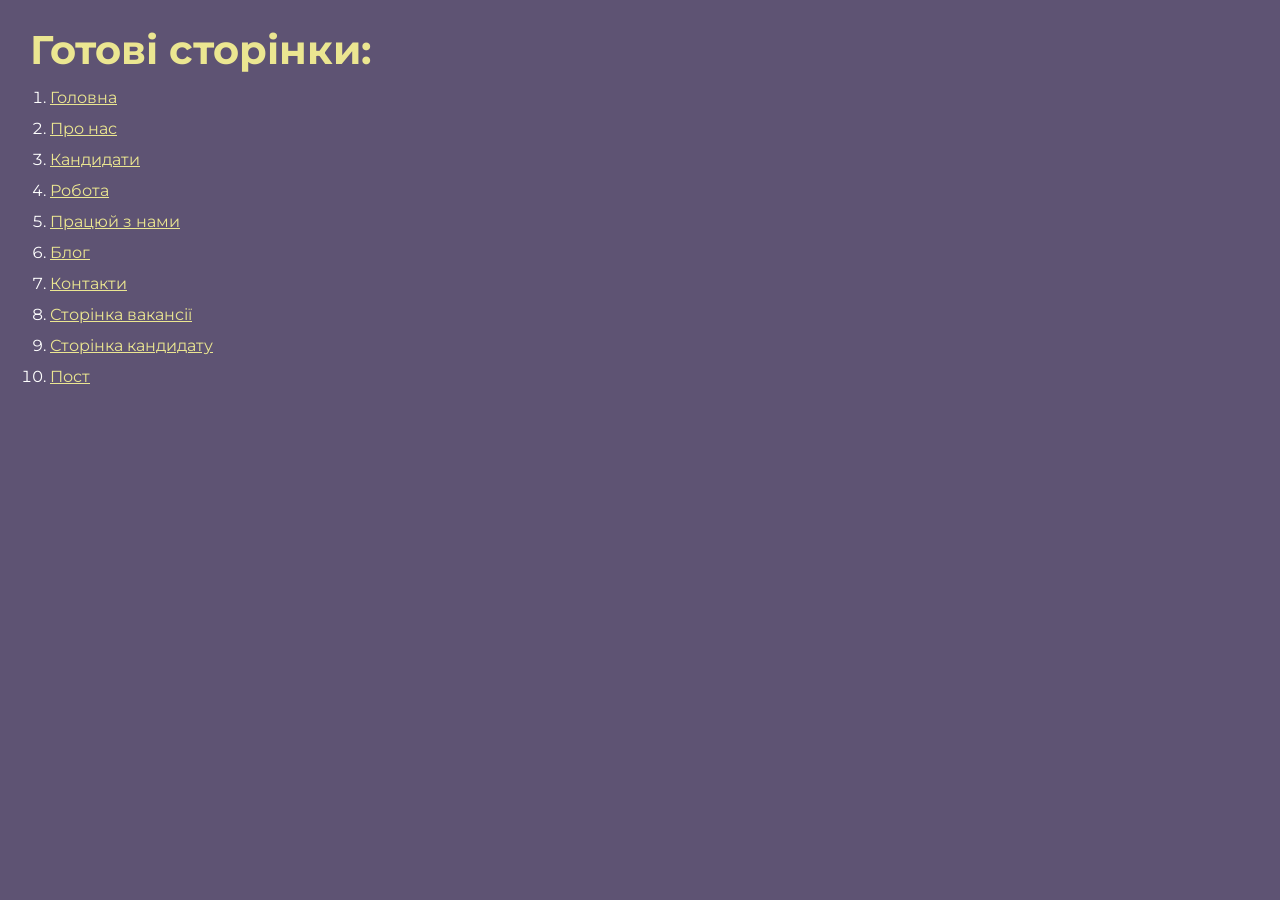
<file: index.html>
<!doctype html>
<html>

<head>
	<meta charset="UTF-8" />
	<meta name="viewport" content="width=device-width, initial-scale=1.0" />
	<title>Верстка «Cooley Recruit»</title>
</head>

<body>
	<div class="rootpage">
		<h1>Готові сторінки:</h1>
		<ol class="rootpage__list">
			<li><a target="_blank" href="home.html">Головна</a></li>
			<li><a target="_blank" href="about.html">Про нас</a></li>
			<li><a target="_blank" href="candidates.html">Кандидати</a></li>
			<li><a target="_blank" href="job.html">Робота</a></li>
			<li><a target="_blank" href="work.html">Працюй з нами</a></li>
			<li><a target="_blank" href="blog.html">Блог</a></li>
			<li><a target="_blank" href="contacts.html">Контакти</a></li>
			<li><a target="_blank" href="job-description.html">Сторінка вакансії</a></li>
			<li><a target="_blank" href="candidates-description.html">Сторінка кандидату</a></li>
			<li><a target="_blank" href="single.html">Пост</a></li>
		</ol>
	</div>
</body>
<style>
	@charset "UTF-8";
	@import url('https://fonts.googleapis.com/css?family=Montserrat:regular,700&display=swap');

	*,
	*::before,
	*::after {
		padding: 0px;
		margin: 0px;
		border: 0px;
		box-sizing: border-box;
	}

	html,
	body {
		height: 100%;
		margin: 0;
		padding: 0;
		min-width: 320px;
		width: 100%;
		color: #fff;
		background-color: #5e5373;
	}

	body {
		font-family: Montserrat;
		font-size: 100%;
		line-height: 1;
		font-size: 1rem;
	}

	a {
		text-decoration: underline;
		color: #ebe691;
	}

	a:visited {
		text-decoration: underline;
		color: #aaa768;
	}

	a:hover {
		text-decoration: none;
	}

	ul li {
		list-style: none;
	}

	img {
		vertical-align: top;
	}

	.wrapper {
		width: 100%;
		min-height: 100%;
		overflow: hidden;
	}

	.rootpage {
		padding: 30px;
		display: flex;
		flex-direction: column;
		align-items: flex-start;
	}

	@media (max-width: 767px) {
		.rootpage {
			padding: 30px 15px;
		}
	}

	h1 {
		color: #ebe691;
		font-size: 2.5rem;
		margin: 0px 0px 1.25rem 0px;
	}

	@media (max-width: 767px) {
		h1 {
			font-size: 1.85rem;
			margin: 0px 0px 1.25rem 0px;
		}
	}

	h2 {
		color: #ebe691;
		font-size: 1.25rem;
		margin: 0px 0px 1rem 0px;
	}

	@media (max-width: 767px) {
		h2 {
			font-size: 1.125rem;
			margin: 0px 0px 1rem 0px;
		}
	}

	.rootpage__info {
		line-height: 140%;
		margin: 0px 0px 1.5rem 0px;
	}

	.rootpage__list {
		margin: 0px 0px 2.25rem 1.25rem;
	}

	.rootpage__list li:not(:last-child) {
		margin: 0px 0px 15px 0px;
	}

	.rootpage__contacts,
	.rootpage__tnx {
		border-radius: 200px;
		padding: 20px 65px;
		line-height: 140%;
	}

	@media (max-width: 767px) {

		.rootpage__contacts,
		.rootpage__tnx {
			border-radius: 40px;
			padding: 20px;
		}
	}

	.rootpage__contacts {
		background: #32b5a4;
	}

	.rootpage__contacts a {
		color: #ebe691;
	}

	.rootpage__tnx {
		background: #c22d63;
		margin: 0px 0px 1rem 0px;
	}
</style>

</html>
</file>
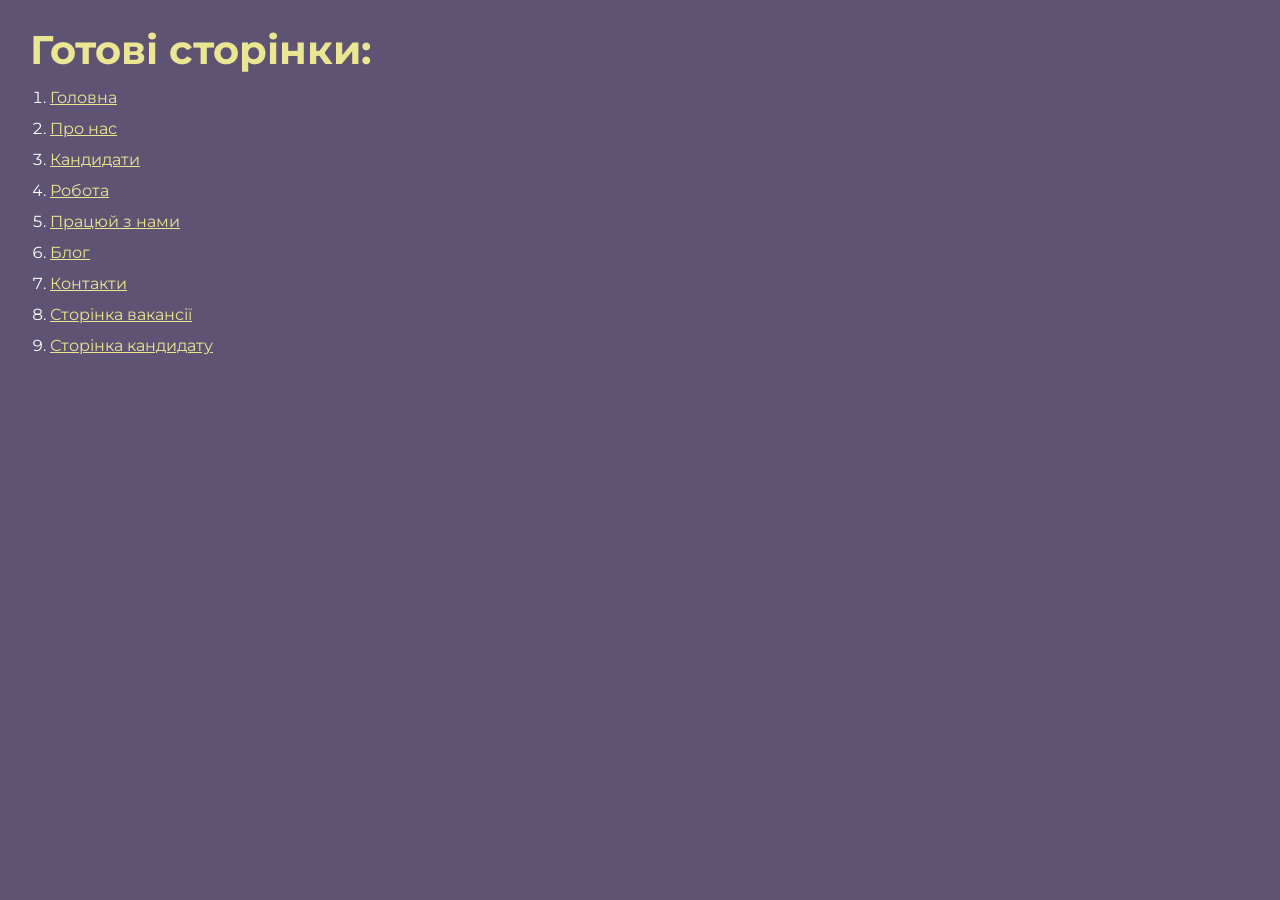
<file: img/index.html>
<!doctype html>
<html>

<head>
	<meta charset="UTF-8" />
	<meta name="viewport" content="width=device-width, initial-scale=1.0" />
	<title>Верстка «Cooley Recruit»</title>
</head>

<body>
	<div class="rootpage">
		<h1>Готові сторінки:</h1>
		<ol class="rootpage__list">
			<li><a target="_blank" href="home.html">Головна</a></li>
			<li><a target="_blank" href="about.html">Про нас</a></li>
			<li><a target="_blank" href="candidates.html">Кандидати</a></li>
			<li><a target="_blank" href="job.html">Робота</a></li>
			<li><a target="_blank" href="work.html">Працюй з нами</a></li>
			<li><a target="_blank" href="blog.html">Блог</a></li>
			<li><a target="_blank" href="contacts.html">Контакти</a></li>
			<li><a target="_blank" href="job-description.html">Сторінка вакансії</a></li>
			<li><a target="_blank" href="candidates-description.html">Сторінка кандидату</a></li>
		</ol>
	</div>
</body>
<style>
	@charset "UTF-8";
	@import url('https://fonts.googleapis.com/css?family=Montserrat:regular,700&display=swap');

	*,
	*::before,
	*::after {
		padding: 0px;
		margin: 0px;
		border: 0px;
		box-sizing: border-box;
	}

	html,
	body {
		height: 100%;
		margin: 0;
		padding: 0;
		min-width: 320px;
		width: 100%;
		color: #fff;
		background-color: #5e5373;
	}

	body {
		font-family: Montserrat;
		font-size: 100%;
		line-height: 1;
		font-size: 1rem;
	}

	a {
		text-decoration: underline;
		color: #ebe691;
	}

	a:visited {
		text-decoration: underline;
		color: #aaa768;
	}

	a:hover {
		text-decoration: none;
	}

	ul li {
		list-style: none;
	}

	img {
		vertical-align: top;
	}

	.wrapper {
		width: 100%;
		min-height: 100%;
		overflow: hidden;
	}

	.rootpage {
		padding: 30px;
		display: flex;
		flex-direction: column;
		align-items: flex-start;
	}

	@media (max-width: 767px) {
		.rootpage {
			padding: 30px 15px;
		}
	}

	h1 {
		color: #ebe691;
		font-size: 2.5rem;
		margin: 0px 0px 1.25rem 0px;
	}

	@media (max-width: 767px) {
		h1 {
			font-size: 1.85rem;
			margin: 0px 0px 1.25rem 0px;
		}
	}

	h2 {
		color: #ebe691;
		font-size: 1.25rem;
		margin: 0px 0px 1rem 0px;
	}

	@media (max-width: 767px) {
		h2 {
			font-size: 1.125rem;
			margin: 0px 0px 1rem 0px;
		}
	}

	.rootpage__info {
		line-height: 140%;
		margin: 0px 0px 1.5rem 0px;
	}

	.rootpage__list {
		margin: 0px 0px 2.25rem 1.25rem;
	}

	.rootpage__list li:not(:last-child) {
		margin: 0px 0px 15px 0px;
	}

	.rootpage__contacts,
	.rootpage__tnx {
		border-radius: 200px;
		padding: 20px 65px;
		line-height: 140%;
	}

	@media (max-width: 767px) {

		.rootpage__contacts,
		.rootpage__tnx {
			border-radius: 40px;
			padding: 20px;
		}
	}

	.rootpage__contacts {
		background: #32b5a4;
	}

	.rootpage__contacts a {
		color: #ebe691;
	}

	.rootpage__tnx {
		background: #c22d63;
		margin: 0px 0px 1rem 0px;
	}
</style>

</html>
</file>
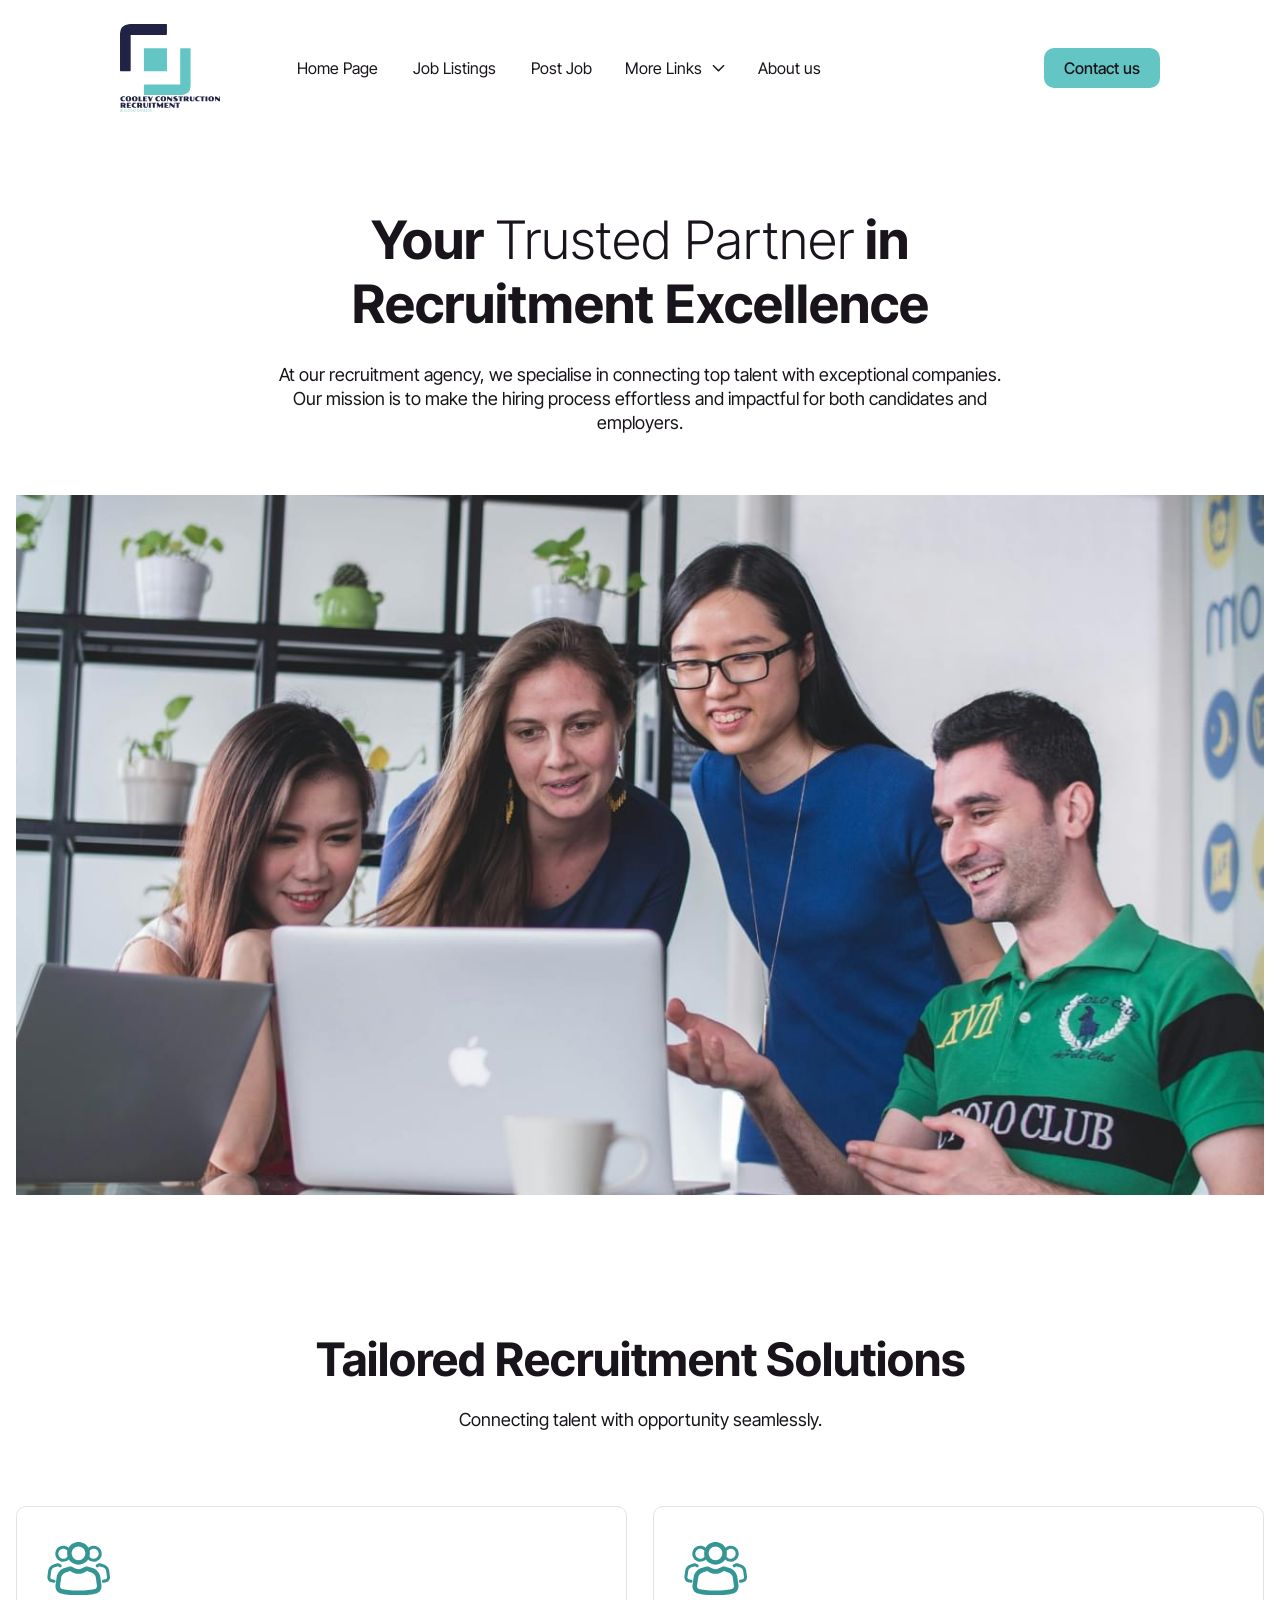
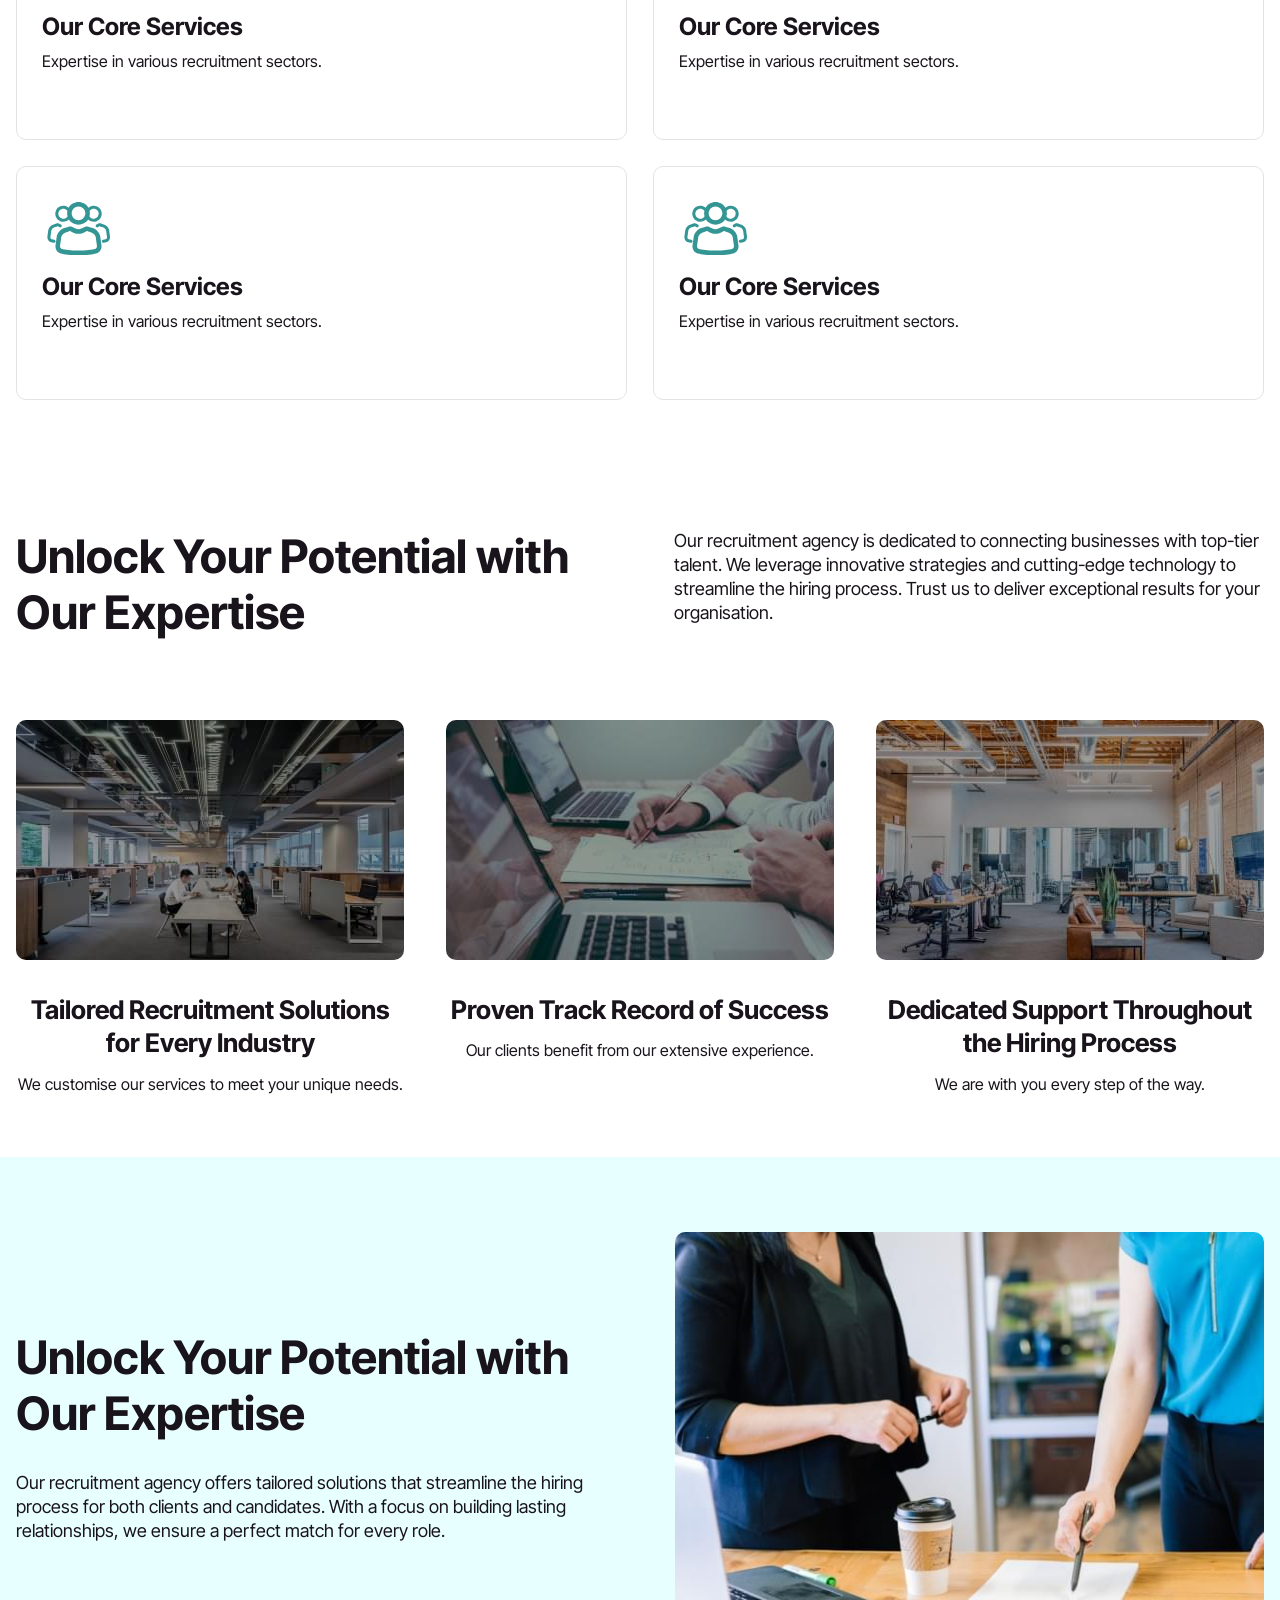
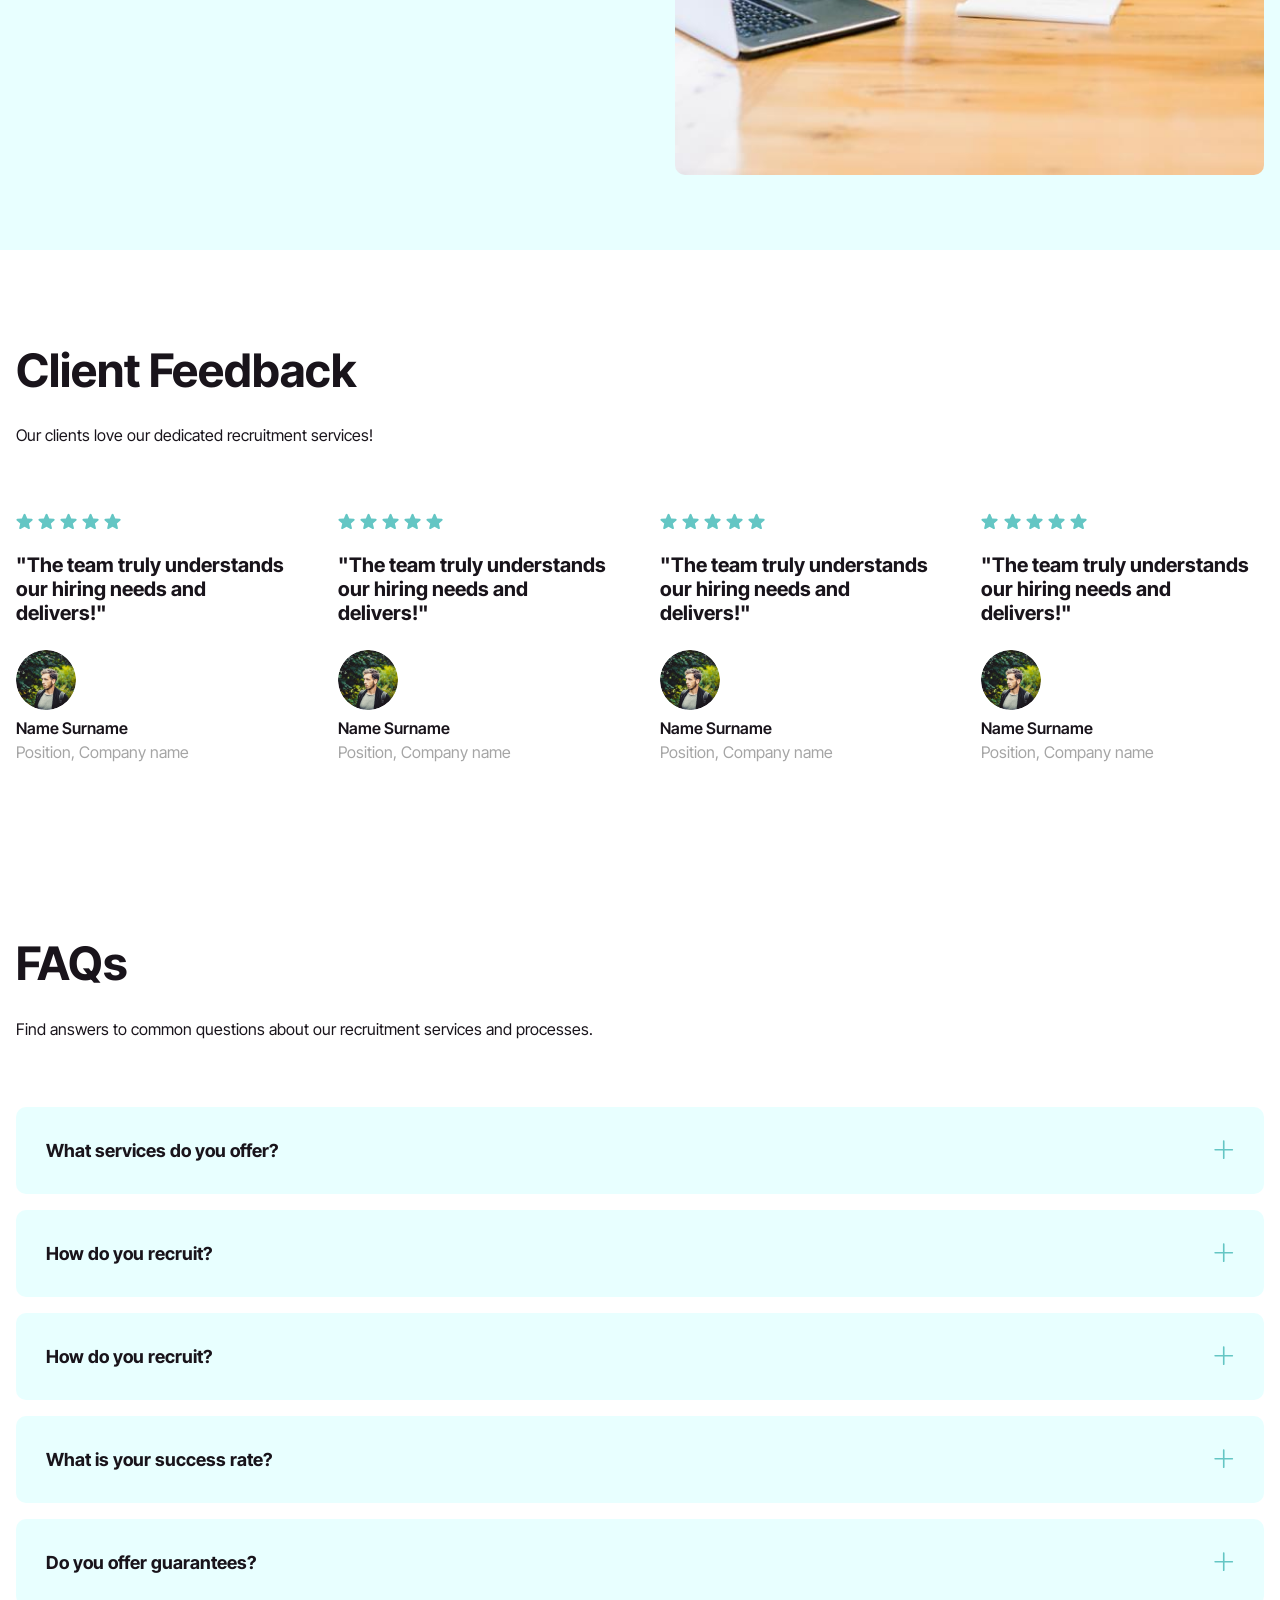
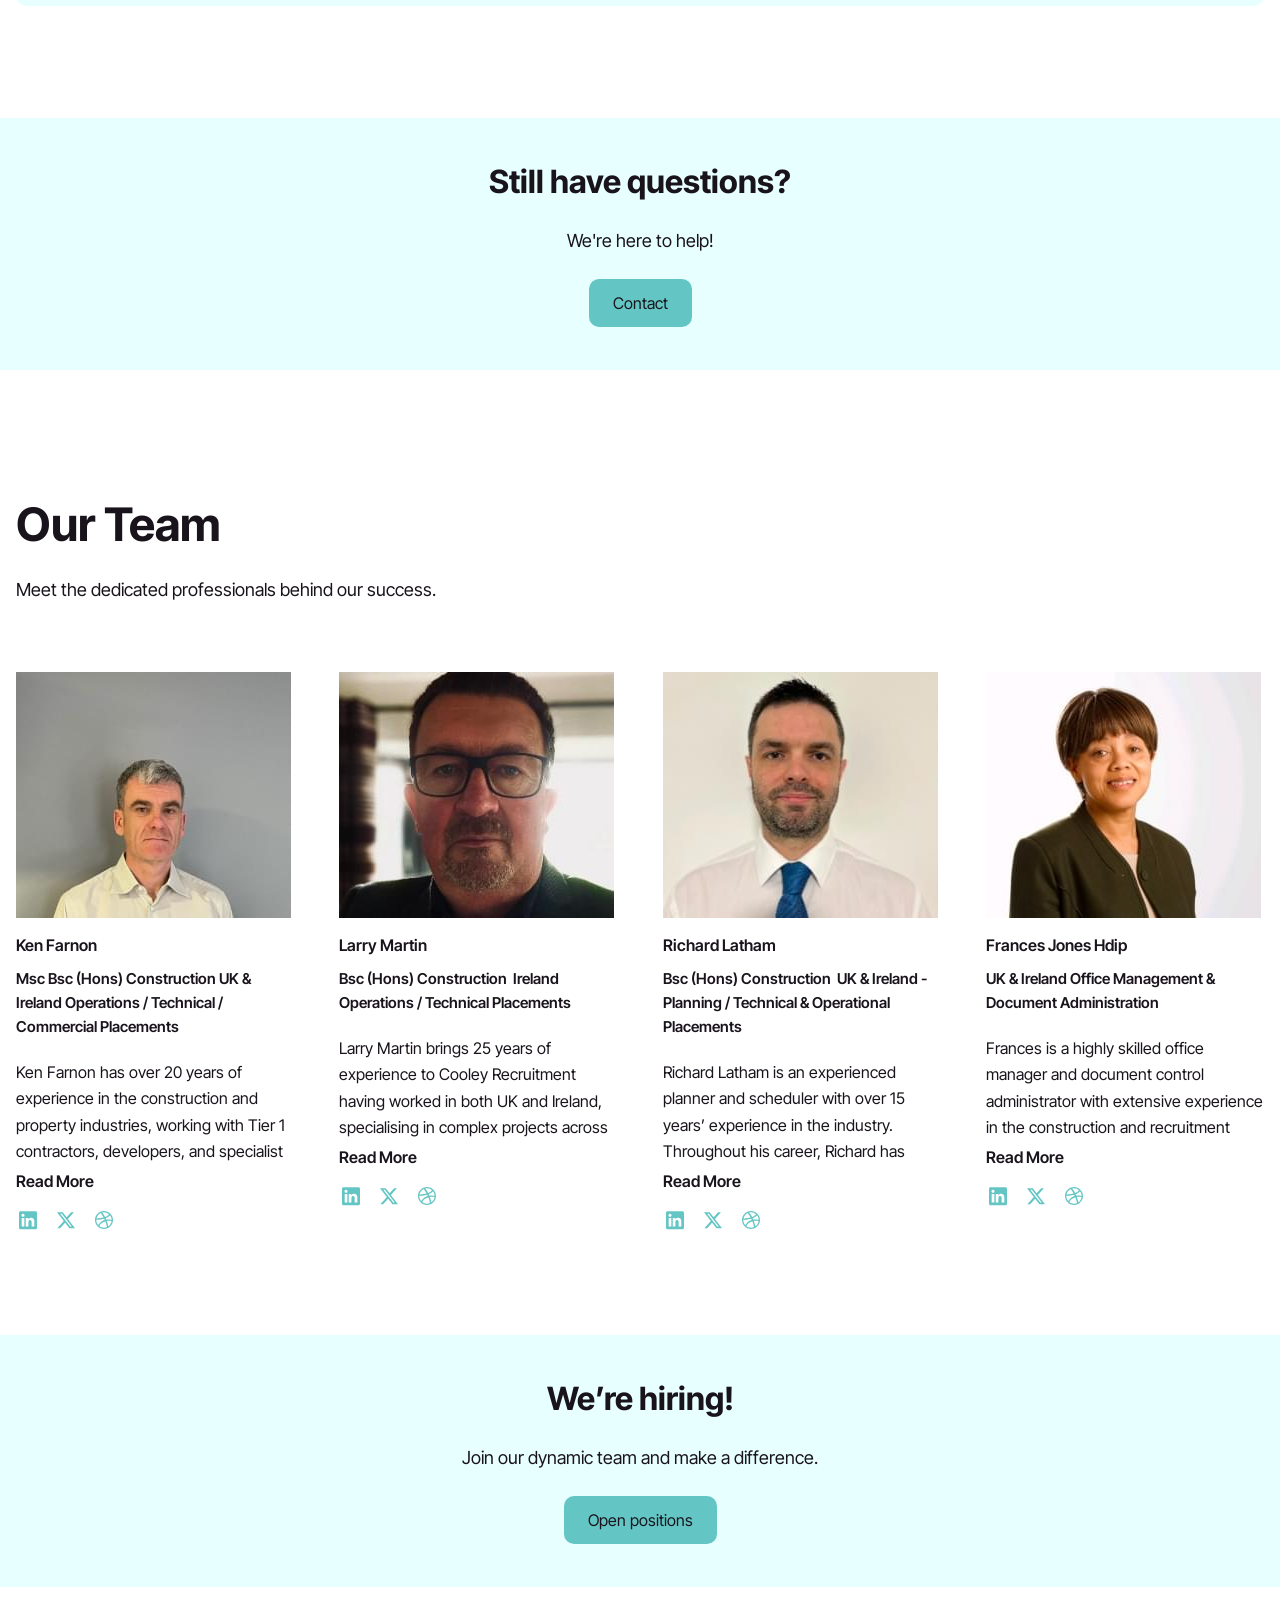
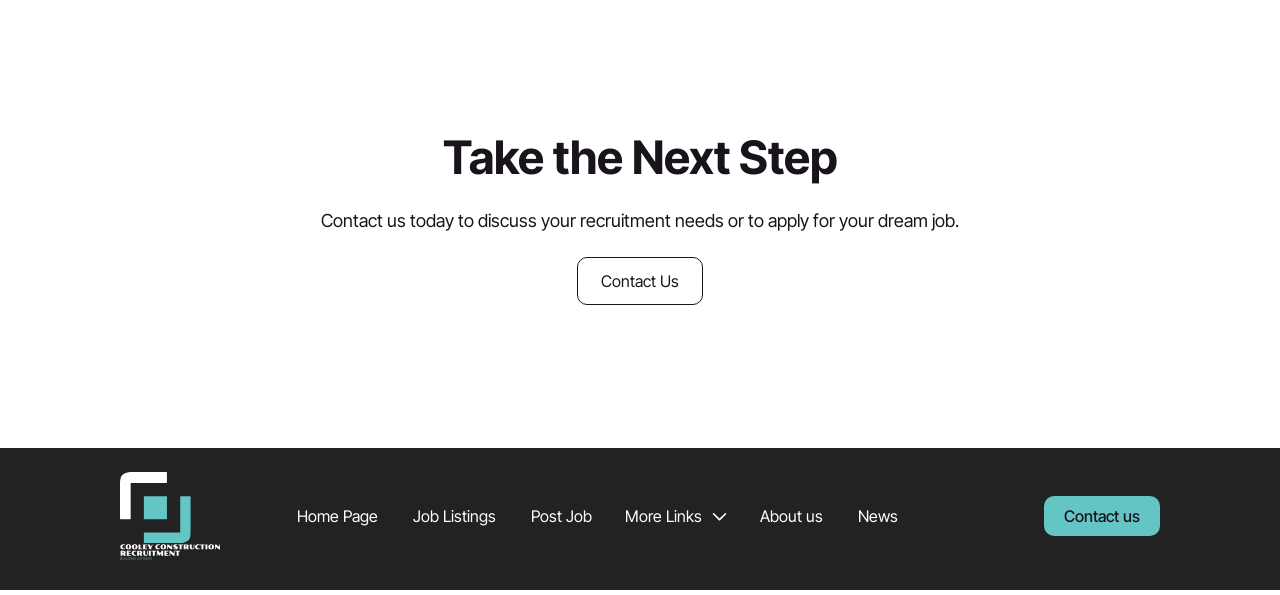
<file: about.html>
<!doctype html>
<html lang="en">

<head>
	<title>HomePage</title>
	<meta charset="UTF-8">
	<meta name="format-detection" content="telephone=no">
	<!-- <style>body{opacity: 0;}</style> -->
	<link rel="stylesheet" href="css/style.min.css?_v=20250203094543">
	<link rel="shortcut icon" href="favicon.ico">
	<!-- <meta name="robots" content="noindex, nofollow"> -->
	<meta name="viewport" content="width=device-width, initial-scale=1.0">
</head>

<body>
	<div class="wrapper">
		<header class="header">
			<div class="header__container-small">
				<a href="" class="header__logo"><img src="img/logo.svg" alt="Logo" /></a>
				<div class="header__menu menu">
					<nav class="menu__body">
						<ul class="menu__list">
							<li class="menu__item"><a href="" class="menu__link">Home Page</a></li>
							<li class="menu__item"><a href="" class="menu__link">Job Listings</a></li>
							<li class="menu__item"><a href="" class="menu__link">Post Job</a></li>
							<li class="menu__item">
								<div data-spollers data-spollers-speed="0" class="menu__spollers spollers">
									<div class="spollers__item spollers__details">
										<div data-spoller-close class="spollers__title spollers__summary">
											<span class="spollers__decor">More Links</span>
											<svg class="spollers__arrow">
												<use xlink:href="img/icons/icons.svg#spoller-arrow"></use>
											</svg>
										</div>
										<div class="spollers__body">
											<ul class="spollers__list">
												<li class="spollers__li">
													<img src="img/icons/candidates.svg" alt="Image" />
													<a href="#" class="spollers__link">
														Candidates
													</a>
												</li>
												<li class="spollers__li">
													<img src="img/icons/work.svg" alt="Image" />
													<a href="" class="spollers__link"> Work with Us </a>
												</li>
												<li class="spollers__li">
													<img src="img/icons/blog.svg" alt="Image" />
													<a href="" class="spollers__link"> Blog (NEWS) </a>
												</li>
											</ul>
										</div>
										</details>
									</div>
							</li>
							<li class="menu__item"><a href="" class="menu__link">About us</a></li>
						</ul>
						<a data-da=".menu__body, 479" href="" class="menu__button">Contact us</a>
					</nav>
				</div>
				<button type="button" class="menu__icon icon-menu"><span></span></button>
			</div>
		</header>

		<main class="page">
			<section class="page__partner partner-page">
				<div class="partner-page__container">
					<h1 class="partner-page__title title--decorated">
						Your <span>Trusted Partner</span> in Recruitment Excellence
					</h1>
					<p class="partner-page__text">
						At our recruitment agency, we specialise in connecting top talent with exceptional companies. Our mission
						is to make the hiring process effortless and impactful for both candidates and employers.
					</p>
					<img class="partner-page__image ibg" src="img/about/partner/image.jpg" alt="Image" />
				</div>
			</section>
			<section class="page__solutions solutions-page">
				<div class="solutions-page__container">
					<h2 class="solutions-page__title title title--center">Tailored Recruitment Solutions</h2>
					<p class="solutions-page__text">Connecting talent with opportunity seamlessly.</p>
					<div class="solutions-page__columns">
						<div class="solutions-page__column column-solutions">
							<img src="img/about/solutions/humans.svg" alt="Humans" class="column-solutions__icon" />
							<h3 class="column-solutions__title">Our Core Services</h3>
							<p class="column-solutions__text">Expertise in various recruitment sectors.</p>
							<!-- <a href="" class="column-solutions__link">Learn more</a> -->
						</div>
						<div class="solutions-page__column column-solutions">
							<img src="img/about/solutions/humans.svg" alt="Humans" class="column-solutions__icon" />
							<h3 class="column-solutions__title">Our Core Services</h3>
							<p class="column-solutions__text">Expertise in various recruitment sectors.</p>
							<!-- <a href="" class="column-solutions__link">Learn more</a> -->
						</div>
						<div class="solutions-page__column column-solutions">
							<img src="img/about/solutions/humans.svg" alt="Humans" class="column-solutions__icon" />
							<h3 class="column-solutions__title">Our Core Services</h3>
							<p class="column-solutions__text">Expertise in various recruitment sectors.</p>
							<!-- <a href="" class="column-solutions__link">Learn more</a> -->
						</div>
						<div class="solutions-page__column column-solutions">
							<img src="img/about/solutions/humans.svg" alt="Humans" class="column-solutions__icon" />
							<h3 class="column-solutions__title">Our Core Services</h3>
							<p class="column-solutions__text">Expertise in various recruitment sectors.</p>
							<!-- <a href="" class="column-solutions__link">Learn more</a> -->
						</div>
					</div>
				</div>
			</section>
			<section class="page__expertise expertise-page">
				<div class="expertise-page__container">
					<div class="expertise-page__header">
						<h2 class="expertise-page__title title">Unlock Your Potential with Our Expertise</h2>
						<p class="expertise-page__text">
							Our recruitment agency is dedicated to connecting businesses with top-tier talent. We leverage
							innovative strategies and cutting-edge technology to streamline the hiring process. Trust us to deliver
							exceptional results for your organisation.
						</p>
					</div>
					<div class="expertise-page__columns columns-expertise">
						<div class="columns-expertise__column">
							<img src="img/about/expertise/01.jpg" alt="Image" class="columns-expertise__image ibg" />
							<h3 class="columns-expertise__title">Tailored Recruitment Solutions for Every Industry</h3>
							<p class="columns-expertise__text">We customise our services to meet your unique needs.</p>
						</div>
						<div class="columns-expertise__column">
							<img src="img/about/expertise/02.jpg" alt="Image" class="columns-expertise__image ibg" />
							<h3 class="columns-expertise__title">Proven Track Record of Success</h3>
							<p class="columns-expertise__text">Our clients benefit from our extensive experience.</p>
						</div>
						<div class="columns-expertise__column">
							<img src="img/about/expertise/03.jpg" alt="Image" class="columns-expertise__image ibg" />
							<h3 class="columns-expertise__title">Dedicated Support Throughout the Hiring Process</h3>
							<p class="columns-expertise__text">We are with you every step of the way.</p>
						</div>
					</div>
				</div>
			</section>
			<section class="page__unlock unlock-page">
				<div class="unlock-page__container">
					<div class="unlock-page__content">
						<h2 class="unlock-page__title title">Unlock Your Potential with Our Expertise</h2>
						<p class="unlock-page__text">
							Our recruitment agency offers tailored solutions that streamline the hiring process for both clients and
							candidates. With a focus on building lasting relationships, we ensure a perfect match for every role.
						</p>
					</div>
					<div data-da=".unlock-page__content, 767.98, 1" class="unlock-page__decor">
						<img src="img/about/unlock/image.jpg" alt="Image" class="unlock-page__image" />
					</div>
				</div>
			</section>
			<section class="page__feedback feedback-page">
				<div class="feedback-page__container">
					<h2 class="feedback-page__title title">Client Feedback</h2>
					<p class="feedback-page__text">Our clients love our dedicated recruitment services!</p>
					<div class="feedback-page__columns columns-feedback">
						<div class="columns-feedback__column">
							<div class="columns-feedback__rating">
								<svg class="columns-feedback__star">
									<use xlink:href="img/icons/icons.svg#star-rating"></use>
								</svg>
								<svg class="columns-feedback__star">
									<use xlink:href="img/icons/icons.svg#star-rating"></use>
								</svg>
								<svg class="columns-feedback__star">
									<use xlink:href="img/icons/icons.svg#star-rating"></use>
								</svg>
								<svg class="columns-feedback__star">
									<use xlink:href="img/icons/icons.svg#star-rating"></use>
								</svg>
								<svg class="columns-feedback__star">
									<use xlink:href="img/icons/icons.svg#star-rating"></use>
								</svg>
							</div>
							<p class="columns-feedback__text">"The team truly understands our hiring needs and delivers!"</p>
							<img class="columns-feedback__image" src="img/about/feedback/reviewer.png" alt="Image" />
							<div class="columns-feedback__name"><span>Name Surname</span></div>
							<div class="columns-feedback__position"><span>Position, Company name</span></div>
						</div>
						<div class="columns-feedback__column">
							<div class="columns-feedback__rating">
								<svg class="columns-feedback__star">
									<use xlink:href="img/icons/icons.svg#star-rating"></use>
								</svg>
								<svg class="columns-feedback__star">
									<use xlink:href="img/icons/icons.svg#star-rating"></use>
								</svg>
								<svg class="columns-feedback__star">
									<use xlink:href="img/icons/icons.svg#star-rating"></use>
								</svg>
								<svg class="columns-feedback__star">
									<use xlink:href="img/icons/icons.svg#star-rating"></use>
								</svg>
								<svg class="columns-feedback__star">
									<use xlink:href="img/icons/icons.svg#star-rating"></use>
								</svg>
							</div>
							<p class="columns-feedback__text">"The team truly understands our hiring needs and delivers!"</p>
							<img class="columns-feedback__image" src="img/about/feedback/reviewer.png" alt="Image" />
							<div class="columns-feedback__name"><span>Name Surname</span></div>
							<div class="columns-feedback__position"><span>Position, Company name</span></div>
						</div>
						<div class="columns-feedback__column">
							<div class="columns-feedback__rating">
								<svg class="columns-feedback__star">
									<use xlink:href="img/icons/icons.svg#star-rating"></use>
								</svg>
								<svg class="columns-feedback__star">
									<use xlink:href="img/icons/icons.svg#star-rating"></use>
								</svg>
								<svg class="columns-feedback__star">
									<use xlink:href="img/icons/icons.svg#star-rating"></use>
								</svg>
								<svg class="columns-feedback__star">
									<use xlink:href="img/icons/icons.svg#star-rating"></use>
								</svg>
								<svg class="columns-feedback__star">
									<use xlink:href="img/icons/icons.svg#star-rating"></use>
								</svg>
							</div>
							<p class="columns-feedback__text">"The team truly understands our hiring needs and delivers!"</p>
							<img class="columns-feedback__image" src="img/about/feedback/reviewer.png" alt="Image" />
							<div class="columns-feedback__name"><span>Name Surname</span></div>
							<div class="columns-feedback__position"><span>Position, Company name</span></div>
						</div>
						<div class="columns-feedback__column">
							<div class="columns-feedback__rating">
								<svg class="columns-feedback__star">
									<use xlink:href="img/icons/icons.svg#star-rating"></use>
								</svg>
								<svg class="columns-feedback__star">
									<use xlink:href="img/icons/icons.svg#star-rating"></use>
								</svg>
								<svg class="columns-feedback__star">
									<use xlink:href="img/icons/icons.svg#star-rating"></use>
								</svg>
								<svg class="columns-feedback__star">
									<use xlink:href="img/icons/icons.svg#star-rating"></use>
								</svg>
								<svg class="columns-feedback__star">
									<use xlink:href="img/icons/icons.svg#star-rating"></use>
								</svg>
							</div>
							<p class="columns-feedback__text">"The team truly understands our hiring needs and delivers!"</p>
							<img class="columns-feedback__image" src="img/about/feedback/reviewer.png" alt="Image" />
							<div class="columns-feedback__name"><span>Name Surname</span></div>
							<div class="columns-feedback__position"><span>Position, Company name</span></div>
						</div>
					</div>
				</div>
			</section>
			<section class="page__faq faq-page">
				<div class="faq-page__container">
					<h2 class="faq-page__title title">FAQs</h2>
					<p class="faq-page__text">Find answers to common questions about our recruitment services and processes.</p>
					<div data-spollers data-spollers-speed="0" class="faq-page__spollers spollers-faq">
						<div class="spollers-faq__item spollers__details">
							<div class="spollers-faq__title spollers__summary">
								What services do you offer?
								<svg>
									<use xlink:href="img/icons/icons.svg#spoller-open"></use>
								</svg>
							</div>
							<div class="spollers-faq__body">
								We offer a comprehensive range of recruitment services including talent acquisition, candidate
								screening, and workforce planning. Our tailored solutions cater to various industries, ensuring we
								meet the specific needs of our clients. Let us help you find the right talent for your organisation.
							</div>
						</div>
						<div class="spollers-faq__item spollers__details">
							<div class="spollers-faq__title spollers__summary">
								How do you recruit?
								<svg>
									<use xlink:href="img/icons/icons.svg#spoller-open"></use>
								</svg>
							</div>
							<div class="spollers-faq__body">
								We offer a comprehensive range of recruitment services including talent acquisition, candidate
								screening, and workforce planning. Our tailored solutions cater to various industries, ensuring we
								meet the specific needs of our clients. Let us help you find the right talent for your organisation.
							</div>
						</div>
						<div class="spollers-faq__item spollers__details">
							<div class="spollers-faq__title spollers__summary">
								How do you recruit?
								<svg>
									<use xlink:href="img/icons/icons.svg#spoller-open"></use>
								</svg>
							</div>
							<div class="spollers-faq__body">
								We offer a comprehensive range of recruitment services including talent acquisition, candidate
								screening, and workforce planning. Our tailored solutions cater to various industries, ensuring we
								meet the specific needs of our clients. Let us help you find the right talent for your organisation.
							</div>
						</div>
						<div class="spollers-faq__item spollers__details">
							<div class="spollers-faq__title spollers__summary">
								What is your success rate?
								<svg>
									<use xlink:href="img/icons/icons.svg#spoller-open"></use>
								</svg>
							</div>
							<div class="spollers-faq__body">
								We offer a comprehensive range of recruitment services including talent acquisition, candidate
								screening, and workforce planning. Our tailored solutions cater to various industries, ensuring we
								meet the specific needs of our clients. Let us help you find the right talent for your organisation.
							</div>
						</div>
						<div class="spollers-faq__item spollers__details">
							<div class="spollers-faq__title spollers__summary">
								Do you offer guarantees?
								<svg>
									<use xlink:href="img/icons/icons.svg#spoller-open"></use>
								</svg>
							</div>
							<div class="spollers-faq__body">
								We offer a comprehensive range of recruitment services including talent acquisition, candidate
								screening, and workforce planning. Our tailored solutions cater to various industries, ensuring we
								meet the specific needs of our clients. Let us help you find the right talent for your organisation.
							</div>
						</div>
					</div>
				</div>
			</section>
			<section class="page__help help-page">
				<div class="help-page__container">
					<h2 class="help-page__title">Still have questions?</h2>
					<p class="help-page__text">We're here to help!</p>
					<a href="" class="help-page__button buttons-group__fill">Contact</a>
				</div>
			</section>

			<section class="page__team team-page">
				<div class="team-page__container">
					<h2 class="team-page__title title">Our Team</h2>
					<p class="team-page__text">Meet the dedicated professionals behind our success.</p>
					<div class="team-page__columns columns-team">
						<div class="columns-team__column">
							<img src="img/about/team/01.jpg" alt="" class="columns-team__image" />
							<div class="columns-team__name"><span>Ken Farnon</span></div>
							<div class="columns-team__position">
								<span>Msc Bsc (Hons) Construction UK & Ireland Operations / Technical / Commercial Placements </span>
							</div>
							<div data-showmore class="columns-team__descr">
								<div data-showmore-content="110" class="columns-team__content">
									<p class="columns-team__about">
										Ken Farnon has over 20 years of experience in the construction and property industries, working
										with Tier 1 contractors, developers, and specialist sub-contractors. His extensive background of
										experience has equipped him with a deep and thorough understanding of all construction
										disciplines, making him highly knowledgeable and efficient in managing projects, with a strong
										reputation for his expertise, Ken has developed a solid track record in delivering successful
										outcomes across a variet of construction sectors.
									</p>
								</div>
								<button hidden data-showmore-button type="button" class="columns-team__more">
									<span>Read More</span><span>Hide</span>
								</button>
							</div>

							<div class="columns-team__socials">
								<a href="" class="columns-team__link">
									<img src="img/about/team/icons/linked-in.svg" alt="Social" class="columns-team__social" />
								</a>
								<a href="" class="columns-team__link">
									<img src="img/about/team/icons/x.svg" alt="Social" class="columns-team__social" />
								</a>
								<a href="" class="columns-team__link">
									<img src="img/about/team/icons/dribble.svg" alt="Social" class="columns-team__social" />
								</a>
							</div>
						</div>
						<div class="columns-team__column">
							<img src="img/about/team/02.jpg" alt="" class="columns-team__image" />
							<div class="columns-team__name"><span>Larry Martin</span></div>
							<div class="columns-team__position">
								<span>Bsc (Hons) Construction  Ireland Operations / Technical Placements </span>
							</div>
							<div data-showmore class="columns-team__descr">
								<div data-showmore-content="110" class="columns-team__content">
									<p class="columns-team__about">
										Larry Martin brings 25 years of experience to Cooley Recruitment having worked in both UK and
										Ireland, specialising in complex projects across various sectors. Throughout his career, he has
										held numerous senior positions with tier contractors and developers, showcasing his leadership
										and expertise. Larry is technically acute, with a strong blend of technical and commercial
										knowledge that enables him to drive project success and deliver results. His extensive background
										in managing large-scale projects and his ability to navigate both the technical and financial
										aspects of the development make him highly respected.
									</p>
								</div>
								<button hidden data-showmore-button type="button" class="columns-team__more">
									<span>Read More</span><span>Hide</span>
								</button>
							</div>

							<div class="columns-team__socials">
								<a href="" class="columns-team__link">
									<img src="img/about/team/icons/linked-in.svg" alt="Social" class="columns-team__social" />
								</a>
								<a href="" class="columns-team__link">
									<img src="img/about/team/icons/x.svg" alt="Social" class="columns-team__social" />
								</a>
								<a href="" class="columns-team__link">
									<img src="img/about/team/icons/dribble.svg" alt="Social" class="columns-team__social" />
								</a>
							</div>
						</div>
						<div class="columns-team__column">
							<img src="img/about/team/03.jpg" alt="" class="columns-team__image" />
							<div class="columns-team__name"><span>Richard Latham</span></div>
							<div class="columns-team__position">
								<span>Bsc (Hons) Construction  UK & Ireland -Planning / Technical & Operational Placements  </span>
							</div>
							<div data-showmore class="columns-team__descr">
								<div data-showmore-content="110" class="columns-team__content">
									<p class="columns-team__about">
										Richard Latham is an experienced planner and scheduler with over 15 years’ experience in the
										industry. Throughout his career, Richard has worked in a variety of operational and construction
										planning roles, homing his skills through a combination of diligence, strategic insight, and
										independent knowledge, his comprehensive experience allows him to efficiently manage complex
										projects and ensure optimal scheduling and planning outcomes. Richard’s approach is grounded in
										his deep understanding of both operational processes and the nuances of effective project
										management making him a valuable asset in any construction planning capacity.
									</p>
								</div>
								<button hidden data-showmore-button type="button" class="columns-team__more">
									<span>Read More</span><span>Hide</span>
								</button>
							</div>

							<div class="columns-team__socials">
								<a href="" class="columns-team__link">
									<img src="img/about/team/icons/linked-in.svg" alt="Social" class="columns-team__social" />
								</a>
								<a href="" class="columns-team__link">
									<img src="img/about/team/icons/x.svg" alt="Social" class="columns-team__social" />
								</a>
								<a href="" class="columns-team__link">
									<img src="img/about/team/icons/dribble.svg" alt="Social" class="columns-team__social" />
								</a>
							</div>
						</div>
						<div class="columns-team__column">
							<img src="img/about/team/04.jpg" alt="" class="columns-team__image" />
							<div class="columns-team__name"><span>Frances Jones Hdip</span></div>
							<div class="columns-team__position">
								<span>UK & Ireland Office Management & Document Administration </span>
							</div>
							<div data-showmore class="columns-team__descr">
								<div data-showmore-content="110" class="columns-team__content">
									<p class="columns-team__about">
										Frances is a highly skilled office manager and document control administrator with extensive
										experience in the construction and recruitment industries, over the years, she has become an
										indispensable asset to every team she’s been part, combining her proficiency and attention to
										detail with a strong work ethic and problem solving skills, known for he organisational abilities
										and astute management of documentation, Frances has consistently helped streamline office
										operations and ensure seamless project execution.
									</p>
								</div>
								<button hidden data-showmore-button type="button" class="columns-team__more">
									<span>Read More</span><span>Hide</span>
								</button>
							</div>

							<div class="columns-team__socials">
								<a href="" class="columns-team__link">
									<img src="img/about/team/icons/linked-in.svg" alt="Social" class="columns-team__social" />
								</a>
								<a href="" class="columns-team__link">
									<img src="img/about/team/icons/x.svg" alt="Social" class="columns-team__social" />
								</a>
								<a href="" class="columns-team__link">
									<img src="img/about/team/icons/dribble.svg" alt="Social" class="columns-team__social" />
								</a>
							</div>
						</div>
					</div>
				</div>
			</section>

			<section class="page__hiring hiring-page">
				<div class="hiring-page__container">
					<h2 class="hiring-page__title">We’re hiring!</h2>
					<p class="hiring-page__text">Join our dynamic team and make a difference.</p>
					<a href="" class="hiring-page__button buttons-group__fill">Open positions</a>
				</div>
			</section>
			<section class="page__step step-page">
				<div class="step-page__container">
					<h2 class="step-page__title title">Take the Next Step</h2>
					<p class="step-page__text">
						Contact us today to discuss your recruitment needs or to apply for your dream job.
					</p>
					<div class="step-page__buttons buttons-group">
						<a href="" class="step-page__button buttons-group__border">Contact Us</a>
					</div>
				</div>
			</section>
		</main>
		<footer class="footer">
			<div class="footer__container-small">
				<a href="" class="footer__logo"><img src="img/footer-logo.svg" alt="Logo" /></a>
				<div class="footer__menu-footer menu-footer">
					<nav class="menu-footer__body">
						<ul class="menu-footer__list">
							<li class="menu-footer__item"><a href="" class="menu-footer__link">Home Page</a></li>
							<li class="menu-footer__item"><a href="" class="menu-footer__link">Job Listings</a></li>
							<li class="menu-footer__item"><a href="" class="menu-footer__link">Post Job</a></li>
							<li class="menu-footer__item">
								<div data-spollers data-spollers-speed="0" class="menu-footer__spollers spollers-footer">
									<div class="spollers-footer__item spollers__details">
										<div data-spoller-close class="spollers-footer__title spollers__summary">
											<span class="spollers-footer__decor">More Links</span>
											<svg class="spollers-footer__arrow">
												<use xlink:href="img/icons/icons.svg#spoller-arrow"></use>
											</svg>
										</div>
										<div class="spollers-footer__body">
											<ul class="spollers-footer__list">
												<li class="spollers-footer__li"><a href="#" class="spollers-footer__link">Candidates</a></li>
												<li class="spollers-footer__li"><a href="" class="spollers-footer__link">Job</a></li>
												<li class="spollers-footer__li"><a href="" class="spollers-footer__link">Work with Us</a></li>
												<li class="spollers-footer__li"><a href="" class="spollers-footer__link">Blog (NEWS)</a></li>
											</ul>
										</div>
									</div>
								</div>
							</li>
							<li class="menu-footer__item"><a href="" class="menu-footer__link">About us</a></li>
							<li class="menu-footer__item"><a href="" class="menu-footer__link">News</a></li>
						</ul>
						<a data-da=".footer__container-small, 850, 2" href="" class="menu-footer__button">Contact us</a>
					</nav>
				</div>
			</div>
		</footer>

	</div>
	<script src="js/app.min.js?_v=20250203094543"></script>
</body>

</html>
</file>
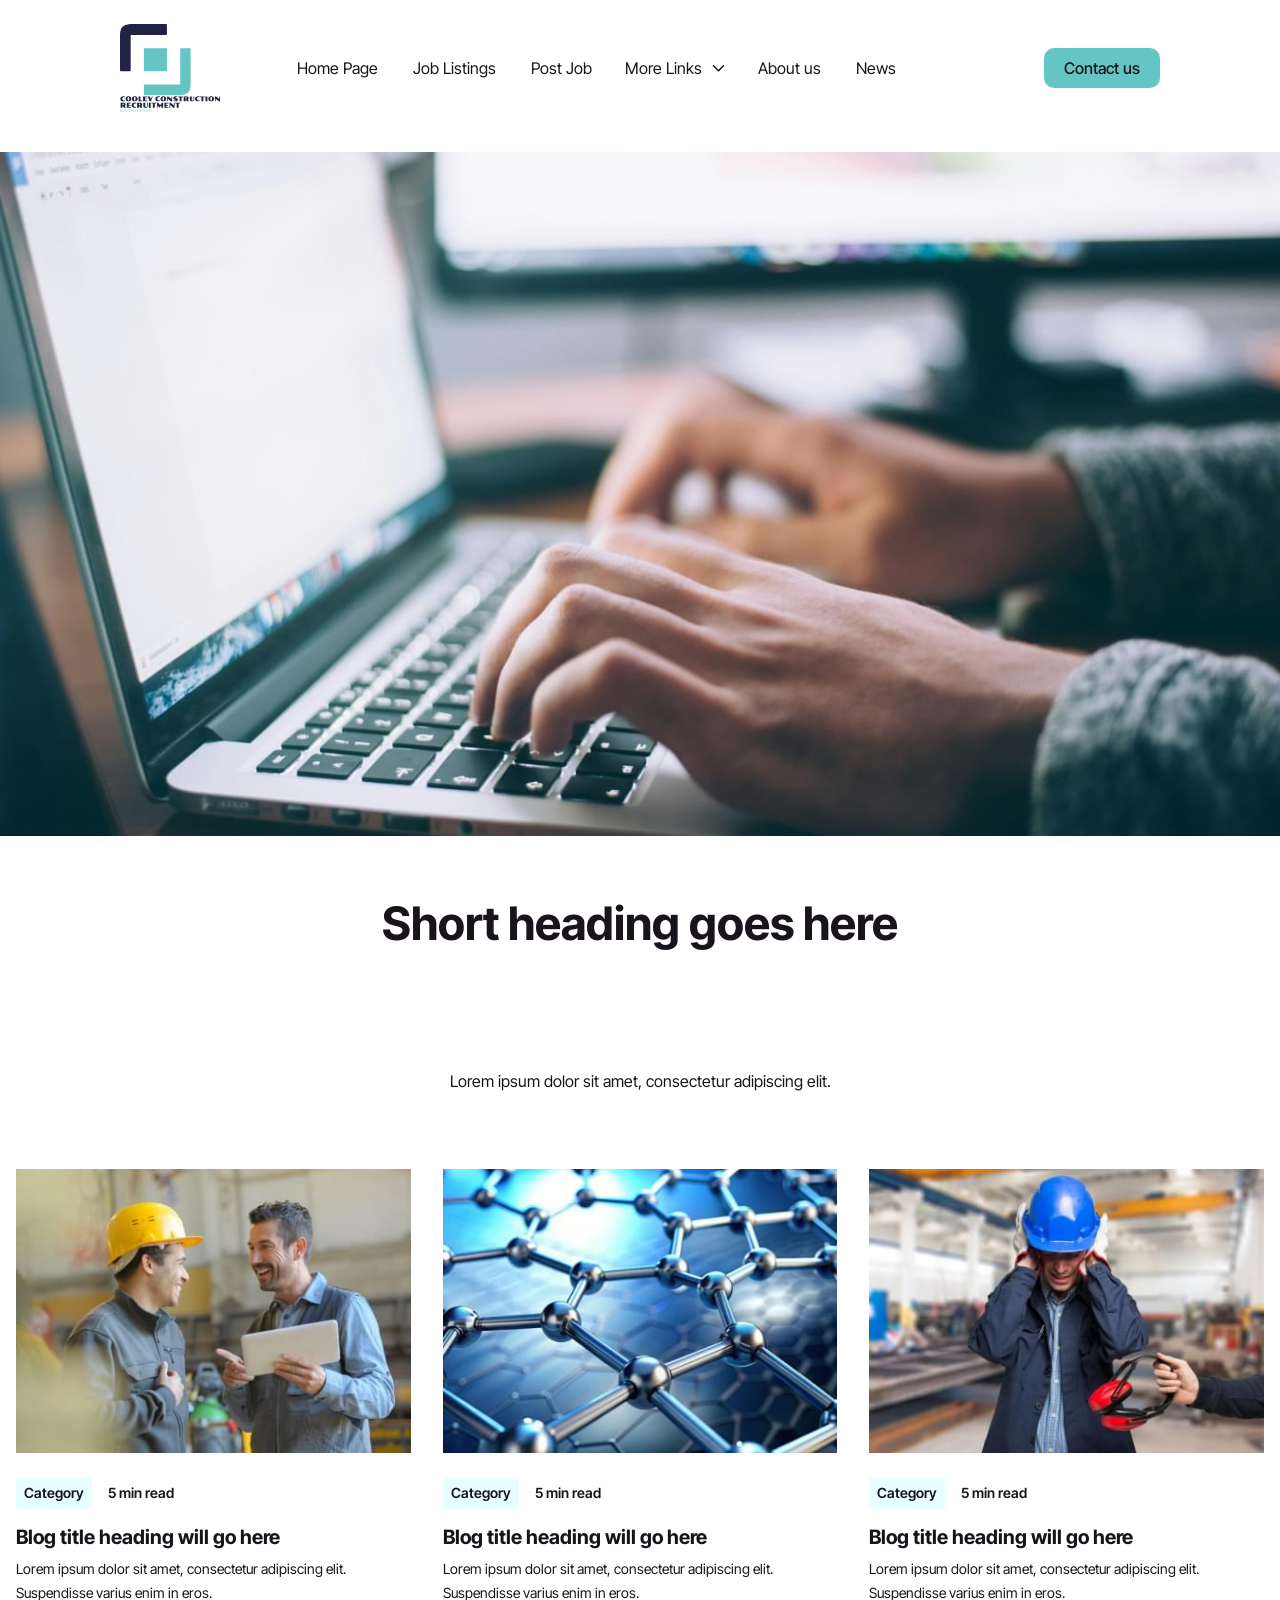
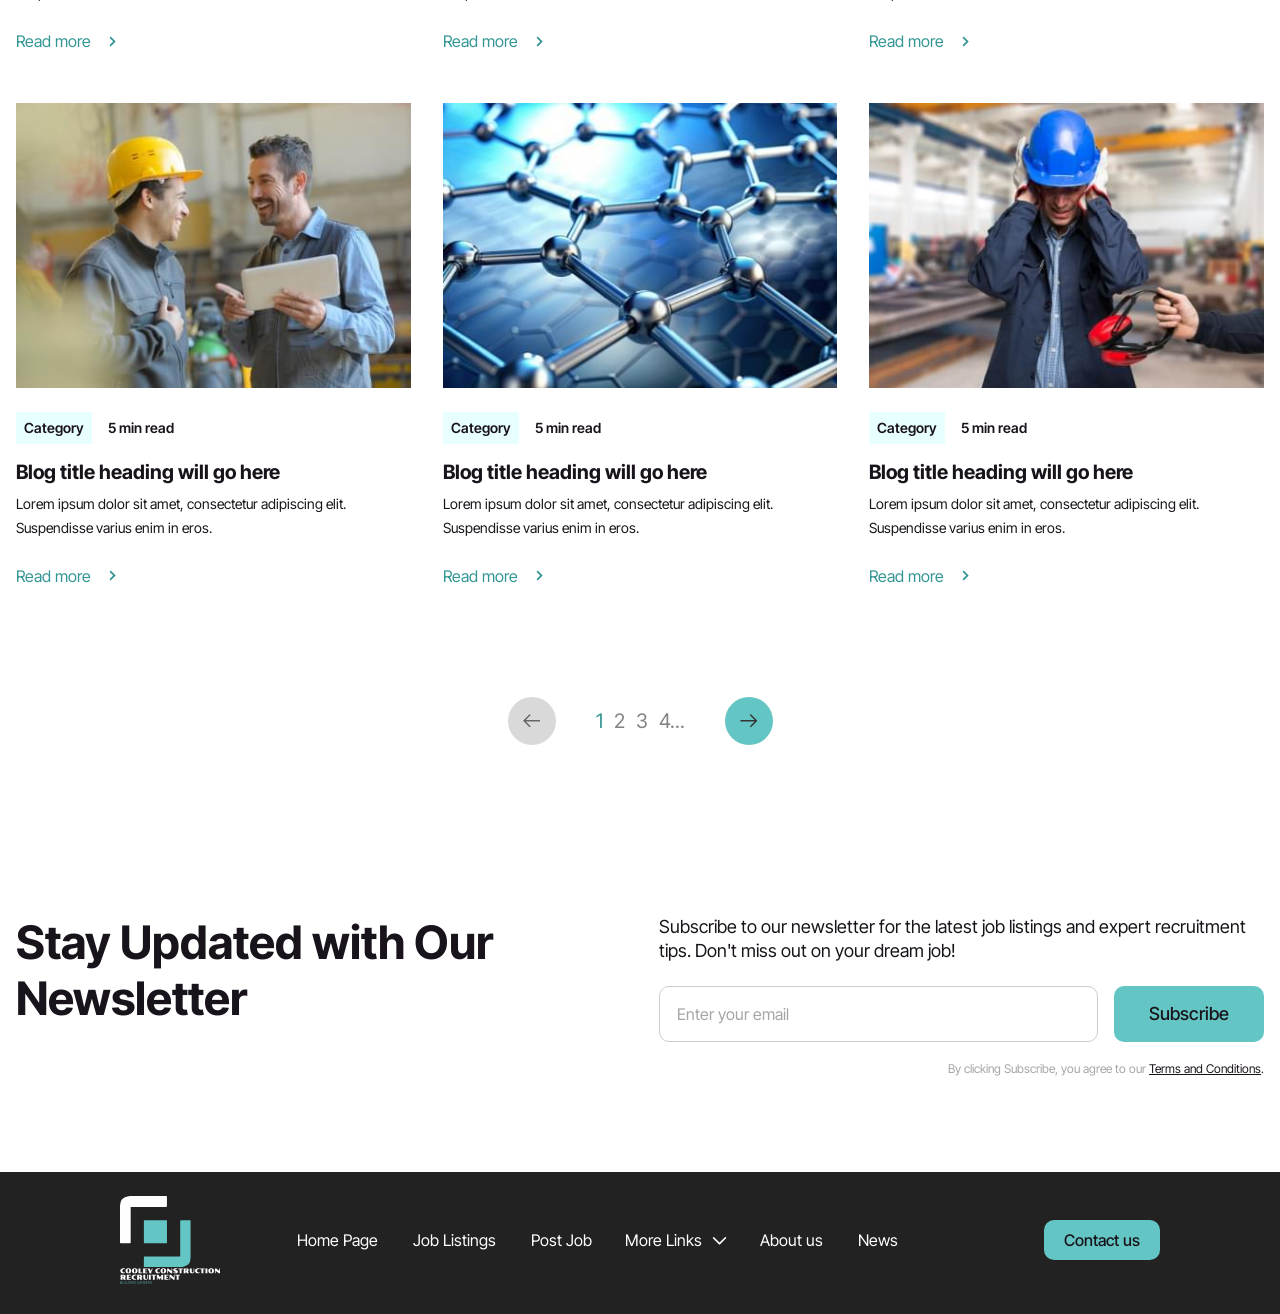
<file: blog.html>
<!doctype html>
<html lang="en">

<head>
	<title>HomePage</title>
	<meta charset="UTF-8">
	<meta name="format-detection" content="telephone=no">
	<!-- <style>body{opacity: 0;}</style> -->
	<link rel="stylesheet" href="css/style.min.css?_v=20250123085743">
	<link rel="shortcut icon" href="favicon.ico">
	<!-- <meta name="robots" content="noindex, nofollow"> -->
	<meta name="viewport" content="width=device-width, initial-scale=1.0">
</head>

<body>
	<div class="wrapper">
		<header class="header">
			<div class="header__container-small">
				<a href="" class="header__logo"><img src="img/logo.svg" alt="Logo" /></a>
				<div class="header__menu menu">
					<nav class="menu__body">
						<ul class="menu__list">
							<li class="menu__item"><a href="" class="menu__link">Home Page</a></li>
							<li class="menu__item"><a href="" class="menu__link">Job Listings</a></li>
							<li class="menu__item"><a href="" class="menu__link">Post Job</a></li>
							<li class="menu__item">
								<div data-spollers data-spollers-speed="0" class="menu__spollers spollers">
									<div class="spollers__item spollers__details">
										<div data-spoller-close class="spollers__title spollers__summary">
											<span class="spollers__decor">More Links</span>
											<svg class="spollers__arrow">
												<use xlink:href="img/icons/icons.svg#spoller-arrow"></use>
											</svg>
										</div>
										<div class="spollers__body">
											<ul class="spollers__list">
												<li class="spollers__li">
													<img src="img/icons/candidates.svg" alt="Image" />
													<a href="#" class="spollers__link">
														Candidates
													</a>
												</li>
												<li class="spollers__li">
													<img src="img/icons/work.svg" alt="Image" />
													<a href="" class="spollers__link"> Work with Us </a>
												</li>
												<li class="spollers__li">
													<img src="img/icons/blog.svg" alt="Image" />
													<a href="" class="spollers__link"> Blog (NEWS) </a>
												</li>
											</ul>
										</div>
										</details>
									</div>
							</li>
							<li class="menu__item"><a href="" class="menu__link">About us</a></li>
							<li class="menu__item"><a href="" class="menu__link">News</a></li>
						</ul>
						<a data-da=".menu__body, 479" href="" class="menu__button">Contact us</a>
					</nav>
				</div>
				<button type="button" class="menu__icon icon-menu"><span></span></button>
			</div>
		</header>

		<main class="page">
			<div class="page__image image-page">
				<img src="img/blog/image.jpg" alt="Image" />
			</div>
			<section class="page__blog blog-page">
				<div class="blog-page__container">
					<div class="blog-page__title title title--center">
						<h1>Short heading goes here</h1>
					</div>
					<div class="blog-page__text">
						<p>Lorem ipsum dolor sit amet, consectetur adipiscing elit.</p>
					</div>

					<div class="blog-page__articles articles-blog">
						<article class="articles-blog__article">
							<a href="" class="articles-blog__image">
								<img src="img/blog/posts/01.jpg" alt="Image" />
							</a>
							<div class="articles-blog__tags">
								<div class="articles-blog__category"><span>Category</span></div>
								<div class="articles-blog__time"><span>5 min read</span></div>
							</div>
							<h2 class="articles-blog__title"><a href="">Blog title heading will go here</a></h2>
							<p class="articles-blog__excerpt">
								Lorem ipsum dolor sit amet, consectetur adipiscing elit. Suspendisse varius enim in eros.
							</p>
							<a href="" class="articles-blog__link">
								Read more
								<svg>
									<use xlink:href="img/icons/icons.svg#form-arrow"></use>
								</svg>
							</a>
						</article>
						<article class="articles-blog__article">
							<a href="" class="articles-blog__image">
								<img src="img/blog/posts/02.jpg" alt="Image" />
							</a>
							<div class="articles-blog__tags">
								<div class="articles-blog__category"><span>Category</span></div>
								<div class="articles-blog__time"><span>5 min read</span></div>
							</div>
							<h2 class="articles-blog__title"><a href="">Blog title heading will go here</a></h2>
							<p class="articles-blog__excerpt">
								Lorem ipsum dolor sit amet, consectetur adipiscing elit. Suspendisse varius enim in eros.
							</p>
							<a href="" class="articles-blog__link">
								Read more
								<svg>
									<use xlink:href="img/icons/icons.svg#form-arrow"></use>
								</svg>
							</a>
						</article>
						<article class="articles-blog__article">
							<a href="" class="articles-blog__image">
								<img src="img/blog/posts/03.jpg" alt="Image" />
							</a>
							<div class="articles-blog__tags">
								<div class="articles-blog__category"><span>Category</span></div>
								<div class="articles-blog__time"><span>5 min read</span></div>
							</div>
							<h2 class="articles-blog__title"><a href="">Blog title heading will go here</a></h2>
							<p class="articles-blog__excerpt">
								Lorem ipsum dolor sit amet, consectetur adipiscing elit. Suspendisse varius enim in eros.
							</p>
							<a href="" class="articles-blog__link">
								Read more
								<svg>
									<use xlink:href="img/icons/icons.svg#form-arrow"></use>
								</svg>
							</a>
						</article>
						<article class="articles-blog__article">
							<a href="" class="articles-blog__image">
								<img src="img/blog/posts/01.jpg" alt="Image" />
							</a>
							<div class="articles-blog__tags">
								<div class="articles-blog__category"><span>Category</span></div>
								<div class="articles-blog__time"><span>5 min read</span></div>
							</div>
							<h2 class="articles-blog__title"><a href="">Blog title heading will go here</a></h2>
							<p class="articles-blog__excerpt">
								Lorem ipsum dolor sit amet, consectetur adipiscing elit. Suspendisse varius enim in eros.
							</p>
							<a href="" class="articles-blog__link">
								Read more
								<svg>
									<use xlink:href="img/icons/icons.svg#form-arrow"></use>
								</svg>
							</a>
						</article>
						<article class="articles-blog__article">
							<a href="" class="articles-blog__image">
								<img src="img/blog/posts/02.jpg" alt="Image" />
							</a>
							<div class="articles-blog__tags">
								<div class="articles-blog__category"><span>Category</span></div>
								<div class="articles-blog__time"><span>5 min read</span></div>
							</div>
							<h2 class="articles-blog__title"><a href="">Blog title heading will go here</a></h2>
							<p class="articles-blog__excerpt">
								Lorem ipsum dolor sit amet, consectetur adipiscing elit. Suspendisse varius enim in eros.
							</p>
							<a href="" class="articles-blog__link">
								Read more
								<svg>
									<use xlink:href="img/icons/icons.svg#form-arrow"></use>
								</svg>
							</a>
						</article>
						<article class="articles-blog__article">
							<a href="" class="articles-blog__image">
								<img src="img/blog/posts/03.jpg" alt="Image" />
							</a>
							<div class="articles-blog__tags">
								<div class="articles-blog__category"><span>Category</span></div>
								<div class="articles-blog__time"><span>5 min read</span></div>
							</div>
							<h2 class="articles-blog__title"><a href="">Blog title heading will go here</a></h2>
							<p class="articles-blog__excerpt">
								Lorem ipsum dolor sit amet, consectetur adipiscing elit. Suspendisse varius enim in eros.
							</p>
							<a href="" class="articles-blog__link">
								Read more
								<svg>
									<use xlink:href="img/icons/icons.svg#form-arrow"></use>
								</svg>
							</a>
						</article>
					</div>

					<div class="blog-page__pagination">
						<a href="" class="blog-page__button blog-page__button--disabled blog-page__button--prev">
							<svg>
								<use xlink:href="img/icons/icons.svg#arrow-blog"></use>
							</svg>
						</a>
						<div class="blog-page__pages">
							<a href="" class="blog-page__link blog-page__link--active">1</a>
							<a href="" class="blog-page__link">2</a>
							<a href="" class="blog-page__link">3</a>
							<a href="" class="blog-page__link">4...</a>
						</div>
						<a href="" class="blog-page__button blog-page__button--next">
							<svg>
								<use xlink:href="img/icons/icons.svg#arrow-blog"></use>
							</svg>
						</a>
					</div>
				</div>
			</section>
			<section class="page__subscribe subscribe-page">
				<div class="subscribe-page__container">
					<div class="subscribe-page__title">
						<h2 class="title">Stay Updated with Our Newsletter</h2>
					</div>
					<div class="subscribe-page__content">
						<p class="subscribe-page__text">
							Subscribe to our newsletter for the latest job listings and expert recruitment tips. Don't miss out on
							your dream job!
						</p>
						<form action="#" class="subscribe-page__form">
							<input data-required="email" type="email" name="form[email]" data-error="Invalid email" placeholder="Enter your email" class="subscribe-page__input" />
							<button type="submit" class="subscribe-page__button">Subscribe</button>
						</form>
						<p class="subscribe-page__terms">
							By clicking Subscribe, you agree to our <a href="" class="subscribe-page__underline">Terms and Conditions</a><span>.</span>
						</p>
					</div>
				</div>
			</section>
		</main>
		<footer class="footer">
			<div class="footer__container-small">
				<a href="" class="footer__logo"><img src="img/footer-logo.svg" alt="Logo" /></a>
				<div class="footer__menu-footer menu-footer">
					<nav class="menu-footer__body">
						<ul class="menu-footer__list">
							<li class="menu-footer__item"><a href="" class="menu-footer__link">Home Page</a></li>
							<li class="menu-footer__item"><a href="" class="menu-footer__link">Job Listings</a></li>
							<li class="menu-footer__item"><a href="" class="menu-footer__link">Post Job</a></li>
							<li class="menu-footer__item">
								<div data-spollers data-spollers-speed="0" class="menu-footer__spollers spollers-footer">
									<div class="spollers-footer__item spollers__details">
										<div data-spoller-close class="spollers-footer__title spollers__summary">
											<span class="spollers-footer__decor">More Links</span>
											<svg class="spollers-footer__arrow">
												<use xlink:href="img/icons/icons.svg#spoller-arrow"></use>
											</svg>
										</div>
										<div class="spollers-footer__body">
											<ul class="spollers-footer__list">
												<li class="spollers-footer__li"><a href="#" class="spollers-footer__link">Candidates</a></li>
												<li class="spollers-footer__li"><a href="" class="spollers-footer__link">Job</a></li>
												<li class="spollers-footer__li"><a href="" class="spollers-footer__link">Work with Us</a></li>
												<li class="spollers-footer__li"><a href="" class="spollers-footer__link">Blog (NEWS)</a></li>
											</ul>
										</div>
									</div>
								</div>
							</li>
							<li class="menu-footer__item"><a href="" class="menu-footer__link">About us</a></li>
							<li class="menu-footer__item"><a href="" class="menu-footer__link">News</a></li>
						</ul>
						<a data-da=".footer__container-small, 850, 2" href="" class="menu-footer__button">Contact us</a>
					</nav>
				</div>
			</div>
		</footer>

	</div>
	<script src="js/app.min.js?_v=20250123085743"></script>
</body>

</html>
</file>
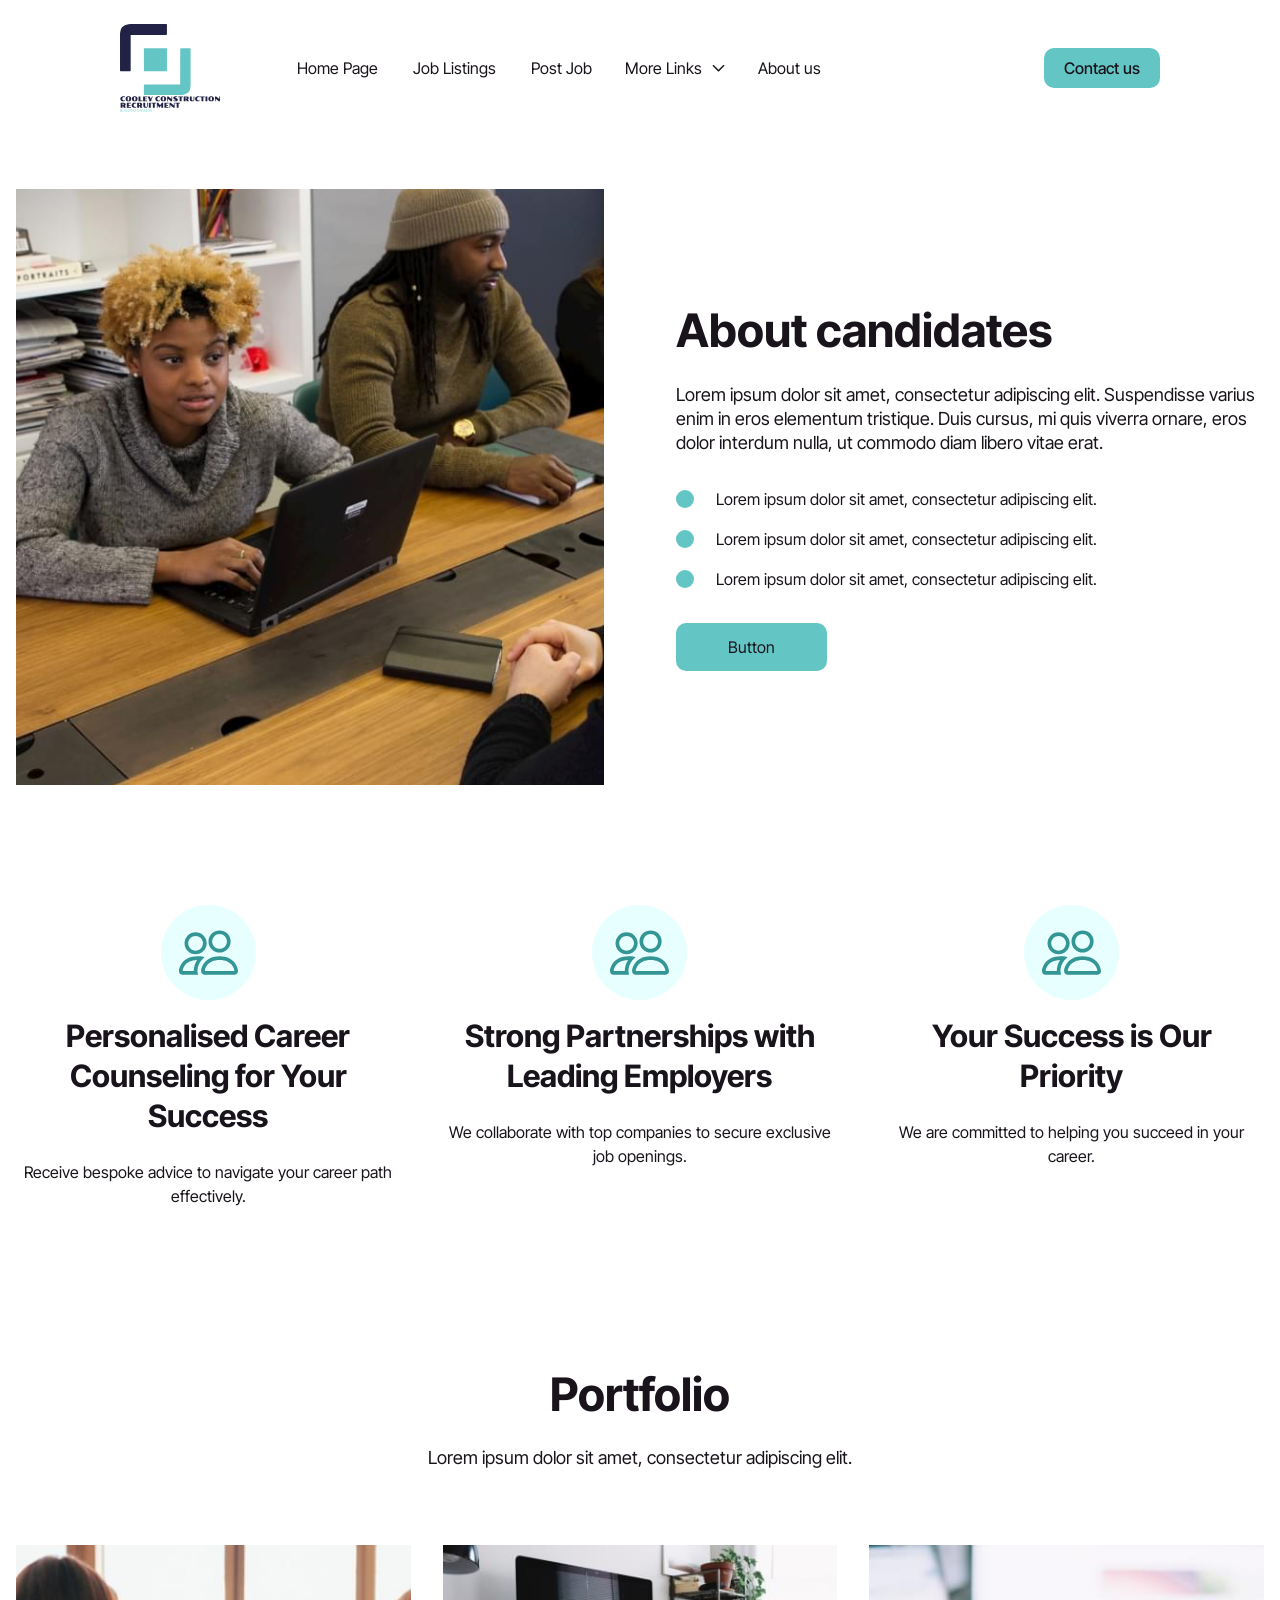
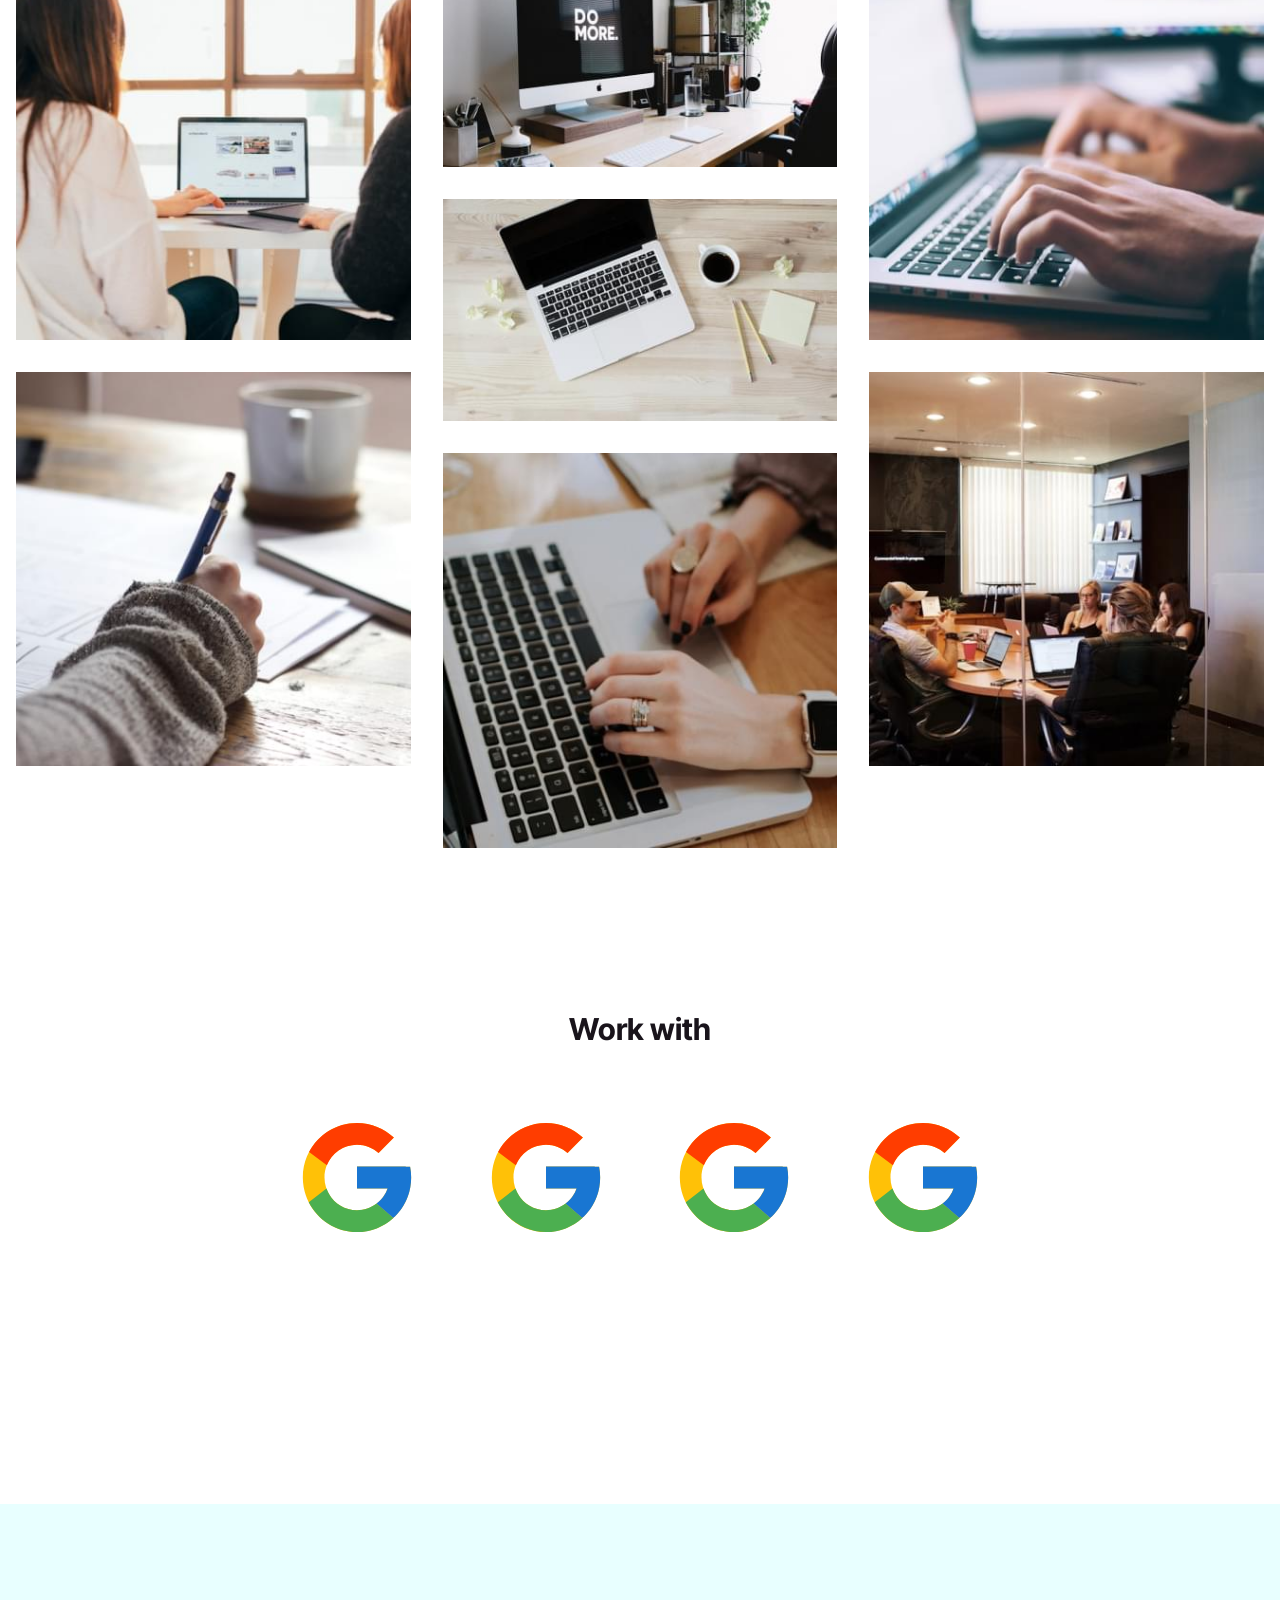
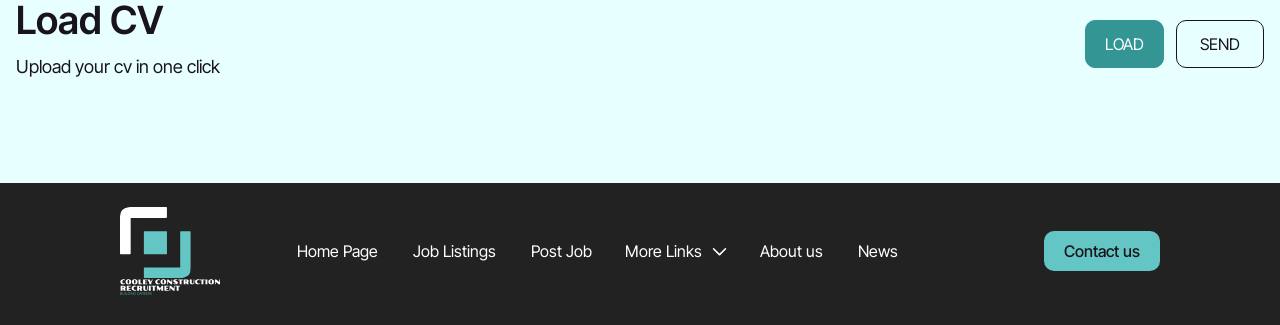
<file: candidates-description.html>
<!doctype html>
<html lang="en">

<head>
	<title>HomePage</title>
	<meta charset="UTF-8">
	<meta name="format-detection" content="telephone=no">
	<!-- <style>body{opacity: 0;}</style> -->
	<link rel="stylesheet" href="css/style.min.css?_v=20250203094543">
	<link rel="shortcut icon" href="favicon.ico">
	<!-- <meta name="robots" content="noindex, nofollow"> -->
	<meta name="viewport" content="width=device-width, initial-scale=1.0">
</head>

<body>
	<div class="wrapper">
		<header class="header">
			<div class="header__container-small">
				<a href="" class="header__logo"><img src="img/logo.svg" alt="Logo" /></a>
				<div class="header__menu menu">
					<nav class="menu__body">
						<ul class="menu__list">
							<li class="menu__item"><a href="" class="menu__link">Home Page</a></li>
							<li class="menu__item"><a href="" class="menu__link">Job Listings</a></li>
							<li class="menu__item"><a href="" class="menu__link">Post Job</a></li>
							<li class="menu__item">
								<div data-spollers data-spollers-speed="0" class="menu__spollers spollers">
									<div class="spollers__item spollers__details">
										<div data-spoller-close class="spollers__title spollers__summary">
											<span class="spollers__decor">More Links</span>
											<svg class="spollers__arrow">
												<use xlink:href="img/icons/icons.svg#spoller-arrow"></use>
											</svg>
										</div>
										<div class="spollers__body">
											<ul class="spollers__list">
												<li class="spollers__li">
													<img src="img/icons/candidates.svg" alt="Image" />
													<a href="#" class="spollers__link">
														Candidates
													</a>
												</li>
												<li class="spollers__li">
													<img src="img/icons/work.svg" alt="Image" />
													<a href="" class="spollers__link"> Work with Us </a>
												</li>
												<li class="spollers__li">
													<img src="img/icons/blog.svg" alt="Image" />
													<a href="" class="spollers__link"> Blog (NEWS) </a>
												</li>
											</ul>
										</div>
										</details>
									</div>
							</li>
							<li class="menu__item"><a href="" class="menu__link">About us</a></li>
						</ul>
						<a data-da=".menu__body, 479" href="" class="menu__button">Contact us</a>
					</nav>
				</div>
				<button type="button" class="menu__icon icon-menu"><span></span></button>
			</div>
		</header>

		<main class="page">
			<section class="page__block11 block11-page">
				<div class="block11-page__container">
					<div class="block11-page__image">
						<img src="img/candidates-description/block11/image.jpg" alt="Image" />
					</div>
					<div class="block11-page__content content-block11">
						<div class="content-block11__inner">
							<h1 class="content-block11__title title">About candidates</h1>
							<p class="content-block11__text">
								Lorem ipsum dolor sit amet, consectetur adipiscing elit. Suspendisse varius enim in eros elementum
								tristique. Duis cursus, mi quis viverra ornare, eros dolor interdum nulla, ut commodo diam libero
								vitae erat.
							</p>
							<ul class="content-block11__items">
								<li class="content-block11__item">Lorem ipsum dolor sit amet, consectetur adipiscing elit.</li>
								<li class="content-block11__item">Lorem ipsum dolor sit amet, consectetur adipiscing elit.</li>
								<li class="content-block11__item">Lorem ipsum dolor sit amet, consectetur adipiscing elit.</li>
							</ul>
							<a href="" class="content-block11__button">Button</a>
						</div>
					</div>
				</div>
			</section>
			<section class="page__block12 block12-page">
				<div class="block12-page__container">
					<div class="block12-page__columns columns-block12">
						<div class="columns-block12__column">
							<div class="columns-block12__image">
								<img src="img/candidates-description/icons/humans.svg" alt="Image" />
							</div>
							<h3 class="columns-block12__title">Personalised Career Counseling for Your Success</h3>
							<p class="columns-block12__text">Receive bespoke advice to navigate your career path effectively.</p>
						</div>
						<div class="columns-block12__column">
							<div class="columns-block12__image">
								<img src="img/candidates-description/icons/humans.svg" alt="Image" />
							</div>
							<h3 class="columns-block12__title">Strong Partnerships with Leading Employers</h3>
							<p class="columns-block12__text">We collaborate with top companies to secure exclusive job openings.</p>
						</div>
						<div class="columns-block12__column">
							<div class="columns-block12__image">
								<img src="img/candidates-description/icons/humans.svg" alt="Image" />
							</div>
							<h3 class="columns-block12__title">Your Success is Our Priority</h3>
							<p class="columns-block12__text">We are committed to helping you succeed in your career.</p>
						</div>
					</div>
				</div>
			</section>
			<section class="page__portfolio portfolio-page">
				<div class="portfolio-page__container">
					<h2 class="portfolio-page__title title title--center">Portfolio</h2>
					<p class="portfolio-page__text">Lorem ipsum dolor sit amet, consectetur adipiscing elit.</p>
					<div class="portfolio-page__gallery">
						<div class="portfolio-page__image">
							<img src="img/candidates-description/portfolio/01.jpg" alt="Image" />
						</div>
						<div class="portfolio-page__image">
							<img src="img/candidates-description/portfolio/02.jpg" alt="Image" />
						</div>
						<div class="portfolio-page__image">
							<img src="img/candidates-description/portfolio/03.jpg" alt="Image" />
						</div>
						<div class="portfolio-page__image">
							<img src="img/candidates-description/portfolio/04.jpg" alt="Image" />
						</div>
						<div class="portfolio-page__image">
							<img src="img/candidates-description/portfolio/05.jpg" alt="Image" />
						</div>
						<div class="portfolio-page__image">
							<img src="img/candidates-description/portfolio/06.jpg" alt="Image" />
						</div>
						<div class="portfolio-page__image">
							<img src="img/candidates-description/portfolio/07.jpg" alt="Image" />
						</div>
					</div>
				</div>
			</section>
			<section class="page__clients clients-page">
				<div class="clients-page__container">
					<div class="clients-page__title">
						<h2>Work with</h2>
					</div>
					<div class="clients-page__columns columns-clients">
						<div class="columns-clients__column">
							<div class="columns-clients__image">
								<img src="img/job-description/clients/client.svg" alt="Image" />
							</div>
						</div>
						<div class="columns-clients__column">
							<div class="columns-clients__image">
								<img src="img/job-description/clients/client.svg" alt="Image" />
							</div>
						</div>
						<div class="columns-clients__column">
							<div class="columns-clients__image">
								<img src="img/job-description/clients/client.svg" alt="Image" />
							</div>
						</div>
						<div class="columns-clients__column">
							<div class="columns-clients__image">
								<img src="img/job-description/clients/client.svg" alt="Image" />
							</div>
						</div>
					</div>
				</div>
			</section>
			<!-- <section class="page__block10 block10-page">
					<div class="block10-page__container">
						<div class="block10-page__inner">
							<div class="block10-page__content">
								<h2 class="block10-page__title title">Contact us</h2>
								<p class="block10-page__text">
									Lorem ipsum dolor sit amet, consectetur adipiscing elit. Suspendisse varius enim in eros elementum
									tristique.
								</p>
							</div>

							<div class="block10-page__columns columns-block10">
								<div class="columns-block10__rows">
									<div class="columns-block10__row">
										<img src="img/contacts/icons/email.svg" alt="Image" />
										<div class="columns-block10__content">
											<h2 class="columns-block10__title">Email</h2>
											<a href="mailto:hello@relume.io" class="columns-block10__link">hello@relume.io</a>
										</div>
									</div>
									<div class="columns-block10__row">
										<img src="img/contacts/icons/phone.svg" alt="Image" />
										<div class="columns-block10__content">
											<h2 class="columns-block10__title">Phone</h2>
											<a href="tel:15550000000" class="columns-block10__link">+1 (555) 000-0000</a>
										</div>
									</div>
									<div class="columns-block10__row">
										<img src="img/contacts/icons/location.svg" alt="Image" />
										<div class="columns-block10__content">
											<h2 class="columns-block10__title">Office</h2>
											<a href="https://www.google.com/maps" class="columns-block10__link columns-block10__link--default"
												>123 Sample St, Sydney NSW 2000 AU</a
											>
										</div>
									</div>
								</div>
							</div>
						</div>
					</div>
				</section> -->
			<section class="page__cv cv-page">
				<div class="cv-page__container">
					<div class="cv-page__columns columns-cv">
						<div class="columns-cv__column">
							<h2 class="columns-cv__title">Load CV</h2>
							<p class="columns-cv__text">Upload your cv in one click</p>
						</div>
						<div class="columns-cv__column columns-cv__column--form">
							<form class="columns-cv__form" action="#">
								<div class="columns-cv__buttons buttons-group">
									<button type="button" class="columns-cv__button buttons-group__fill">
										LOAD
										<input data-required class="columns-cv__file" id="cv2" accept=".pdf, .doc, .docx, .txt" type="file" />
									</button>

									<button type="submit" class="buttons-group__border">SEND</button>
								</div>
							</form>
							<div id="formPreview2"></div>
						</div>
					</div>
				</div>
			</section>
		</main>
		<footer class="footer">
			<div class="footer__container-small">
				<a href="" class="footer__logo"><img src="img/footer-logo.svg" alt="Logo" /></a>
				<div class="footer__menu-footer menu-footer">
					<nav class="menu-footer__body">
						<ul class="menu-footer__list">
							<li class="menu-footer__item"><a href="" class="menu-footer__link">Home Page</a></li>
							<li class="menu-footer__item"><a href="" class="menu-footer__link">Job Listings</a></li>
							<li class="menu-footer__item"><a href="" class="menu-footer__link">Post Job</a></li>
							<li class="menu-footer__item">
								<div data-spollers data-spollers-speed="0" class="menu-footer__spollers spollers-footer">
									<div class="spollers-footer__item spollers__details">
										<div data-spoller-close class="spollers-footer__title spollers__summary">
											<span class="spollers-footer__decor">More Links</span>
											<svg class="spollers-footer__arrow">
												<use xlink:href="img/icons/icons.svg#spoller-arrow"></use>
											</svg>
										</div>
										<div class="spollers-footer__body">
											<ul class="spollers-footer__list">
												<li class="spollers-footer__li"><a href="#" class="spollers-footer__link">Candidates</a></li>
												<li class="spollers-footer__li"><a href="" class="spollers-footer__link">Job</a></li>
												<li class="spollers-footer__li"><a href="" class="spollers-footer__link">Work with Us</a></li>
												<li class="spollers-footer__li"><a href="" class="spollers-footer__link">Blog (NEWS)</a></li>
											</ul>
										</div>
									</div>
								</div>
							</li>
							<li class="menu-footer__item"><a href="" class="menu-footer__link">About us</a></li>
							<li class="menu-footer__item"><a href="" class="menu-footer__link">News</a></li>
						</ul>
						<a data-da=".footer__container-small, 850, 2" href="" class="menu-footer__button">Contact us</a>
					</nav>
				</div>
			</div>
		</footer>

	</div>
	<script src="js/app.min.js?_v=20250203094543"></script>
</body>

</html>
</file>
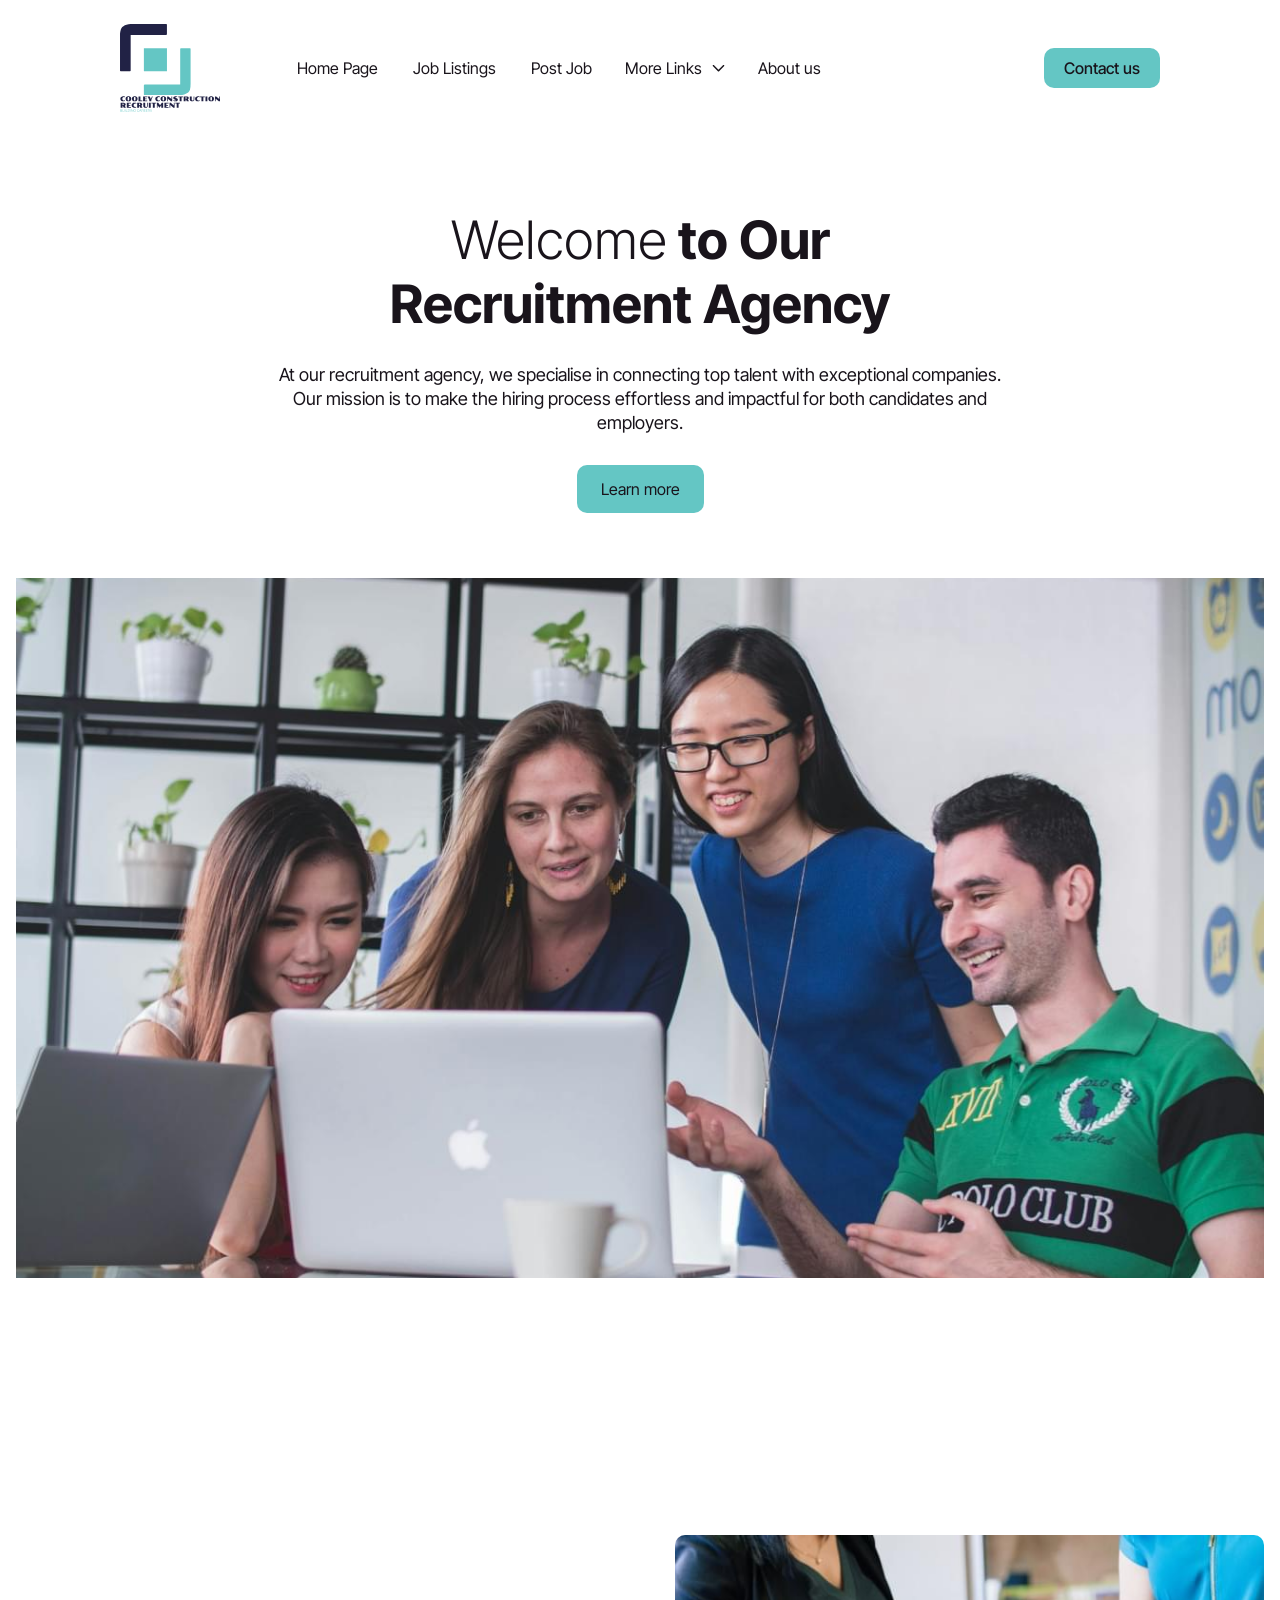
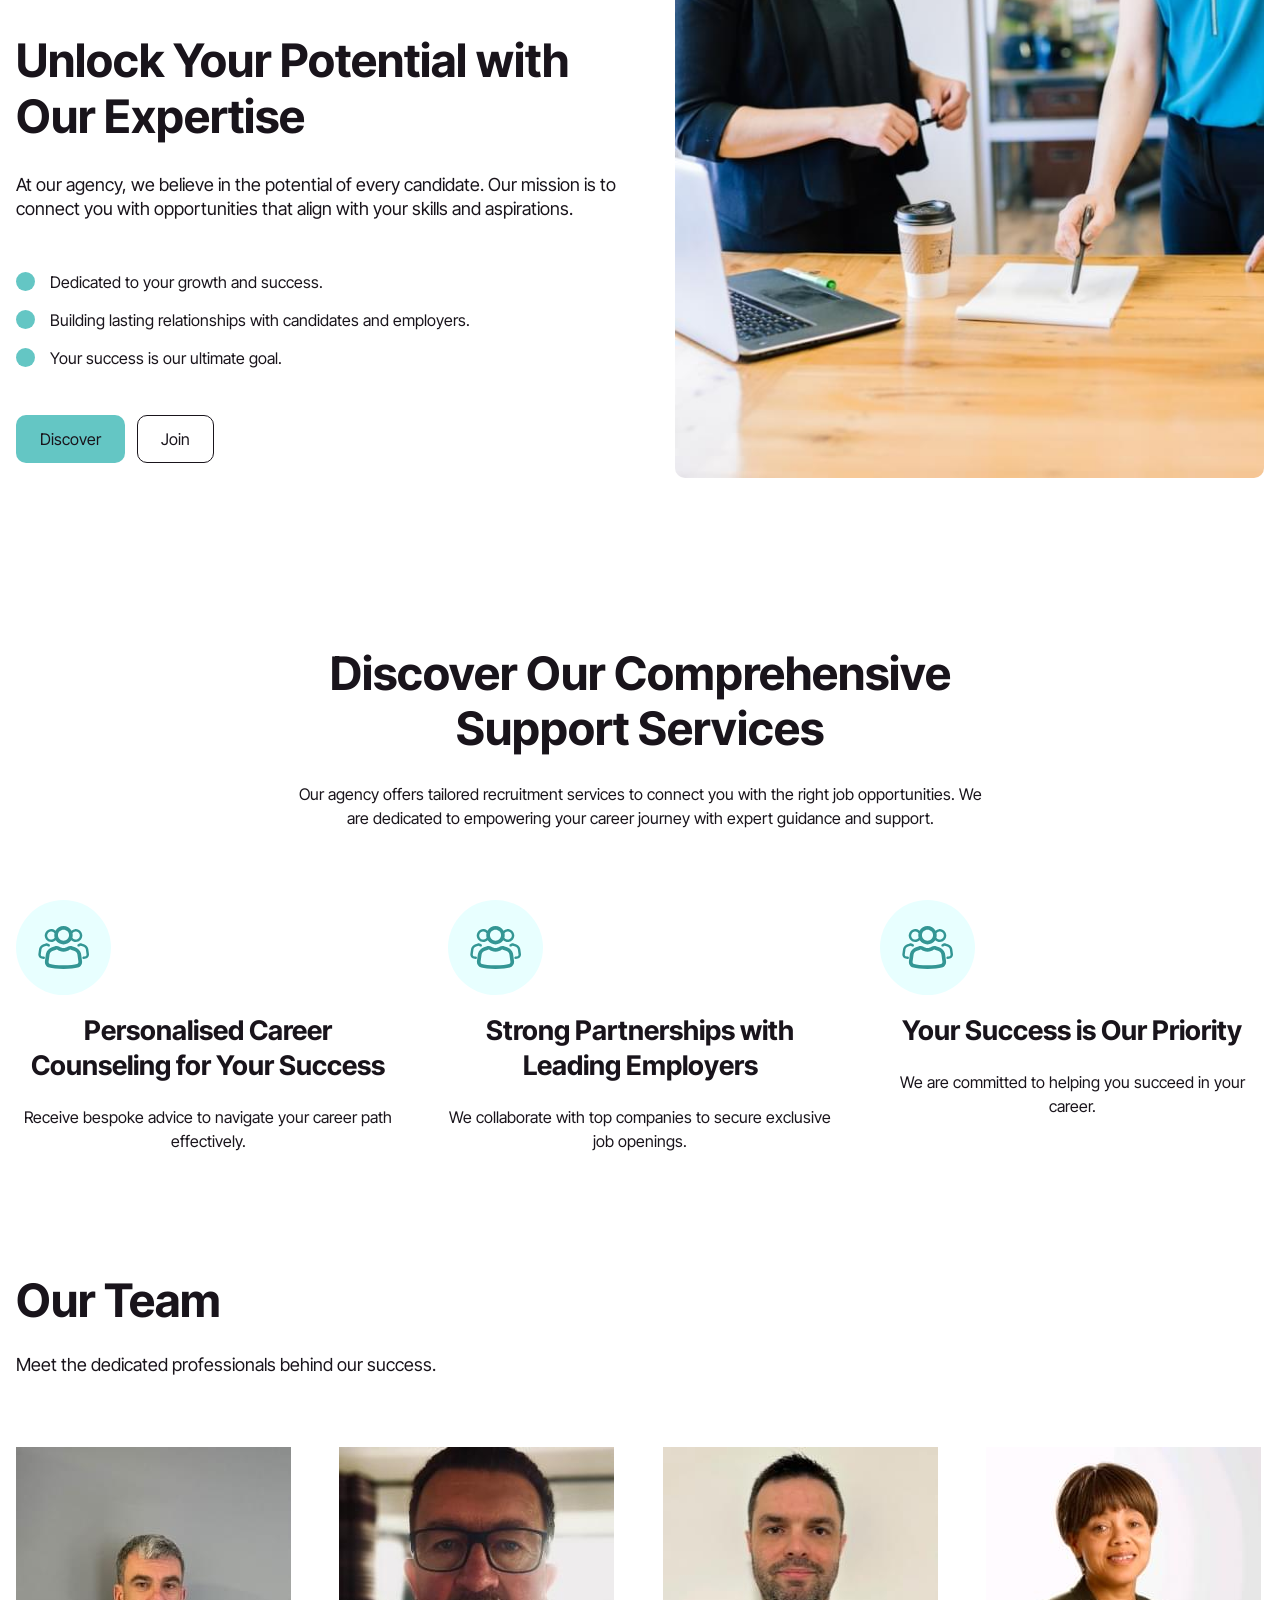
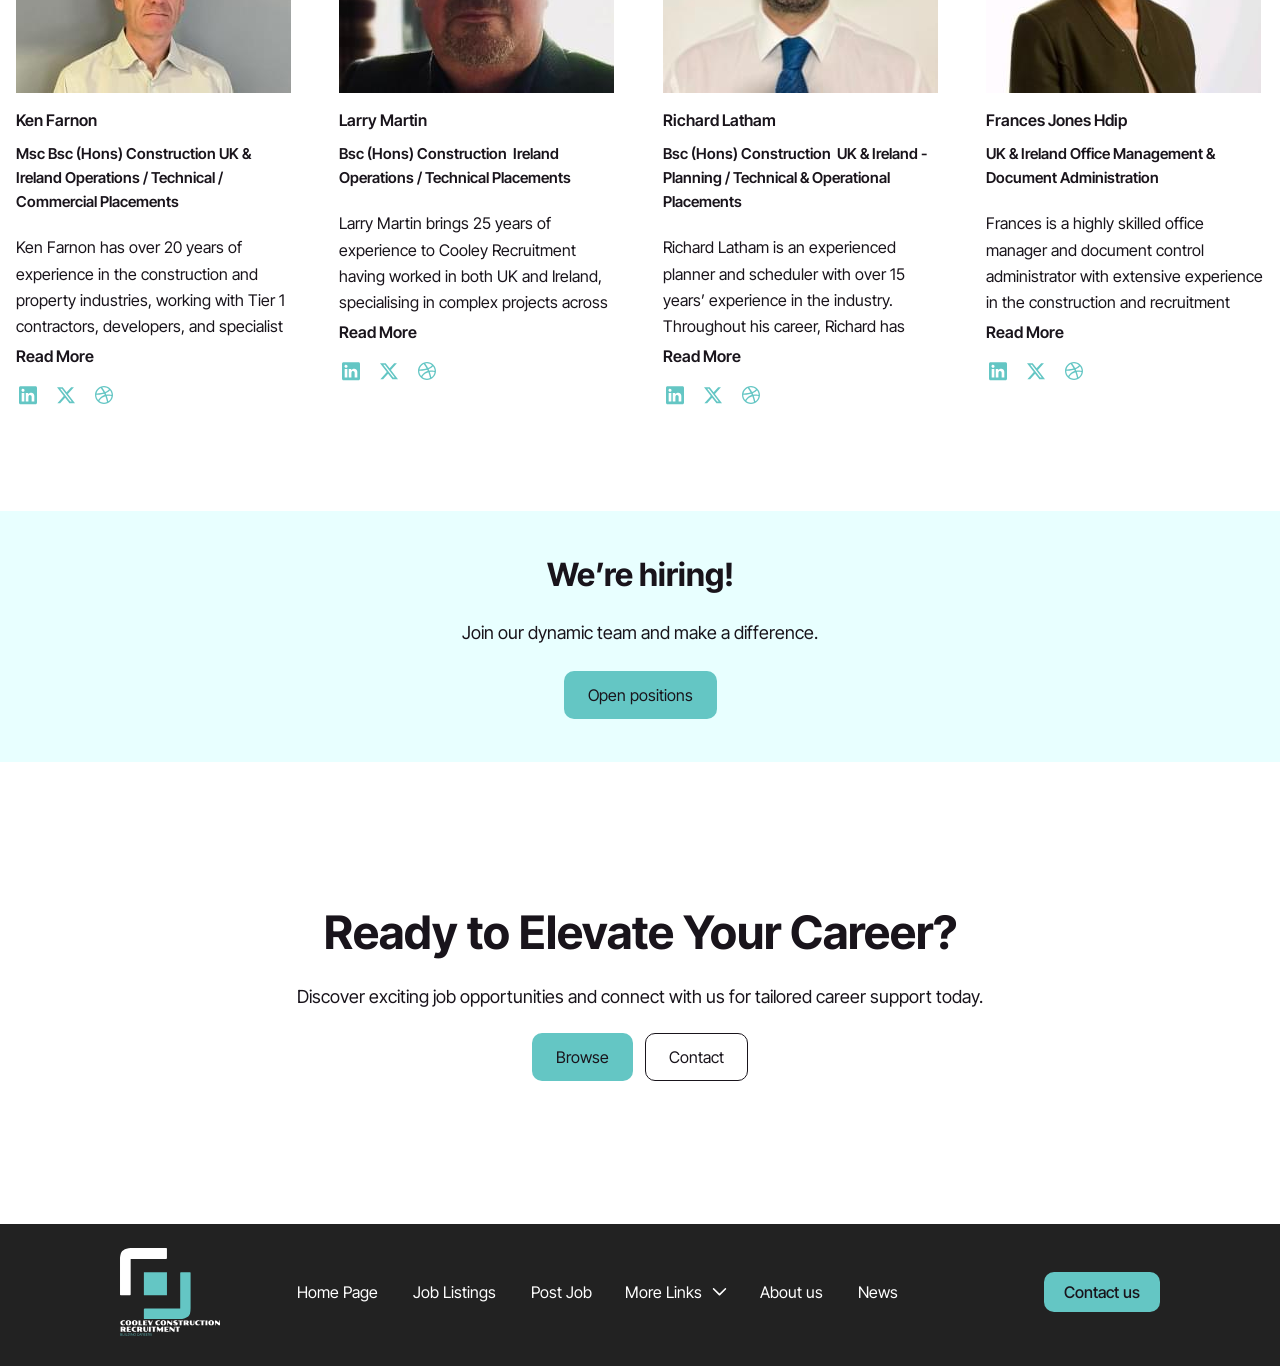
<file: candidates.html>
<!doctype html>
<html lang="en">

<head>
	<title>HomePage</title>
	<meta charset="UTF-8">
	<meta name="format-detection" content="telephone=no">
	<!-- <style>body{opacity: 0;}</style> -->
	<link rel="stylesheet" href="css/style.min.css?_v=20250203094543">
	<link rel="shortcut icon" href="favicon.ico">
	<!-- <meta name="robots" content="noindex, nofollow"> -->
	<meta name="viewport" content="width=device-width, initial-scale=1.0">
</head>

<body>
	<div class="wrapper">
		<header class="header">
			<div class="header__container-small">
				<a href="" class="header__logo"><img src="img/logo.svg" alt="Logo" /></a>
				<div class="header__menu menu">
					<nav class="menu__body">
						<ul class="menu__list">
							<li class="menu__item"><a href="" class="menu__link">Home Page</a></li>
							<li class="menu__item"><a href="" class="menu__link">Job Listings</a></li>
							<li class="menu__item"><a href="" class="menu__link">Post Job</a></li>
							<li class="menu__item">
								<div data-spollers data-spollers-speed="0" class="menu__spollers spollers">
									<div class="spollers__item spollers__details">
										<div data-spoller-close class="spollers__title spollers__summary">
											<span class="spollers__decor">More Links</span>
											<svg class="spollers__arrow">
												<use xlink:href="img/icons/icons.svg#spoller-arrow"></use>
											</svg>
										</div>
										<div class="spollers__body">
											<ul class="spollers__list">
												<li class="spollers__li">
													<img src="img/icons/candidates.svg" alt="Image" />
													<a href="#" class="spollers__link">
														Candidates
													</a>
												</li>
												<li class="spollers__li">
													<img src="img/icons/work.svg" alt="Image" />
													<a href="" class="spollers__link"> Work with Us </a>
												</li>
												<li class="spollers__li">
													<img src="img/icons/blog.svg" alt="Image" />
													<a href="" class="spollers__link"> Blog (NEWS) </a>
												</li>
											</ul>
										</div>
										</details>
									</div>
							</li>
							<li class="menu__item"><a href="" class="menu__link">About us</a></li>
						</ul>
						<a data-da=".menu__body, 479" href="" class="menu__button">Contact us</a>
					</nav>
				</div>
				<button type="button" class="menu__icon icon-menu"><span></span></button>
			</div>
		</header>

		<main class="page">
			<section class="page__agency agency-page">
				<div class="agency-page__container">
					<h1 class="agency-page__title title--decorated"><span>Welcome</span> to Our Recruitment Agency</h1>
					<p class="agency-page__text">
						At our recruitment agency, we specialise in connecting top talent with exceptional companies. Our mission
						is to make the hiring process effortless and impactful for both candidates and employers.
					</p>
					<div class="agency-page__buttons buttons-group">
						<a href="" class="agency-page__button buttons-group__fill">Learn more</a>
					</div>
					<img class="agency-page__image ibg" src="img/candidates/agency/image.jpg" alt="Image" />
				</div>
			</section>
			<section class="page__potential potential-page">
				<div class="potential-page__container">
					<div class="potential-page__content">
						<h2 class="potential-page__title title">Unlock Your Potential with Our Expertise</h2>
						<p class="potential-page__text">
							At our agency, we believe in the potential of every candidate. Our mission is to connect you with
							opportunities that align with your skills and aspirations.
						</p>
						<ul class="potential-page__items">
							<li class="potential-page__item">Dedicated to your growth and success.</li>
							<li class="potential-page__item">Building lasting relationships with candidates and employers.</li>
							<li class="potential-page__item">Your success is our ultimate goal.</li>
						</ul>
						<div class="potential-page__buttons buttons-group">
							<a href="" class="potential-page__button buttons-group__fill">Discover</a>
							<a href="" class="potential-page__button buttons-group__border">Join</a>
						</div>
					</div>
					<div data-da=".potential-page__content, 767.98, 1" class="potential-page__decor">
						<img src="img/candidates/potential/image.jpg" alt="Image" class="potential-page__image" />
					</div>
				</div>
			</section>
			<section class="page__support support-page">
				<div class="support-page__container">
					<h2 class="support-page__title title title--center">Discover Our Comprehensive Support Services</h2>
					<p class="support-page__text">
						Our agency offers tailored recruitment services to connect you with the right job opportunities. We are
						dedicated to empowering your career journey with expert guidance and support.
					</p>
					<div class="support-page__columns columns-support">
						<div class="columns-support__column">
							<div class="columns-support__icon"><img src="img/candidates/support/humans.svg" alt="Image" /></div>
							<h3 class="columns-support__title">Personalised Career Counseling for Your Success</h3>
							<p class="columns-support__text">Receive bespoke advice to navigate your career path effectively.</p>
						</div>
						<div class="columns-support__column">
							<div class="columns-support__icon"><img src="img/candidates/support/humans.svg" alt="Image" /></div>
							<h3 class="columns-support__title">Strong Partnerships with Leading Employers</h3>
							<p class="columns-support__text">We collaborate with top companies to secure exclusive job openings.</p>
						</div>
						<div class="columns-support__column">
							<div class="columns-support__icon"><img src="img/candidates/support/humans.svg" alt="Image" /></div>
							<h3 class="columns-support__title">Your Success is Our Priority</h3>
							<p class="columns-support__text">We are committed to helping you succeed in your career.</p>
						</div>
					</div>
				</div>
			</section>
			<section class="page__team team-page">
				<div class="team-page__container">
					<h2 class="team-page__title title">Our Team</h2>
					<p class="team-page__text">Meet the dedicated professionals behind our success.</p>
					<div class="team-page__columns columns-team">
						<div class="columns-team__column">
							<img src="img/about/team/01.jpg" alt="" class="columns-team__image" />
							<div class="columns-team__name"><span>Ken Farnon</span></div>
							<div class="columns-team__position">
								<span>Msc Bsc (Hons) Construction UK & Ireland Operations / Technical / Commercial Placements </span>
							</div>
							<div data-showmore class="columns-team__descr">
								<div data-showmore-content="110" class="columns-team__content">
									<p class="columns-team__about">
										Ken Farnon has over 20 years of experience in the construction and property industries, working
										with Tier 1 contractors, developers, and specialist sub-contractors. His extensive background of
										experience has equipped him with a deep and thorough understanding of all construction
										disciplines, making him highly knowledgeable and efficient in managing projects, with a strong
										reputation for his expertise, Ken has developed a solid track record in delivering successful
										outcomes across a variet of construction sectors.
									</p>
								</div>
								<button hidden data-showmore-button type="button" class="columns-team__more">
									<span>Read More</span><span>Hide</span>
								</button>
							</div>

							<div class="columns-team__socials">
								<a href="" class="columns-team__link">
									<img src="img/about/team/icons/linked-in.svg" alt="Social" class="columns-team__social" />
								</a>
								<a href="" class="columns-team__link">
									<img src="img/about/team/icons/x.svg" alt="Social" class="columns-team__social" />
								</a>
								<a href="" class="columns-team__link">
									<img src="img/about/team/icons/dribble.svg" alt="Social" class="columns-team__social" />
								</a>
							</div>
						</div>
						<div class="columns-team__column">
							<img src="img/about/team/02.jpg" alt="" class="columns-team__image" />
							<div class="columns-team__name"><span>Larry Martin</span></div>
							<div class="columns-team__position">
								<span>Bsc (Hons) Construction  Ireland Operations / Technical Placements </span>
							</div>
							<div data-showmore class="columns-team__descr">
								<div data-showmore-content="110" class="columns-team__content">
									<p class="columns-team__about">
										Larry Martin brings 25 years of experience to Cooley Recruitment having worked in both UK and
										Ireland, specialising in complex projects across various sectors. Throughout his career, he has
										held numerous senior positions with tier contractors and developers, showcasing his leadership
										and expertise. Larry is technically acute, with a strong blend of technical and commercial
										knowledge that enables him to drive project success and deliver results. His extensive background
										in managing large-scale projects and his ability to navigate both the technical and financial
										aspects of the development make him highly respected.
									</p>
								</div>
								<button hidden data-showmore-button type="button" class="columns-team__more">
									<span>Read More</span><span>Hide</span>
								</button>
							</div>

							<div class="columns-team__socials">
								<a href="" class="columns-team__link">
									<img src="img/about/team/icons/linked-in.svg" alt="Social" class="columns-team__social" />
								</a>
								<a href="" class="columns-team__link">
									<img src="img/about/team/icons/x.svg" alt="Social" class="columns-team__social" />
								</a>
								<a href="" class="columns-team__link">
									<img src="img/about/team/icons/dribble.svg" alt="Social" class="columns-team__social" />
								</a>
							</div>
						</div>
						<div class="columns-team__column">
							<img src="img/about/team/03.jpg" alt="" class="columns-team__image" />
							<div class="columns-team__name"><span>Richard Latham</span></div>
							<div class="columns-team__position">
								<span>Bsc (Hons) Construction  UK & Ireland -Planning / Technical & Operational Placements  </span>
							</div>
							<div data-showmore class="columns-team__descr">
								<div data-showmore-content="110" class="columns-team__content">
									<p class="columns-team__about">
										Richard Latham is an experienced planner and scheduler with over 15 years’ experience in the
										industry. Throughout his career, Richard has worked in a variety of operational and construction
										planning roles, homing his skills through a combination of diligence, strategic insight, and
										independent knowledge, his comprehensive experience allows him to efficiently manage complex
										projects and ensure optimal scheduling and planning outcomes. Richard’s approach is grounded in
										his deep understanding of both operational processes and the nuances of effective project
										management making him a valuable asset in any construction planning capacity.
									</p>
								</div>
								<button hidden data-showmore-button type="button" class="columns-team__more">
									<span>Read More</span><span>Hide</span>
								</button>
							</div>

							<div class="columns-team__socials">
								<a href="" class="columns-team__link">
									<img src="img/about/team/icons/linked-in.svg" alt="Social" class="columns-team__social" />
								</a>
								<a href="" class="columns-team__link">
									<img src="img/about/team/icons/x.svg" alt="Social" class="columns-team__social" />
								</a>
								<a href="" class="columns-team__link">
									<img src="img/about/team/icons/dribble.svg" alt="Social" class="columns-team__social" />
								</a>
							</div>
						</div>
						<div class="columns-team__column">
							<img src="img/about/team/04.jpg" alt="" class="columns-team__image" />
							<div class="columns-team__name"><span>Frances Jones Hdip</span></div>
							<div class="columns-team__position">
								<span>UK & Ireland Office Management & Document Administration </span>
							</div>
							<div data-showmore class="columns-team__descr">
								<div data-showmore-content="110" class="columns-team__content">
									<p class="columns-team__about">
										Frances is a highly skilled office manager and document control administrator with extensive
										experience in the construction and recruitment industries, over the years, she has become an
										indispensable asset to every team she’s been part, combining her proficiency and attention to
										detail with a strong work ethic and problem solving skills, known for he organisational abilities
										and astute management of documentation, Frances has consistently helped streamline office
										operations and ensure seamless project execution.
									</p>
								</div>
								<button hidden data-showmore-button type="button" class="columns-team__more">
									<span>Read More</span><span>Hide</span>
								</button>
							</div>

							<div class="columns-team__socials">
								<a href="" class="columns-team__link">
									<img src="img/about/team/icons/linked-in.svg" alt="Social" class="columns-team__social" />
								</a>
								<a href="" class="columns-team__link">
									<img src="img/about/team/icons/x.svg" alt="Social" class="columns-team__social" />
								</a>
								<a href="" class="columns-team__link">
									<img src="img/about/team/icons/dribble.svg" alt="Social" class="columns-team__social" />
								</a>
							</div>
						</div>
					</div>
				</div>
			</section>

			<section class="page__hiring hiring-page">
				<div class="hiring-page__container">
					<h2 class="hiring-page__title">We’re hiring!</h2>
					<p class="hiring-page__text">Join our dynamic team and make a difference.</p>
					<a href="" class="hiring-page__button buttons-group__fill">Open positions</a>
				</div>
			</section>
			<section class="page__step step-page">
				<div class="step-page__container">
					<h2 class="step-page__title title">Ready to Elevate Your Career?</h2>
					<p class="step-page__text">
						Discover exciting job opportunities and connect with us for tailored career support today.
					</p>
					<div class="step-page__buttons buttons-group">
						<a href="" class="step-page__button buttons-group__fill">Browse</a>
						<a href="" class="step-page__button buttons-group__border">Contact</a>
					</div>
				</div>
			</section>
		</main>
		<footer class="footer">
			<div class="footer__container-small">
				<a href="" class="footer__logo"><img src="img/footer-logo.svg" alt="Logo" /></a>
				<div class="footer__menu-footer menu-footer">
					<nav class="menu-footer__body">
						<ul class="menu-footer__list">
							<li class="menu-footer__item"><a href="" class="menu-footer__link">Home Page</a></li>
							<li class="menu-footer__item"><a href="" class="menu-footer__link">Job Listings</a></li>
							<li class="menu-footer__item"><a href="" class="menu-footer__link">Post Job</a></li>
							<li class="menu-footer__item">
								<div data-spollers data-spollers-speed="0" class="menu-footer__spollers spollers-footer">
									<div class="spollers-footer__item spollers__details">
										<div data-spoller-close class="spollers-footer__title spollers__summary">
											<span class="spollers-footer__decor">More Links</span>
											<svg class="spollers-footer__arrow">
												<use xlink:href="img/icons/icons.svg#spoller-arrow"></use>
											</svg>
										</div>
										<div class="spollers-footer__body">
											<ul class="spollers-footer__list">
												<li class="spollers-footer__li"><a href="#" class="spollers-footer__link">Candidates</a></li>
												<li class="spollers-footer__li"><a href="" class="spollers-footer__link">Job</a></li>
												<li class="spollers-footer__li"><a href="" class="spollers-footer__link">Work with Us</a></li>
												<li class="spollers-footer__li"><a href="" class="spollers-footer__link">Blog (NEWS)</a></li>
											</ul>
										</div>
									</div>
								</div>
							</li>
							<li class="menu-footer__item"><a href="" class="menu-footer__link">About us</a></li>
							<li class="menu-footer__item"><a href="" class="menu-footer__link">News</a></li>
						</ul>
						<a data-da=".footer__container-small, 850, 2" href="" class="menu-footer__button">Contact us</a>
					</nav>
				</div>
			</div>
		</footer>

	</div>
	<script src="js/app.min.js?_v=20250203094543"></script>
</body>

</html>
</file>
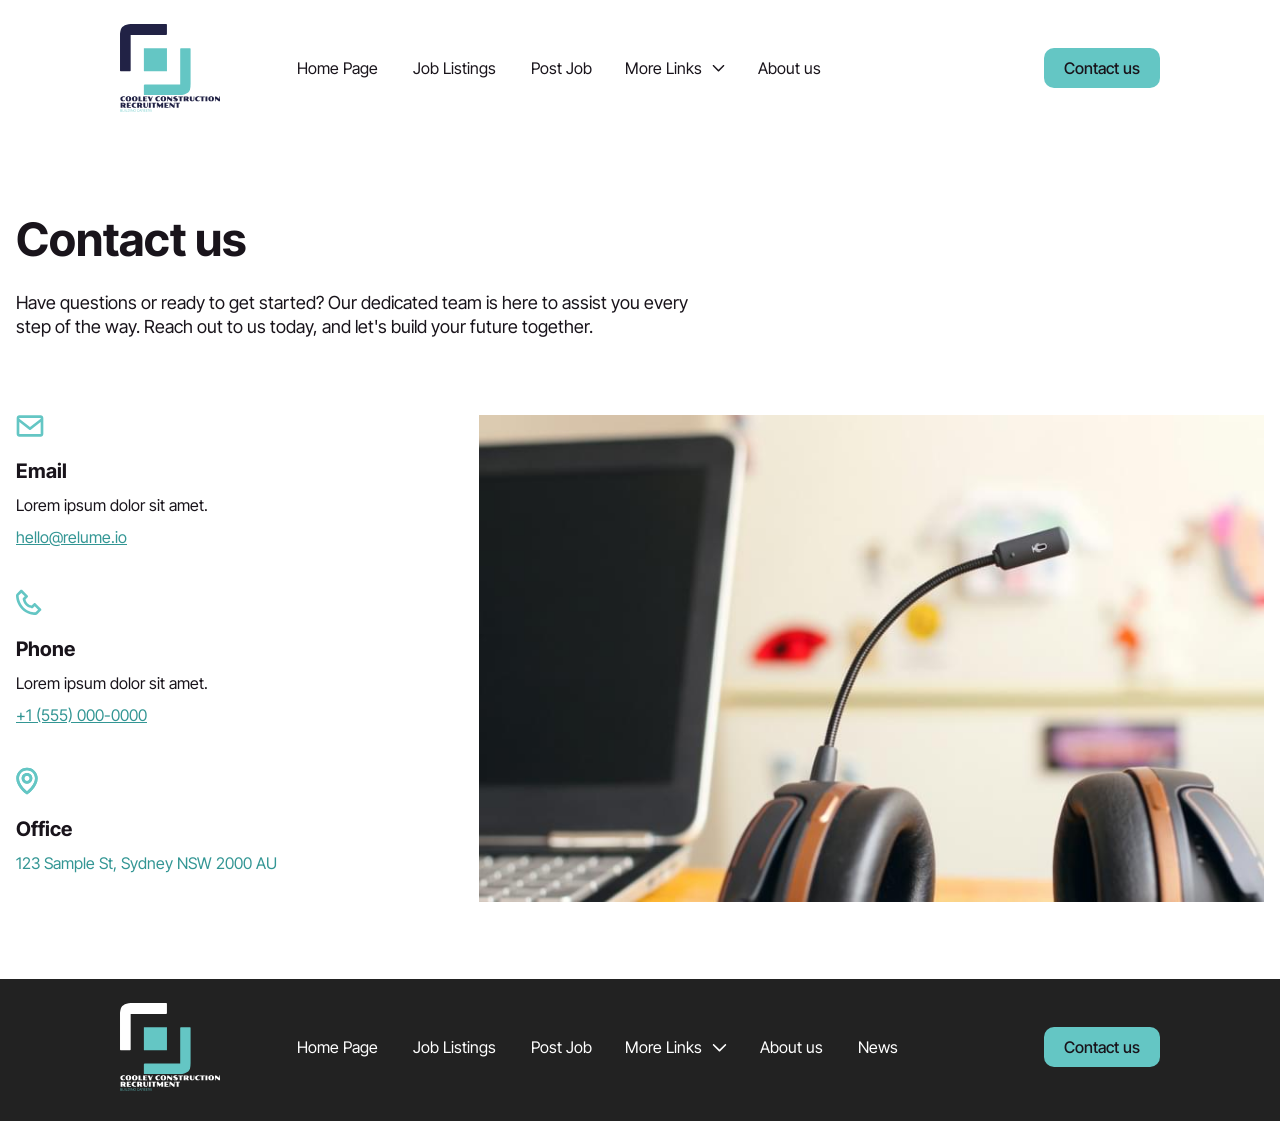
<file: contacts.html>
<!doctype html>
<html lang="en">

<head>
	<title>HomePage</title>
	<meta charset="UTF-8">
	<meta name="format-detection" content="telephone=no">
	<!-- <style>body{opacity: 0;}</style> -->
	<link rel="stylesheet" href="css/style.min.css?_v=20250203094543">
	<link rel="shortcut icon" href="favicon.ico">
	<!-- <meta name="robots" content="noindex, nofollow"> -->
	<meta name="viewport" content="width=device-width, initial-scale=1.0">
</head>

<body>
	<div class="wrapper">
		<header class="header">
			<div class="header__container-small">
				<a href="" class="header__logo"><img src="img/logo.svg" alt="Logo" /></a>
				<div class="header__menu menu">
					<nav class="menu__body">
						<ul class="menu__list">
							<li class="menu__item"><a href="" class="menu__link">Home Page</a></li>
							<li class="menu__item"><a href="" class="menu__link">Job Listings</a></li>
							<li class="menu__item"><a href="" class="menu__link">Post Job</a></li>
							<li class="menu__item">
								<div data-spollers data-spollers-speed="0" class="menu__spollers spollers">
									<div class="spollers__item spollers__details">
										<div data-spoller-close class="spollers__title spollers__summary">
											<span class="spollers__decor">More Links</span>
											<svg class="spollers__arrow">
												<use xlink:href="img/icons/icons.svg#spoller-arrow"></use>
											</svg>
										</div>
										<div class="spollers__body">
											<ul class="spollers__list">
												<li class="spollers__li">
													<img src="img/icons/candidates.svg" alt="Image" />
													<a href="#" class="spollers__link">
														Candidates
													</a>
												</li>
												<li class="spollers__li">
													<img src="img/icons/work.svg" alt="Image" />
													<a href="" class="spollers__link"> Work with Us </a>
												</li>
												<li class="spollers__li">
													<img src="img/icons/blog.svg" alt="Image" />
													<a href="" class="spollers__link"> Blog (NEWS) </a>
												</li>
											</ul>
										</div>
										</details>
									</div>
							</li>
							<li class="menu__item"><a href="" class="menu__link">About us</a></li>
						</ul>
						<a data-da=".menu__body, 479" href="" class="menu__button">Contact us</a>
					</nav>
				</div>
				<button type="button" class="menu__icon icon-menu"><span></span></button>
			</div>
		</header>

		<main class="page">
			<section class="page__contacts contacts-page">
				<div class="contacts-page__container">
					<h1 class="contacts-page__title title">Contact us</h1>
					<p class="contacts-page__text">
						Have questions or ready to get started? Our dedicated team is here to assist you every step of the way.
						Reach out to us today, and let's build your future together.
					</p>
					<div class="contacts-page__columns columns-contacts">
						<div class="columns-contacts__column columns-contacts__column--content">
							<div class="columns-contacts__rows">
								<div class="columns-contacts__row">
									<img src="img/contacts/icons/email.svg" alt="Image" />
									<div class="columns-contacts__content">
										<h2 class="columns-contacts__title">Email</h2>
										<p class="columns-contacts__text">Lorem ipsum dolor sit amet.</p>
										<a href="mailto:hello@relume.io" class="columns-contacts__link">hello@relume.io</a>
									</div>
								</div>
								<div class="columns-contacts__row">
									<img src="img/contacts/icons/phone.svg" alt="Image" />
									<div class="columns-contacts__content">
										<h2 class="columns-contacts__title">Phone</h2>
										<p class="columns-contacts__text">Lorem ipsum dolor sit amet.</p>
										<a href="tel:15550000000" class="columns-contacts__link">+1 (555) 000-0000</a>
									</div>
								</div>
								<div class="columns-contacts__row">
									<img src="img/contacts/icons/location.svg" alt="Image" />
									<div class="columns-contacts__content">
										<h2 class="columns-contacts__title">Office</h2>
										<a href="https://www.google.com/maps" class="columns-contacts__link columns-contacts__link--default">123 Sample St, Sydney NSW 2000 AU</a>
									</div>
								</div>
							</div>
						</div>
						<div class="columns-contacts__column columns-contacts__column--image">
							<img src="img/contacts/image.jpg" alt="Image" />
						</div>
					</div>
				</div>
			</section>
		</main>
		<footer class="footer">
			<div class="footer__container-small">
				<a href="" class="footer__logo"><img src="img/footer-logo.svg" alt="Logo" /></a>
				<div class="footer__menu-footer menu-footer">
					<nav class="menu-footer__body">
						<ul class="menu-footer__list">
							<li class="menu-footer__item"><a href="" class="menu-footer__link">Home Page</a></li>
							<li class="menu-footer__item"><a href="" class="menu-footer__link">Job Listings</a></li>
							<li class="menu-footer__item"><a href="" class="menu-footer__link">Post Job</a></li>
							<li class="menu-footer__item">
								<div data-spollers data-spollers-speed="0" class="menu-footer__spollers spollers-footer">
									<div class="spollers-footer__item spollers__details">
										<div data-spoller-close class="spollers-footer__title spollers__summary">
											<span class="spollers-footer__decor">More Links</span>
											<svg class="spollers-footer__arrow">
												<use xlink:href="img/icons/icons.svg#spoller-arrow"></use>
											</svg>
										</div>
										<div class="spollers-footer__body">
											<ul class="spollers-footer__list">
												<li class="spollers-footer__li"><a href="#" class="spollers-footer__link">Candidates</a></li>
												<li class="spollers-footer__li"><a href="" class="spollers-footer__link">Job</a></li>
												<li class="spollers-footer__li"><a href="" class="spollers-footer__link">Work with Us</a></li>
												<li class="spollers-footer__li"><a href="" class="spollers-footer__link">Blog (NEWS)</a></li>
											</ul>
										</div>
									</div>
								</div>
							</li>
							<li class="menu-footer__item"><a href="" class="menu-footer__link">About us</a></li>
							<li class="menu-footer__item"><a href="" class="menu-footer__link">News</a></li>
						</ul>
						<a data-da=".footer__container-small, 850, 2" href="" class="menu-footer__button">Contact us</a>
					</nav>
				</div>
			</div>
		</footer>

	</div>
	<script src="js/app.min.js?_v=20250203094543"></script>
</body>

</html>
</file>
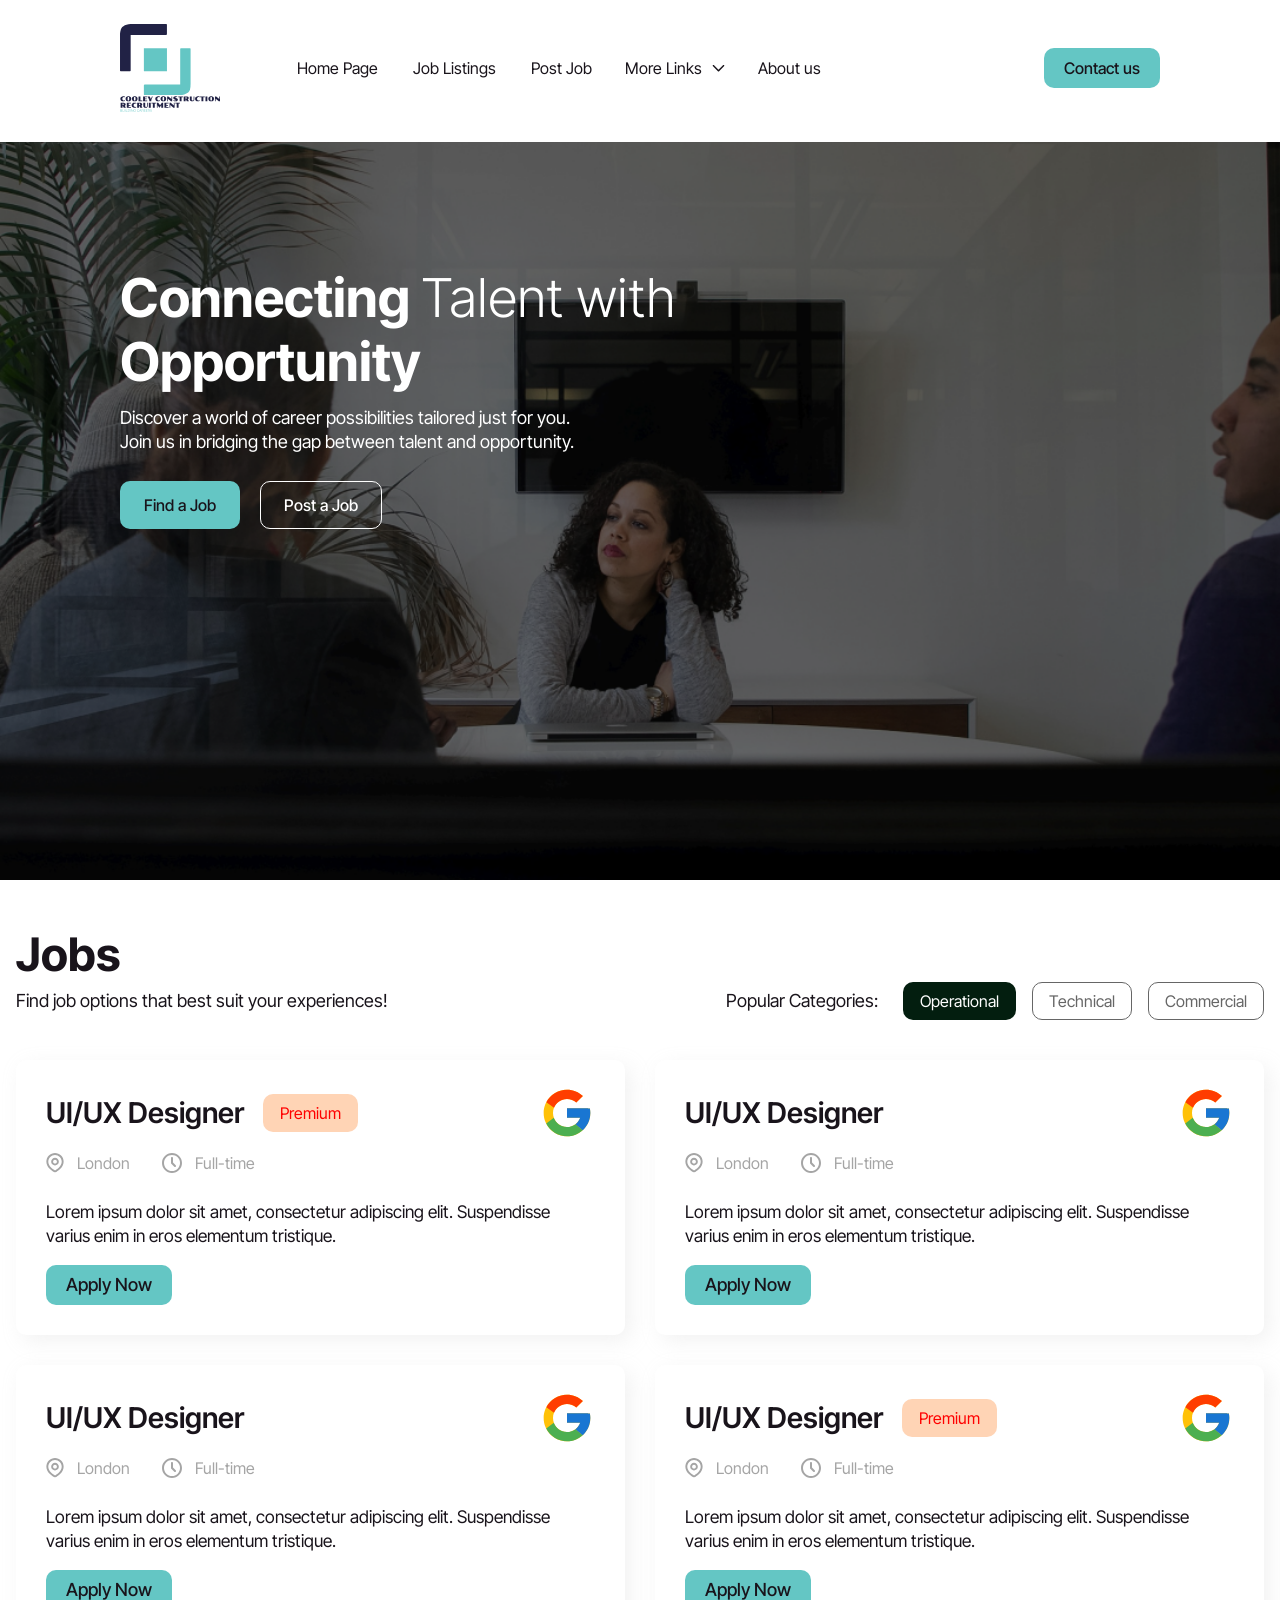
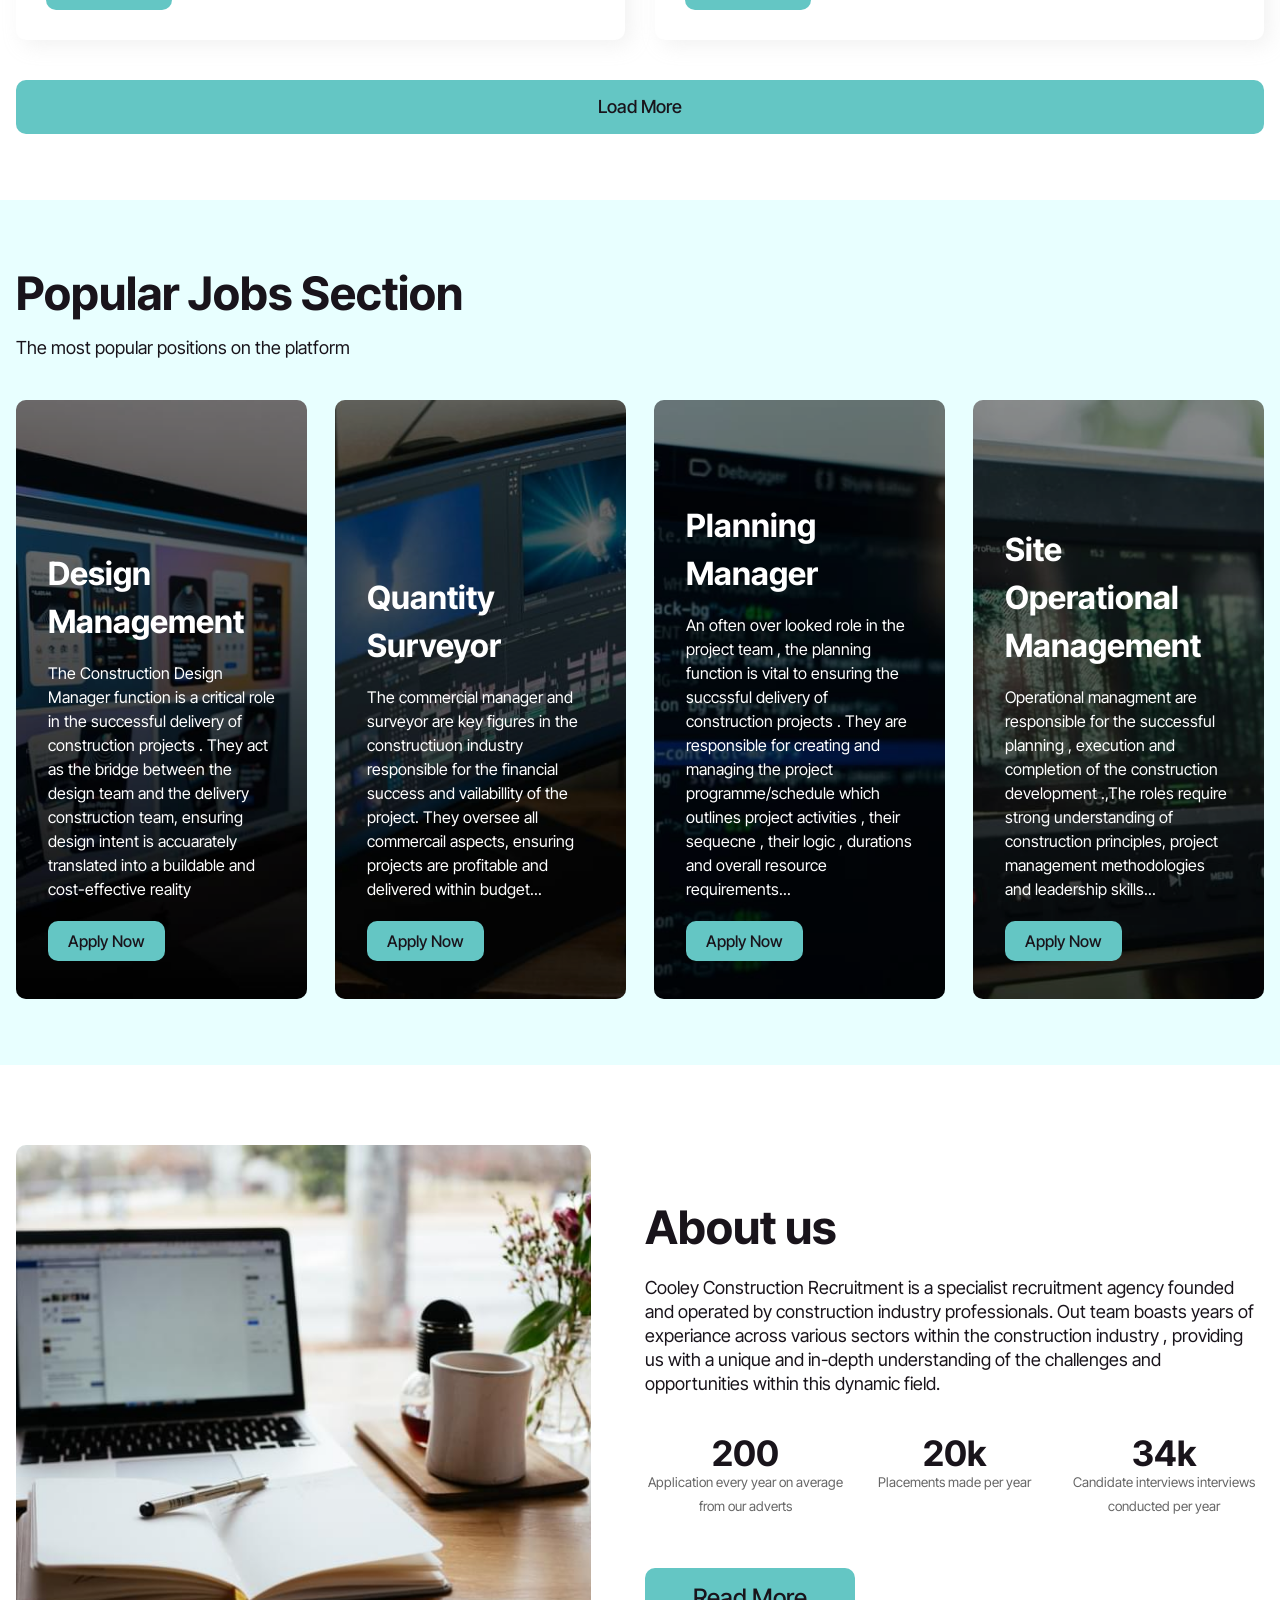
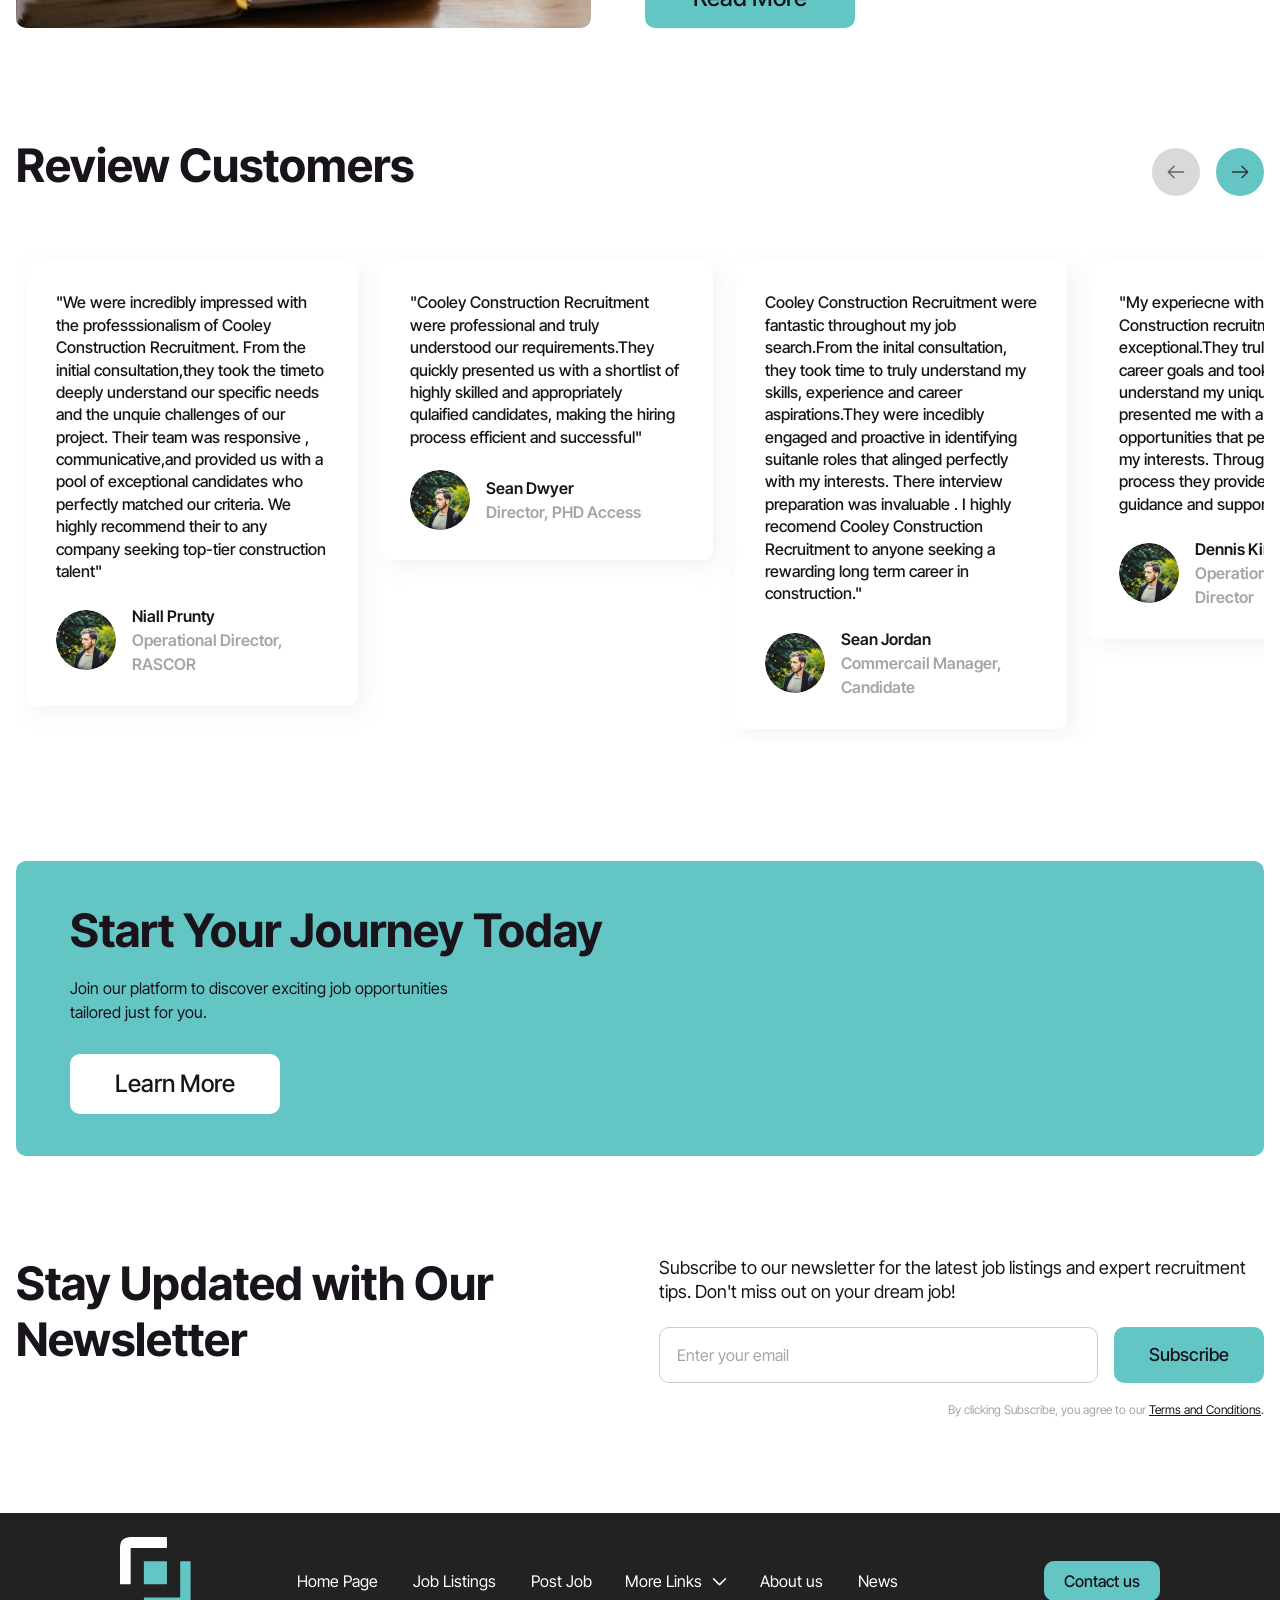
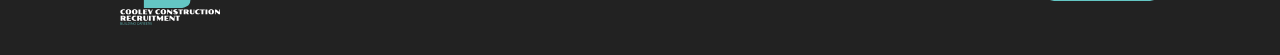
<file: home.html>
<!doctype html>
<html lang="en">

<head>
	<title>HomePage</title>
	<meta charset="UTF-8">
	<meta name="format-detection" content="telephone=no">
	<!-- <style>body{opacity: 0;}</style> -->
	<link rel="stylesheet" href="css/style.min.css?_v=20250203094543">
	<link rel="shortcut icon" href="favicon.ico">
	<!-- <meta name="robots" content="noindex, nofollow"> -->
	<meta name="viewport" content="width=device-width, initial-scale=1.0">
</head>

<body>
	<div class="wrapper">
		<header class="header">
			<div class="header__container-small">
				<a href="" class="header__logo"><img src="img/logo.svg" alt="Logo" /></a>
				<div class="header__menu menu">
					<nav class="menu__body">
						<ul class="menu__list">
							<li class="menu__item"><a href="" class="menu__link">Home Page</a></li>
							<li class="menu__item"><a href="" class="menu__link">Job Listings</a></li>
							<li class="menu__item"><a href="" class="menu__link">Post Job</a></li>
							<li class="menu__item">
								<div data-spollers data-spollers-speed="0" class="menu__spollers spollers">
									<div class="spollers__item spollers__details">
										<div data-spoller-close class="spollers__title spollers__summary">
											<span class="spollers__decor">More Links</span>
											<svg class="spollers__arrow">
												<use xlink:href="img/icons/icons.svg#spoller-arrow"></use>
											</svg>
										</div>
										<div class="spollers__body">
											<ul class="spollers__list">
												<li class="spollers__li">
													<img src="img/icons/candidates.svg" alt="Image" />
													<a href="#" class="spollers__link">
														Candidates
													</a>
												</li>
												<li class="spollers__li">
													<img src="img/icons/work.svg" alt="Image" />
													<a href="" class="spollers__link"> Work with Us </a>
												</li>
												<li class="spollers__li">
													<img src="img/icons/blog.svg" alt="Image" />
													<a href="" class="spollers__link"> Blog (NEWS) </a>
												</li>
											</ul>
										</div>
										</details>
									</div>
							</li>
							<li class="menu__item"><a href="" class="menu__link">About us</a></li>
						</ul>
						<a data-da=".menu__body, 479" href="" class="menu__button">Contact us</a>
					</nav>
				</div>
				<button type="button" class="menu__icon icon-menu"><span></span></button>
			</div>
		</header>

		<main class="page">
			<section class="page__hero hero-page">
				<div class="hero-page__container-small">
					<h1 class="hero-page__title">
						Connecting <span class="hero-page__title--decor">Talent with</span> Opportunity
					</h1>
					<h2 class="hero-page__subtitle">
						Discover a world of career possibilities tailored just for you. <br />
						Join us in bridging the gap between talent and opportunity.
					</h2>
					<div class="hero-page__buttons">
						<a href="" class="hero-page__button hero-page__button--first">Find a Job</a>
						<a href="" class="hero-page__button hero-page__button--second">Post a Job</a>
					</div>
				</div>
			</section>
			<section class="page__jobs jobs-page">
				<div class="jobs-page__container">
					<h2 class="jobs-page__title title title--center-mobile">Jobs</h2>
					<div class="jobs-page__about">
						<h3 class="jobs-page__subtitle subtitle subtitle--center-mobile">
							Find job options that best suit your experiences!
						</h3>
						<div class="jobs-page__filter filter-jobs">
							<h4 class="filter-jobs__title">Popular Categories:</h4>
							<div class="filter-jobs__categories">
								<button type="button" class="filter-jobs__category filter-jobs__category--active">Operational</button>
								<button type="button" class="filter-jobs__category">Technical</button>
								<button type="button" class="filter-jobs__category">Commercial</button>
							</div>
						</div>
					</div>
					<ul class="jobs-page__list">
						<li class="jobs-page__item item-job">
							<a href="" class="item-job__link">
								<div class="item-job__header">
									<h3 class="item-job__name">UI/UX Designer</h3>
									<div class="item-job__label"><span>Premium</span></div>
									<img src="img/home/jobs/google.svg" alt="Google" class="item-job__employer" />
								</div>
								<div class="item-job__info">
									<div class="item-job__location">
										<svg>
											<use xlink:href="img/icons/icons.svg#location"></use>
										</svg>
										<span>London</span>
									</div>
									<div class="item-job__employment-type">
										<svg>
											<use xlink:href="img/icons/icons.svg#clock"></use>
										</svg>
										<span>Full-time</span>
									</div>
								</div>
								<p class="item-job__description">
									Lorem ipsum dolor sit amet, consectetur adipiscing elit. Suspendisse varius enim in eros elementum
									tristique.
								</p>
								<div class="item-job__button">Apply Now</div>
							</a>
						</li>
						<li class="jobs-page__item item-job">
							<a href="" class="item-job__link">
								<div class="item-job__header">
									<h3 class="item-job__name">UI/UX Designer</h3>
									<img src="img/home/jobs/google.svg" alt="Google" class="item-job__employer" />
								</div>
								<div class="item-job__info">
									<div class="item-job__location">
										<svg>
											<use xlink:href="img/icons/icons.svg#location"></use>
										</svg>
										<span>London</span>
									</div>
									<div class="item-job__employment-type">
										<svg>
											<use xlink:href="img/icons/icons.svg#clock"></use>
										</svg>
										<span>Full-time</span>
									</div>
								</div>
								<p class="item-job__description">
									Lorem ipsum dolor sit amet, consectetur adipiscing elit. Suspendisse varius enim in eros elementum
									tristique.
								</p>
								<div class="item-job__button">Apply Now</div>
							</a>
						</li>
						<li class="jobs-page__item item-job">
							<a href="" class="item-job__link">
								<div class="item-job__header">
									<h3 class="item-job__name">UI/UX Designer</h3>
									<img src="img/home/jobs/google.svg" alt="Google" class="item-job__employer" />
								</div>
								<div class="item-job__info">
									<div class="item-job__location">
										<svg>
											<use xlink:href="img/icons/icons.svg#location"></use>
										</svg>
										<span>London</span>
									</div>
									<div class="item-job__employment-type">
										<svg>
											<use xlink:href="img/icons/icons.svg#clock"></use>
										</svg>
										<span>Full-time</span>
									</div>
								</div>
								<p class="item-job__description">
									Lorem ipsum dolor sit amet, consectetur adipiscing elit. Suspendisse varius enim in eros elementum
									tristique.
								</p>
								<div class="item-job__button">Apply Now</div>
							</a>
						</li>
						<li class="jobs-page__item item-job">
							<a href="" class="item-job__link">
								<div class="item-job__header">
									<h3 class="item-job__name">UI/UX Designer</h3>
									<div class="item-job__label"><span>Premium</span></div>
									<img src="img/home/jobs/google.svg" alt="Google" class="item-job__employer" />
								</div>
								<div class="item-job__info">
									<div class="item-job__location">
										<svg>
											<use xlink:href="img/icons/icons.svg#location"></use>
										</svg>
										<span>London</span>
									</div>
									<div class="item-job__employment-type">
										<svg>
											<use xlink:href="img/icons/icons.svg#clock"></use>
										</svg>
										<span>Full-time</span>
									</div>
								</div>
								<p class="item-job__description">
									Lorem ipsum dolor sit amet, consectetur adipiscing elit. Suspendisse varius enim in eros elementum
									tristique.
								</p>
								<div class="item-job__button">Apply Now</div>
							</a>
						</li>
					</ul>
					<button type="button" class="jobs-page__button">Load More</button>
				</div>
			</section>
			<section class="page__popular popular-page">
				<div class="popular-page__container">
					<h2 class="popular-page__title title title--center-mobile">Popular Jobs Section</h2>
					<h3 class="popular-page__subtitle subtitle subtitle--center-mobile">
						The most popular positions on the platform
					</h3>
					<div class="popular-page__columns">
						<div class="popular-page__column column-popular">
							<div class="column-popular__content">
								<h3 class="column-popular__title">Design Management</h3>
								<p class="column-popular__description">
									The Construction Design Manager function is a critical role in the successful delivery of
									construction projects . They act as the bridge between the design team and the delivery construction
									team, ensuring design intent is accuarately translated into a buildable and cost-effective reality
								</p>
								<a href="" class="column-popular__button">Apply Now</a>
							</div>
							<img class="column-popular__img ibg" src="img/home/popular/01.jpg" alt="Image" />
						</div>
						<div class="popular-page__column column-popular">
							<div class="column-popular__content">
								<h3 class="column-popular__title">Quantity Surveyor</h3>
								<p class="column-popular__description">
									The commercial manager and surveyor are key figures in the constructiuon industry responsible for
									the financial success and vailabillity of the project. They oversee all commercail aspects, ensuring
									projects are profitable and delivered within budget...
								</p>
								<a href="" class="column-popular__button">Apply Now</a>
							</div>
							<img class="column-popular__img ibg" src="img/home/popular/02.jpg" alt="Image" />
						</div>
						<div class="popular-page__column column-popular">
							<div class="column-popular__content">
								<h3 class="column-popular__title">Planning Manager</h3>
								<p class="column-popular__description">
									An often over looked role in the project team , the planning function is vital to ensuring the
									succssful delivery of construction projects . They are responsible for creating and managing the
									project programme/schedule which outlines project activities , their sequecne , their logic ,
									durations and overall resource requirements...
								</p>
								<a href="" class="column-popular__button">Apply Now</a>
							</div>
							<img class="column-popular__img ibg" src="img/home/popular/03.jpg" alt="Image" />
						</div>
						<div class="popular-page__column column-popular">
							<div class="column-popular__content">
								<h3 class="column-popular__title">Site Operational Management</h3>
								<p class="column-popular__description">
									Operational managment are responsible for the successful planning , execution and completion of the
									construction development .,The roles require strong understanding of construction principles,
									project management methodologies and leadership skills...
								</p>
								<a href="" class="column-popular__button">Apply Now</a>
							</div>
							<img class="column-popular__img ibg" src="img/home/popular/04.jpg" alt="Image" />
						</div>
					</div>
				</div>
			</section>
			<section class="page__about about-page">
				<div class="about-page__container">
					<div data-da=".about-page__content, 767.98, 2" class="about-page__decoration">
						<img src="img/home/about/image.jpg" alt="Image" class="about-page__image ibg" />
					</div>
					<div class="about-page__content">
						<h2 class="about-page__title title">About us</h2>
						<p class="about-page__text">
							Cooley Construction Recruitment is a specialist recruitment agency founded and operated by construction
							industry professionals. Out team boasts years of experiance across various sectors within the
							construction industry , providing us with a unique and in-depth understanding of the challenges and
							opportunities within this dynamic field.
						</p>
						<div class="about-page__statistics">
							<div class="about-page__statistic statistic-about">
								<h3 class="statistic-about__title">200</h3>
								<h4 class="statistic-about__subtitle">Application every year on average from our adverts</h4>
							</div>
							<div class="about-page__statistic statistic-about">
								<h3 class="statistic-about__title">20k</h3>
								<h4 class="statistic-about__subtitle">Placements made per year</h4>
							</div>
							<div class="about-page__statistic statistic-about">
								<h3 class="statistic-about__title">34k</h3>
								<h4 class="statistic-about__subtitle">Candidate interviews interviews conducted per year</h4>
							</div>
						</div>
						<a href="" class="about-page__button">Read More</a>
					</div>
				</div>
			</section>
			<section class="page__review review-page">
				<div class="review-page__container">
					<h2 class="review-page__title title">Review Customers</h2>
					<div class="review-page__slider swiper">
						<div class="review-page__wrapper swiper-wrapper">
							<div class="review-page__slide slide-review swiper-slide">
								<div class="slide-review__inner">
									<p class="slide-review__text">
										"We were incredibly impressed with the professsionalism of Cooley Construction Recruitment. From
										the initial consultation,they took the timeto deeply understand our specific needs and the unquie
										challenges of our project. Their team was responsive , communicative,and provided us with a pool
										of exceptional candidates who perfectly matched our criteria. We highly recommend their to any
										company seeking top-tier construction talent"
									</p>
									<div class="slide-review__reviewer reviewer">
										<img src="img/home/review/reviewer.png" alt="" class="reviewer__image" />
										<div class="reviewer__info">
											<span class="reviewer__name">Niall Prunty</span>
											<span class="reviewer__position">Operational Director, RASCOR</span>
										</div>
									</div>
								</div>
							</div>
							<div class="review-page__slide slide-review swiper-slide">
								<div class="slide-review__inner">
									<p class="slide-review__text">
										"Cooley Construction Recruitment were professional and truly understood our requirements.They
										quickly presented us with a shortlist of highly skilled and appropriately qulaified candidates,
										making the hiring process efficient and successful"
									</p>
									<div class="slide-review__reviewer reviewer">
										<img src="img/home/review/reviewer.png" alt="" class="reviewer__image" />
										<div class="reviewer__info">
											<span class="reviewer__name">Sean Dwyer</span>
											<span class="reviewer__position">Director, PHD Access</span>
										</div>
									</div>
								</div>
							</div>
							<div class="review-page__slide slide-review swiper-slide">
								<div class="slide-review__inner">
									<p class="slide-review__text">
										Cooley Construction Recruitment were fantastic throughout my job search.From the inital
										consultation, they took time to truly understand my skills, experience and career aspirations.They
										were incedibly engaged and proactive in identifying suitanle roles that alinged perfectly with my
										interests. There interview preparation was invaluable . I highly recomend Cooley Construction
										Recruitment to anyone seeking a rewarding long term career in construction."
									</p>
									<div class="slide-review__reviewer reviewer">
										<img src="img/home/review/reviewer.png" alt="" class="reviewer__image" />
										<div class="reviewer__info">
											<span class="reviewer__name">Sean Jordan</span>
											<span class="reviewer__position">Commercail Manager, Candidate</span>
										</div>
									</div>
								</div>
							</div>
							<div class="review-page__slide slide-review swiper-slide">
								<div class="slide-review__inner">
									<p class="slide-review__text">
										"My experiecne with Cooley Construction recruitment was exceptional.They truly listened to y
										career goals and took the time to understand my unique skillst.They presented me with a range of
										exciting opportunities that perfectly matched my interests. Throughout the enitre process they
										provided invaluable guidance and support ."
									</p>
									<div class="slide-review__reviewer reviewer">
										<img src="img/home/review/reviewer.png" alt="" class="reviewer__image" />
										<div class="reviewer__info">
											<span class="reviewer__name">Dennis King</span>
											<span class="reviewer__position">Operational Project Director</span>
										</div>
									</div>
								</div>
							</div>
							<div class="review-page__slide slide-review swiper-slide">
								<div class="slide-review__inner">
									<p class="slide-review__text">
										"We were incredibly impressed with the professsionalism of Cooley Construction Recruitment. From
										the initial consultation,they took the timeto deeply understand our specific needs and the unquie
										challenges of our project. Their team was responsive , communicative,and provided us with a pool
										of exceptional candidates who perfectly matched our criteria. We highly recommend their to any
										company seeking top-tier construction talent"
									</p>
									<div class="slide-review__reviewer reviewer">
										<img src="img/home/review/reviewer.png" alt="" class="reviewer__image" />
										<div class="reviewer__info">
											<span class="reviewer__name">Niall Prunty</span>
											<span class="reviewer__position">Operational Director, RASCOR</span>
										</div>
									</div>
								</div>
							</div>
							<div class="review-page__slide slide-review swiper-slide">
								<div class="slide-review__inner">
									<p class="slide-review__text">
										"Cooley Construction Recruitment were professional and truly understood our requirements.They
										quickly presented us with a shortlist of highly skilled and appropriately qulaified candidates,
										making the hiring process efficient and successful"
									</p>
									<div class="slide-review__reviewer reviewer">
										<img src=" img/home/review/reviewer.png" alt="" class="reviewer__image" />
										<div class="reviewer__info">
											<span class="reviewer__name">Sean Dwyer</span>
											<span class="reviewer__position">Director, PHD Access</span>
										</div>
									</div>
								</div>
							</div>
						</div>
						<div class="review-page__controls">
							<button type="button" class="review-page__button-prev">
								<svg>
									<use xlink:href="img/icons/icons.svg#arrow-swiper"></use>
								</svg>
							</button>
							<button type="button" class="review-page__button-next">
								<svg>
									<use xlink:href="img/icons/icons.svg#arrow-swiper"></use>
								</svg>
							</button>
						</div>
					</div>
				</div>
			</section>
			<section class="page__invite invite-page">
				<div class="invite-page__container">
					<div class="invite-page__inner">
						<h2 class="invite-page__title title">Start Your Journey Today</h2>
						<p class="invite-page__text">
							Join our platform to discover exciting job opportunities tailored just for you.
						</p>
						<a href="" class="invite-page__button">Learn More</a>
					</div>
				</div>
			</section>
			<section class="page__subscribe subscribe-page">
				<div class="subscribe-page__container">
					<div class="subscribe-page__title">
						<h2 class="title">Stay Updated with Our Newsletter</h2>
					</div>
					<div class="subscribe-page__content">
						<p class="subscribe-page__text">
							Subscribe to our newsletter for the latest job listings and expert recruitment tips. Don't miss out on
							your dream job!
						</p>
						<form action="#" class="subscribe-page__form">
							<input data-required="email" type="email" name="form[email]" data-error="Invalid email" placeholder="Enter your email" class="subscribe-page__input" />
							<button type="submit" class="subscribe-page__button">Subscribe</button>
						</form>
						<p class="subscribe-page__terms">
							By clicking Subscribe, you agree to our
							<a href="" class="subscribe-page__underline">Terms and Conditions</a><span>.</span>
						</p>
					</div>
				</div>
			</section>
		</main>
		<footer class="footer">
			<div class="footer__container-small">
				<a href="" class="footer__logo"><img src="img/footer-logo.svg" alt="Logo" /></a>
				<div class="footer__menu-footer menu-footer">
					<nav class="menu-footer__body">
						<ul class="menu-footer__list">
							<li class="menu-footer__item"><a href="" class="menu-footer__link">Home Page</a></li>
							<li class="menu-footer__item"><a href="" class="menu-footer__link">Job Listings</a></li>
							<li class="menu-footer__item"><a href="" class="menu-footer__link">Post Job</a></li>
							<li class="menu-footer__item">
								<div data-spollers data-spollers-speed="0" class="menu-footer__spollers spollers-footer">
									<div class="spollers-footer__item spollers__details">
										<div data-spoller-close class="spollers-footer__title spollers__summary">
											<span class="spollers-footer__decor">More Links</span>
											<svg class="spollers-footer__arrow">
												<use xlink:href="img/icons/icons.svg#spoller-arrow"></use>
											</svg>
										</div>
										<div class="spollers-footer__body">
											<ul class="spollers-footer__list">
												<li class="spollers-footer__li"><a href="#" class="spollers-footer__link">Candidates</a></li>
												<li class="spollers-footer__li"><a href="" class="spollers-footer__link">Job</a></li>
												<li class="spollers-footer__li"><a href="" class="spollers-footer__link">Work with Us</a></li>
												<li class="spollers-footer__li"><a href="" class="spollers-footer__link">Blog (NEWS)</a></li>
											</ul>
										</div>
									</div>
								</div>
							</li>
							<li class="menu-footer__item"><a href="" class="menu-footer__link">About us</a></li>
							<li class="menu-footer__item"><a href="" class="menu-footer__link">News</a></li>
						</ul>
						<a data-da=".footer__container-small, 850, 2" href="" class="menu-footer__button">Contact us</a>
					</nav>
				</div>
			</div>
		</footer>

	</div>
	<script src="js/app.min.js?_v=20250203094543"></script>
</body>

</html>
</file>
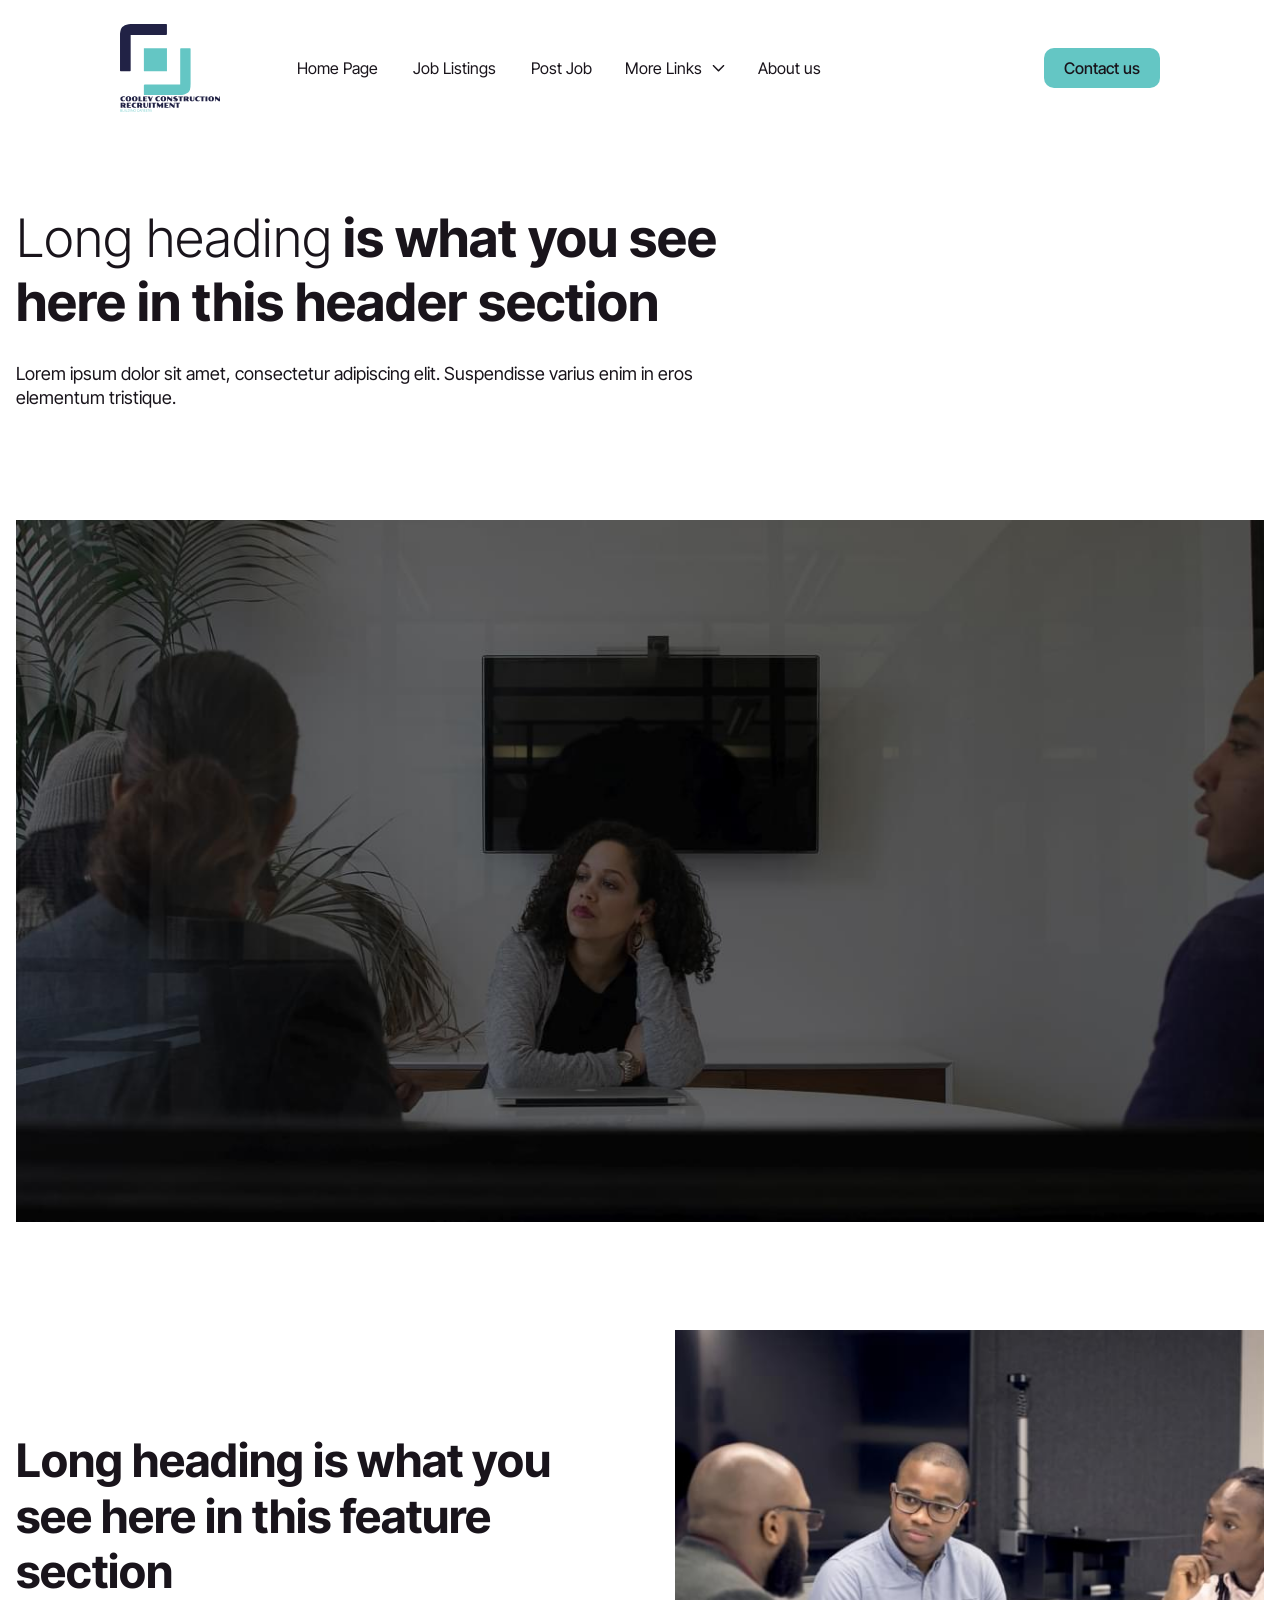
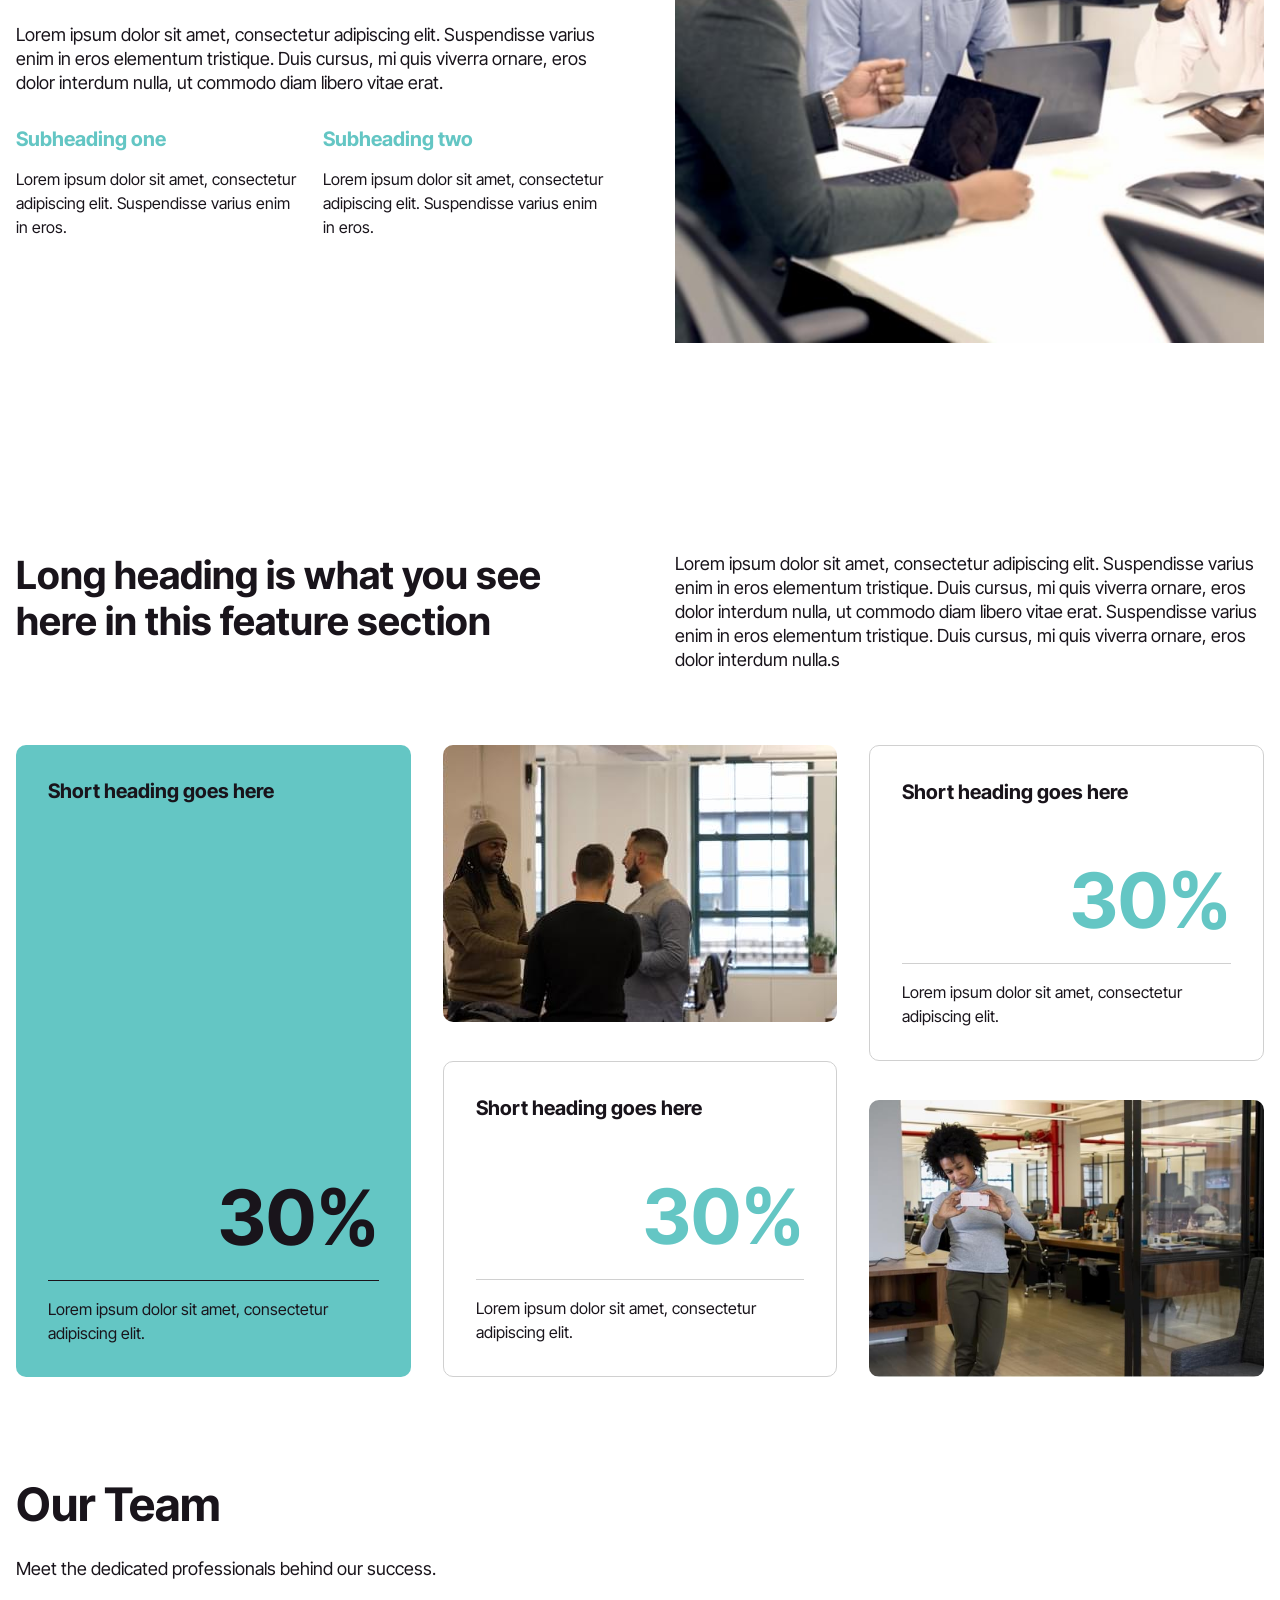
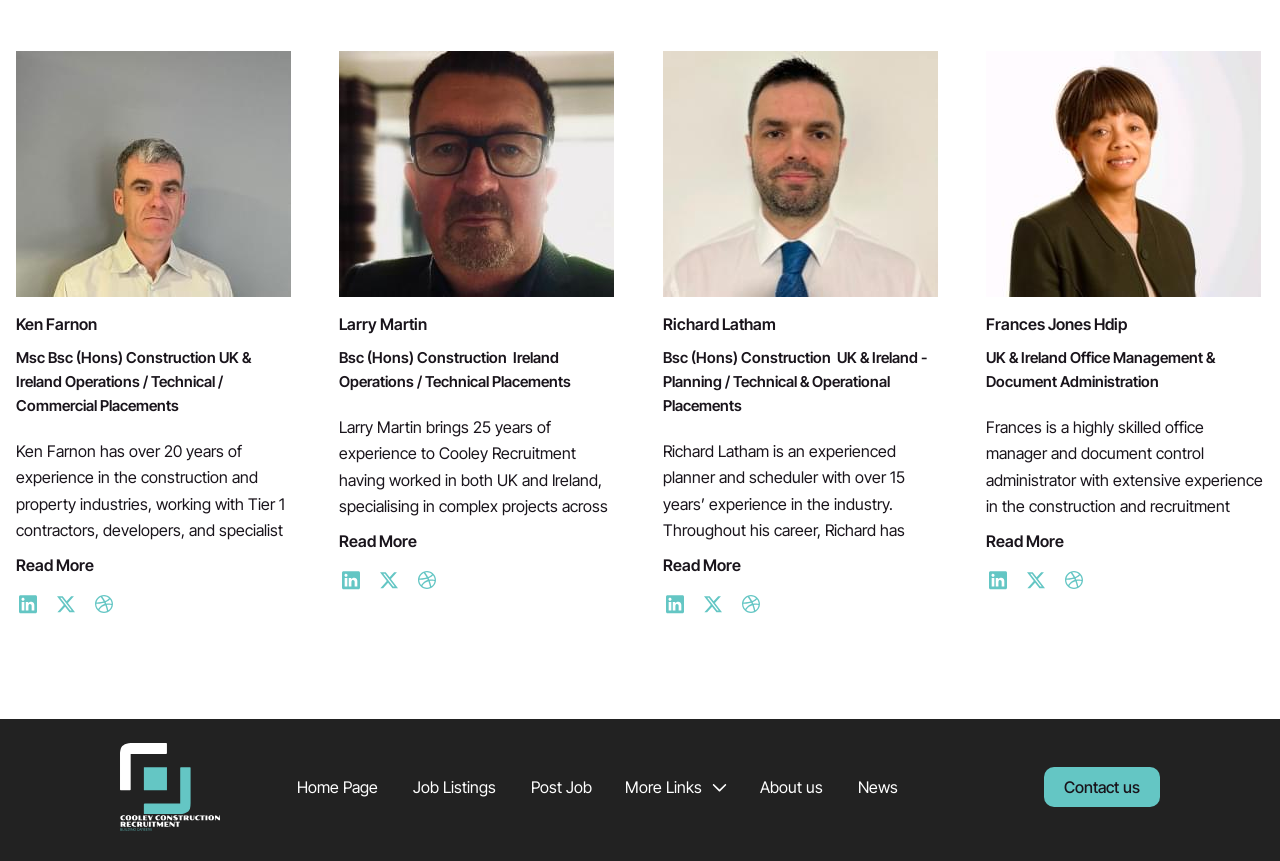
<file: job-description.html>
<!doctype html>
<html lang="en">

<head>
	<title>HomePage</title>
	<meta charset="UTF-8">
	<meta name="format-detection" content="telephone=no">
	<!-- <style>body{opacity: 0;}</style> -->
	<link rel="stylesheet" href="css/style.min.css?_v=20250203094543">
	<link rel="shortcut icon" href="favicon.ico">
	<!-- <meta name="robots" content="noindex, nofollow"> -->
	<meta name="viewport" content="width=device-width, initial-scale=1.0">
</head>

<body>
	<div class="wrapper">
		<header class="header">
			<div class="header__container-small">
				<a href="" class="header__logo"><img src="img/logo.svg" alt="Logo" /></a>
				<div class="header__menu menu">
					<nav class="menu__body">
						<ul class="menu__list">
							<li class="menu__item"><a href="" class="menu__link">Home Page</a></li>
							<li class="menu__item"><a href="" class="menu__link">Job Listings</a></li>
							<li class="menu__item"><a href="" class="menu__link">Post Job</a></li>
							<li class="menu__item">
								<div data-spollers data-spollers-speed="0" class="menu__spollers spollers">
									<div class="spollers__item spollers__details">
										<div data-spoller-close class="spollers__title spollers__summary">
											<span class="spollers__decor">More Links</span>
											<svg class="spollers__arrow">
												<use xlink:href="img/icons/icons.svg#spoller-arrow"></use>
											</svg>
										</div>
										<div class="spollers__body">
											<ul class="spollers__list">
												<li class="spollers__li">
													<img src="img/icons/candidates.svg" alt="Image" />
													<a href="#" class="spollers__link">
														Candidates
													</a>
												</li>
												<li class="spollers__li">
													<img src="img/icons/work.svg" alt="Image" />
													<a href="" class="spollers__link"> Work with Us </a>
												</li>
												<li class="spollers__li">
													<img src="img/icons/blog.svg" alt="Image" />
													<a href="" class="spollers__link"> Blog (NEWS) </a>
												</li>
											</ul>
										</div>
										</details>
									</div>
							</li>
							<li class="menu__item"><a href="" class="menu__link">About us</a></li>
						</ul>
						<a data-da=".menu__body, 479" href="" class="menu__button">Contact us</a>
					</nav>
				</div>
				<button type="button" class="menu__icon icon-menu"><span></span></button>
			</div>
		</header>

		<main class="page">
			<section class="page__description-hero hero-description-page">
				<div class="hero-description-page__container">
					<h1 class="hero-description-page__title title title--decorated">
						<span>Long heading</span> is what you see here in this header section
					</h1>
					<p class="hero-description-page__text">
						Lorem ipsum dolor sit amet, consectetur adipiscing elit. Suspendisse varius enim in eros elementum
						tristique.
					</p>
					<div class="hero-description-page__image">
						<img src="img/job-description/description/image.jpg" alt="Image" />
					</div>
				</div>
			</section>
			<section class="page__block06 block06-page">
				<div class="block06-page__container">
					<div class="block06-page__content">
						<h2 class="block06-page__title">Long heading is what you see here in this feature section</h2>
						<p class="block06-page__text">
							Lorem ipsum dolor sit amet, consectetur adipiscing elit. Suspendisse varius enim in eros elementum
							tristique. Duis cursus, mi quis viverra ornare, eros dolor interdum nulla, ut commodo diam libero vitae
							erat.
						</p>
						<div class="block06-page__columns columns-block06">
							<div class="columns-block06__column">
								<h3 class="columns-block06__title">Subheading one</h3>
								<p class="columns-block06__text">
									Lorem ipsum dolor sit amet, consectetur adipiscing elit. Suspendisse varius enim in eros.
								</p>
							</div>
							<div class="columns-block06__column">
								<h3 class="columns-block06__title">Subheading two</h3>
								<p class="columns-block06__text">
									Lorem ipsum dolor sit amet, consectetur adipiscing elit. Suspendisse varius enim in eros.
								</p>
							</div>
						</div>
					</div>
					<div class="block06-page__decor">
						<img src="img/job-description/block06/image.jpg" alt="Image" />
					</div>
				</div>
			</section>
			<section class="page__block07 block07-page">
				<div class="block07-page__container">
					<div class="block07-page__header">
						<h2 class="block07-page__title">Long heading is what you see here in this feature section</h2>
						<p class="block07-page__text">
							Lorem ipsum dolor sit amet, consectetur adipiscing elit. Suspendisse varius enim in eros elementum
							tristique. Duis cursus, mi quis viverra ornare, eros dolor interdum nulla, ut commodo diam libero vitae
							erat. Suspendisse varius enim in eros elementum tristique. Duis cursus, mi quis viverra ornare, eros
							dolor interdum nulla.s
						</p>
					</div>
					<div class="block07-page__columns columns-block07">
						<div class="columns-block07__column columns-block07__column--span">
							<div class="columns-block07__content columns-block07__content--bc">
								<h3 class="columns-block07__title">Short heading goes here</h3>
								<div class="columns-block07__subtitle"><span>30%</span></div>
								<p class="columns-block07__text">Lorem ipsum dolor sit amet, consectetur adipiscing elit.</p>
							</div>
						</div>
						<div class="columns-block07__column columns-block07__column--image">
							<div class="columns-block07__image columns-block07__image--01">
								<img src="img/job-description/block07/01.jpg" alt="Image" />
							</div>
						</div>
						<div class="columns-block07__column">
							<div class="columns-block07__content columns-block07__content--bo">
								<h3 class="columns-block07__title">Short heading goes here</h3>
								<div class="columns-block07__subtitle columns-block07__subtitle--aqua"><span>30%</span></div>
								<p class="columns-block07__text">Lorem ipsum dolor sit amet, consectetur adipiscing elit.</p>
							</div>
						</div>
						<div class="columns-block07__column">
							<div class="columns-block07__content columns-block07__content--bo">
								<h3 class="columns-block07__title">Short heading goes here</h3>
								<div class="columns-block07__subtitle columns-block07__subtitle--aqua"><span>30%</span></div>
								<p class="columns-block07__text">Lorem ipsum dolor sit amet, consectetur adipiscing elit.</p>
							</div>
						</div>
						<div class="columns-block07__column columns-block07__column--image">
							<div class="columns-block07__image columns-block07__image--02">
								<img src="img/job-description/block07/02.jpg" alt="Image" />
							</div>
						</div>
					</div>
				</div>
			</section>
			<section class="page__team team-page">
				<div class="team-page__container">
					<h2 class="team-page__title title">Our Team</h2>
					<p class="team-page__text">Meet the dedicated professionals behind our success.</p>
					<div class="team-page__columns columns-team">
						<div class="columns-team__column">
							<img src="img/about/team/01.jpg" alt="" class="columns-team__image" />
							<div class="columns-team__name"><span>Ken Farnon</span></div>
							<div class="columns-team__position">
								<span>Msc Bsc (Hons) Construction UK & Ireland Operations / Technical / Commercial Placements </span>
							</div>
							<div data-showmore class="columns-team__descr">
								<div data-showmore-content="110" class="columns-team__content">
									<p class="columns-team__about">
										Ken Farnon has over 20 years of experience in the construction and property industries, working
										with Tier 1 contractors, developers, and specialist sub-contractors. His extensive background of
										experience has equipped him with a deep and thorough understanding of all construction
										disciplines, making him highly knowledgeable and efficient in managing projects, with a strong
										reputation for his expertise, Ken has developed a solid track record in delivering successful
										outcomes across a variet of construction sectors.
									</p>
								</div>
								<button hidden data-showmore-button type="button" class="columns-team__more">
									<span>Read More</span><span>Hide</span>
								</button>
							</div>

							<div class="columns-team__socials">
								<a href="" class="columns-team__link">
									<img src="img/about/team/icons/linked-in.svg" alt="Social" class="columns-team__social" />
								</a>
								<a href="" class="columns-team__link">
									<img src="img/about/team/icons/x.svg" alt="Social" class="columns-team__social" />
								</a>
								<a href="" class="columns-team__link">
									<img src="img/about/team/icons/dribble.svg" alt="Social" class="columns-team__social" />
								</a>
							</div>
						</div>
						<div class="columns-team__column">
							<img src="img/about/team/02.jpg" alt="" class="columns-team__image" />
							<div class="columns-team__name"><span>Larry Martin</span></div>
							<div class="columns-team__position">
								<span>Bsc (Hons) Construction  Ireland Operations / Technical Placements </span>
							</div>
							<div data-showmore class="columns-team__descr">
								<div data-showmore-content="110" class="columns-team__content">
									<p class="columns-team__about">
										Larry Martin brings 25 years of experience to Cooley Recruitment having worked in both UK and
										Ireland, specialising in complex projects across various sectors. Throughout his career, he has
										held numerous senior positions with tier contractors and developers, showcasing his leadership
										and expertise. Larry is technically acute, with a strong blend of technical and commercial
										knowledge that enables him to drive project success and deliver results. His extensive background
										in managing large-scale projects and his ability to navigate both the technical and financial
										aspects of the development make him highly respected.
									</p>
								</div>
								<button hidden data-showmore-button type="button" class="columns-team__more">
									<span>Read More</span><span>Hide</span>
								</button>
							</div>

							<div class="columns-team__socials">
								<a href="" class="columns-team__link">
									<img src="img/about/team/icons/linked-in.svg" alt="Social" class="columns-team__social" />
								</a>
								<a href="" class="columns-team__link">
									<img src="img/about/team/icons/x.svg" alt="Social" class="columns-team__social" />
								</a>
								<a href="" class="columns-team__link">
									<img src="img/about/team/icons/dribble.svg" alt="Social" class="columns-team__social" />
								</a>
							</div>
						</div>
						<div class="columns-team__column">
							<img src="img/about/team/03.jpg" alt="" class="columns-team__image" />
							<div class="columns-team__name"><span>Richard Latham</span></div>
							<div class="columns-team__position">
								<span>Bsc (Hons) Construction  UK & Ireland -Planning / Technical & Operational Placements  </span>
							</div>
							<div data-showmore class="columns-team__descr">
								<div data-showmore-content="110" class="columns-team__content">
									<p class="columns-team__about">
										Richard Latham is an experienced planner and scheduler with over 15 years’ experience in the
										industry. Throughout his career, Richard has worked in a variety of operational and construction
										planning roles, homing his skills through a combination of diligence, strategic insight, and
										independent knowledge, his comprehensive experience allows him to efficiently manage complex
										projects and ensure optimal scheduling and planning outcomes. Richard’s approach is grounded in
										his deep understanding of both operational processes and the nuances of effective project
										management making him a valuable asset in any construction planning capacity.
									</p>
								</div>
								<button hidden data-showmore-button type="button" class="columns-team__more">
									<span>Read More</span><span>Hide</span>
								</button>
							</div>

							<div class="columns-team__socials">
								<a href="" class="columns-team__link">
									<img src="img/about/team/icons/linked-in.svg" alt="Social" class="columns-team__social" />
								</a>
								<a href="" class="columns-team__link">
									<img src="img/about/team/icons/x.svg" alt="Social" class="columns-team__social" />
								</a>
								<a href="" class="columns-team__link">
									<img src="img/about/team/icons/dribble.svg" alt="Social" class="columns-team__social" />
								</a>
							</div>
						</div>
						<div class="columns-team__column">
							<img src="img/about/team/04.jpg" alt="" class="columns-team__image" />
							<div class="columns-team__name"><span>Frances Jones Hdip</span></div>
							<div class="columns-team__position">
								<span>UK & Ireland Office Management & Document Administration </span>
							</div>
							<div data-showmore class="columns-team__descr">
								<div data-showmore-content="110" class="columns-team__content">
									<p class="columns-team__about">
										Frances is a highly skilled office manager and document control administrator with extensive
										experience in the construction and recruitment industries, over the years, she has become an
										indispensable asset to every team she’s been part, combining her proficiency and attention to
										detail with a strong work ethic and problem solving skills, known for he organisational abilities
										and astute management of documentation, Frances has consistently helped streamline office
										operations and ensure seamless project execution.
									</p>
								</div>
								<button hidden data-showmore-button type="button" class="columns-team__more">
									<span>Read More</span><span>Hide</span>
								</button>
							</div>

							<div class="columns-team__socials">
								<a href="" class="columns-team__link">
									<img src="img/about/team/icons/linked-in.svg" alt="Social" class="columns-team__social" />
								</a>
								<a href="" class="columns-team__link">
									<img src="img/about/team/icons/x.svg" alt="Social" class="columns-team__social" />
								</a>
								<a href="" class="columns-team__link">
									<img src="img/about/team/icons/dribble.svg" alt="Social" class="columns-team__social" />
								</a>
							</div>
						</div>
					</div>
				</div>
			</section>
			<!-- <section class="page__block08 block08-page">
					<div class="block08-page__container">
						<div class="block08-page__subscribe">
							<div class="block08-page__inner">
								<div class="block08-page__title">
									<h2 class="title">Medium length heading goes here</h2>
								</div>
								<div class="block08-page__content">
									<p class="block08-page__text">
										Lorem ipsum dolor sit amet, consectetur adipiscing elit. Suspendisse varius enim in eros elementum
										tristique.
									</p>
									<form action="#" class="block08-page__form">
										<input
											data-required="email"
											type="email"
											name="form[email]"
											data-error="Invalid email"
											placeholder="Enter your email"
											class="block08-page__input"
										/>
										<button type="submit" class="block08-page__button">Sign Up</button>
									</form>
									<p class="block08-page__terms">
										By clicking Sign Up, you agree to our
										<a href="" class="block08-page__underline">Terms and Conditions</a><span>.</span>
									</p>
								</div>
							</div>
						</div>
						<div class="block08-page__image">
							<img src="img/job-description/block08/image.jpg" alt="Image" />
						</div>
					</div>
				</section> -->
			<!-- <section class="page__block09 block09-page">
					<div class="block09-page__container">
						<h2 class="block09-page__title title">Our Team</h2>
						<p class="block09-page__text">Meet the dedicated professionals behind our success.</p>
						<div class="block09-page__columns columns-block09">
							<div class="columns-block09__column">
								<div class="columns-block09__image"><img src="img/about/team/01.jpg" alt="" /></div>
								<div class="columns-block09__name"><span>Alice Johnson</span></div>
								<div class="columns-block09__position"><span>Recruitment Manager</span></div>
								<p class="columns-block09__about">
									Passionate about connecting talent with opportunities in various industries.
								</p>
								<div class="columns-block09__socials">
									<a href="" class="columns-block09__link">
										<img src="img/about/team/icons/linked-in.svg" alt="Social" class="columns-block09__social" />
									</a>
									<a href="" class="columns-block09__link">
										<img src="img/about/team/icons/x.svg" alt="Social" class="columns-block09__social" />
									</a>
									<a href="" class="columns-block09__link">
										<img src="img/about/team/icons/dribble.svg" alt="Social" class="columns-block09__social" />
									</a>
								</div>
							</div>
							<div class="columns-block09__column">
								<div class="columns-block09__image"><img src="img/about/team/02.jpg" alt="" /></div>
								<div class="columns-block09__name"><span>Mark Smith</span></div>
								<div class="columns-block09__position"><span>Senior Consultant</span></div>
								<p class="columns-block09__about">
									Passionate about connecting talent with opportunities in various industries.
								</p>
								<div class="columns-block09__socials">
									<a href="" class="columns-block09__link">
										<img src="img/about/team/icons/linked-in.svg" alt="Social" class="columns-block09__social" />
									</a>
									<a href="" class="columns-block09__link">
										<img src="img/about/team/icons/x.svg" alt="Social" class="columns-block09__social" />
									</a>
									<a href="" class="columns-block09__link">
										<img src="img/about/team/icons/dribble.svg" alt="Social" class="columns-block09__social" />
									</a>
								</div>
							</div>
							<div class="columns-block09__column">
								<div class="columns-block09__image"><img src="img/about/team/03.jpg" alt="" /></div>
								<div class="columns-block09__name"><span>Emma Brown</span></div>
								<div class="columns-block09__position"><span>Talent Specialist</span></div>
								<p class="columns-block09__about">
									Passionate about connecting talent with opportunities in various industries.
								</p>
								<div class="columns-block09__socials">
									<a href="" class="columns-block09__link">
										<img src="img/about/team/icons/linked-in.svg" alt="Social" class="columns-block09__social" />
									</a>
									<a href="" class="columns-block09__link">
										<img src="img/about/team/icons/x.svg" alt="Social" class="columns-block09__social" />
									</a>
									<a href="" class="columns-block09__link">
										<img src="img/about/team/icons/dribble.svg" alt="Social" class="columns-block09__social" />
									</a>
								</div>
							</div>
						</div>
					</div>
				</section>
				<section class="page__clients clients-page">
					<div class="clients-page__container">
						<div class="clients-page__title">
							<h2>Used by the world's leading companies</h2>
						</div>
						<div class="clients-page__columns columns-clients">
							<div class="columns-clients__column">
								<div class="columns-clients__image">
									<img src="img/job-description/clients/client.svg" alt="Image" />
								</div>
							</div>
							<div class="columns-clients__column">
								<div class="columns-clients__image">
									<img src="img/job-description/clients/client.svg" alt="Image" />
								</div>
							</div>
							<div class="columns-clients__column">
								<div class="columns-clients__image">
									<img src="img/job-description/clients/client.svg" alt="Image" />
								</div>
							</div>
							<div class="columns-clients__column">
								<div class="columns-clients__image">
									<img src="img/job-description/clients/client.svg" alt="Image" />
								</div>
							</div>
						</div>
					</div>
				</section>
				<section class="page__block10 block10-page">
					<div class="block10-page__container">
						<div class="block10-page__inner">
							<div class="block10-page__content">
								<h2 class="block10-page__title title">Contact us</h2>
								<p class="block10-page__text">
									Lorem ipsum dolor sit amet, consectetur adipiscing elit. Suspendisse varius enim in eros elementum
									tristique.
								</p>
							</div>

							<div class="block10-page__columns columns-block10">
								<div class="columns-block10__rows">
									<div class="columns-block10__row">
										<img src="img/contacts/icons/email.svg" alt="Image" />
										<div class="columns-block10__content">
											<h2 class="columns-block10__title">Email</h2>
											<a href="mailto:hello@relume.io" class="columns-block10__link">hello@relume.io</a>
										</div>
									</div>
									<div class="columns-block10__row">
										<img src="img/contacts/icons/phone.svg" alt="Image" />
										<div class="columns-block10__content">
											<h2 class="columns-block10__title">Phone</h2>
											<a href="tel:15550000000" class="columns-block10__link">+1 (555) 000-0000</a>
										</div>
									</div>
									<div class="columns-block10__row">
										<img src="img/contacts/icons/location.svg" alt="Image" />
										<div class="columns-block10__content">
											<h2 class="columns-block10__title">Office</h2>
											<a href="https://www.google.com/maps" class="columns-block10__link columns-block10__link--default"
												>123 Sample St, Sydney NSW 2000 AU</a
											>
										</div>
									</div>
								</div>
							</div>
						</div>
						<div class="block10-page__image">
							<img src="img/job-description/block10/image.jpg" alt="Image" />
						</div>
					</div>
				</section> -->
		</main>
		<footer class="footer">
			<div class="footer__container-small">
				<a href="" class="footer__logo"><img src="img/footer-logo.svg" alt="Logo" /></a>
				<div class="footer__menu-footer menu-footer">
					<nav class="menu-footer__body">
						<ul class="menu-footer__list">
							<li class="menu-footer__item"><a href="" class="menu-footer__link">Home Page</a></li>
							<li class="menu-footer__item"><a href="" class="menu-footer__link">Job Listings</a></li>
							<li class="menu-footer__item"><a href="" class="menu-footer__link">Post Job</a></li>
							<li class="menu-footer__item">
								<div data-spollers data-spollers-speed="0" class="menu-footer__spollers spollers-footer">
									<div class="spollers-footer__item spollers__details">
										<div data-spoller-close class="spollers-footer__title spollers__summary">
											<span class="spollers-footer__decor">More Links</span>
											<svg class="spollers-footer__arrow">
												<use xlink:href="img/icons/icons.svg#spoller-arrow"></use>
											</svg>
										</div>
										<div class="spollers-footer__body">
											<ul class="spollers-footer__list">
												<li class="spollers-footer__li"><a href="#" class="spollers-footer__link">Candidates</a></li>
												<li class="spollers-footer__li"><a href="" class="spollers-footer__link">Job</a></li>
												<li class="spollers-footer__li"><a href="" class="spollers-footer__link">Work with Us</a></li>
												<li class="spollers-footer__li"><a href="" class="spollers-footer__link">Blog (NEWS)</a></li>
											</ul>
										</div>
									</div>
								</div>
							</li>
							<li class="menu-footer__item"><a href="" class="menu-footer__link">About us</a></li>
							<li class="menu-footer__item"><a href="" class="menu-footer__link">News</a></li>
						</ul>
						<a data-da=".footer__container-small, 850, 2" href="" class="menu-footer__button">Contact us</a>
					</nav>
				</div>
			</div>
		</footer>

	</div>
	<script src="js/app.min.js?_v=20250203094543"></script>
</body>

</html>
</file>
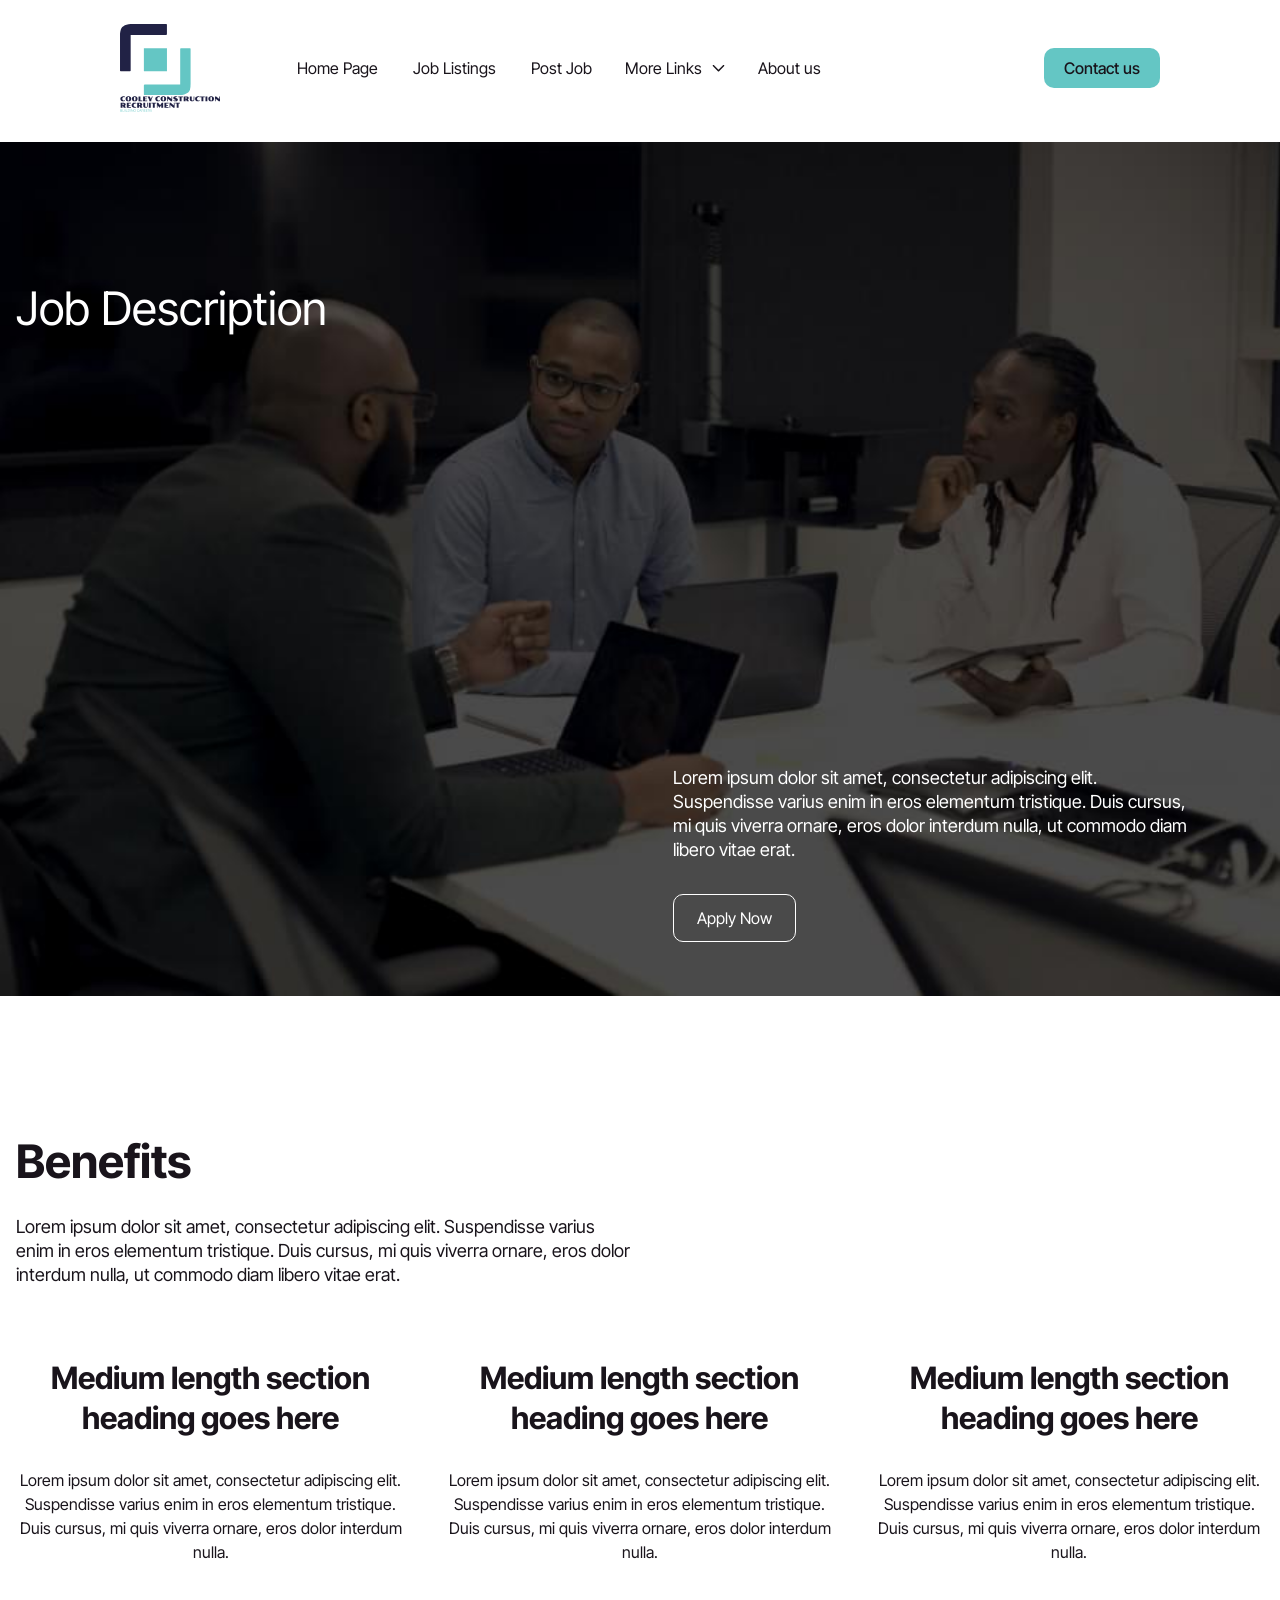
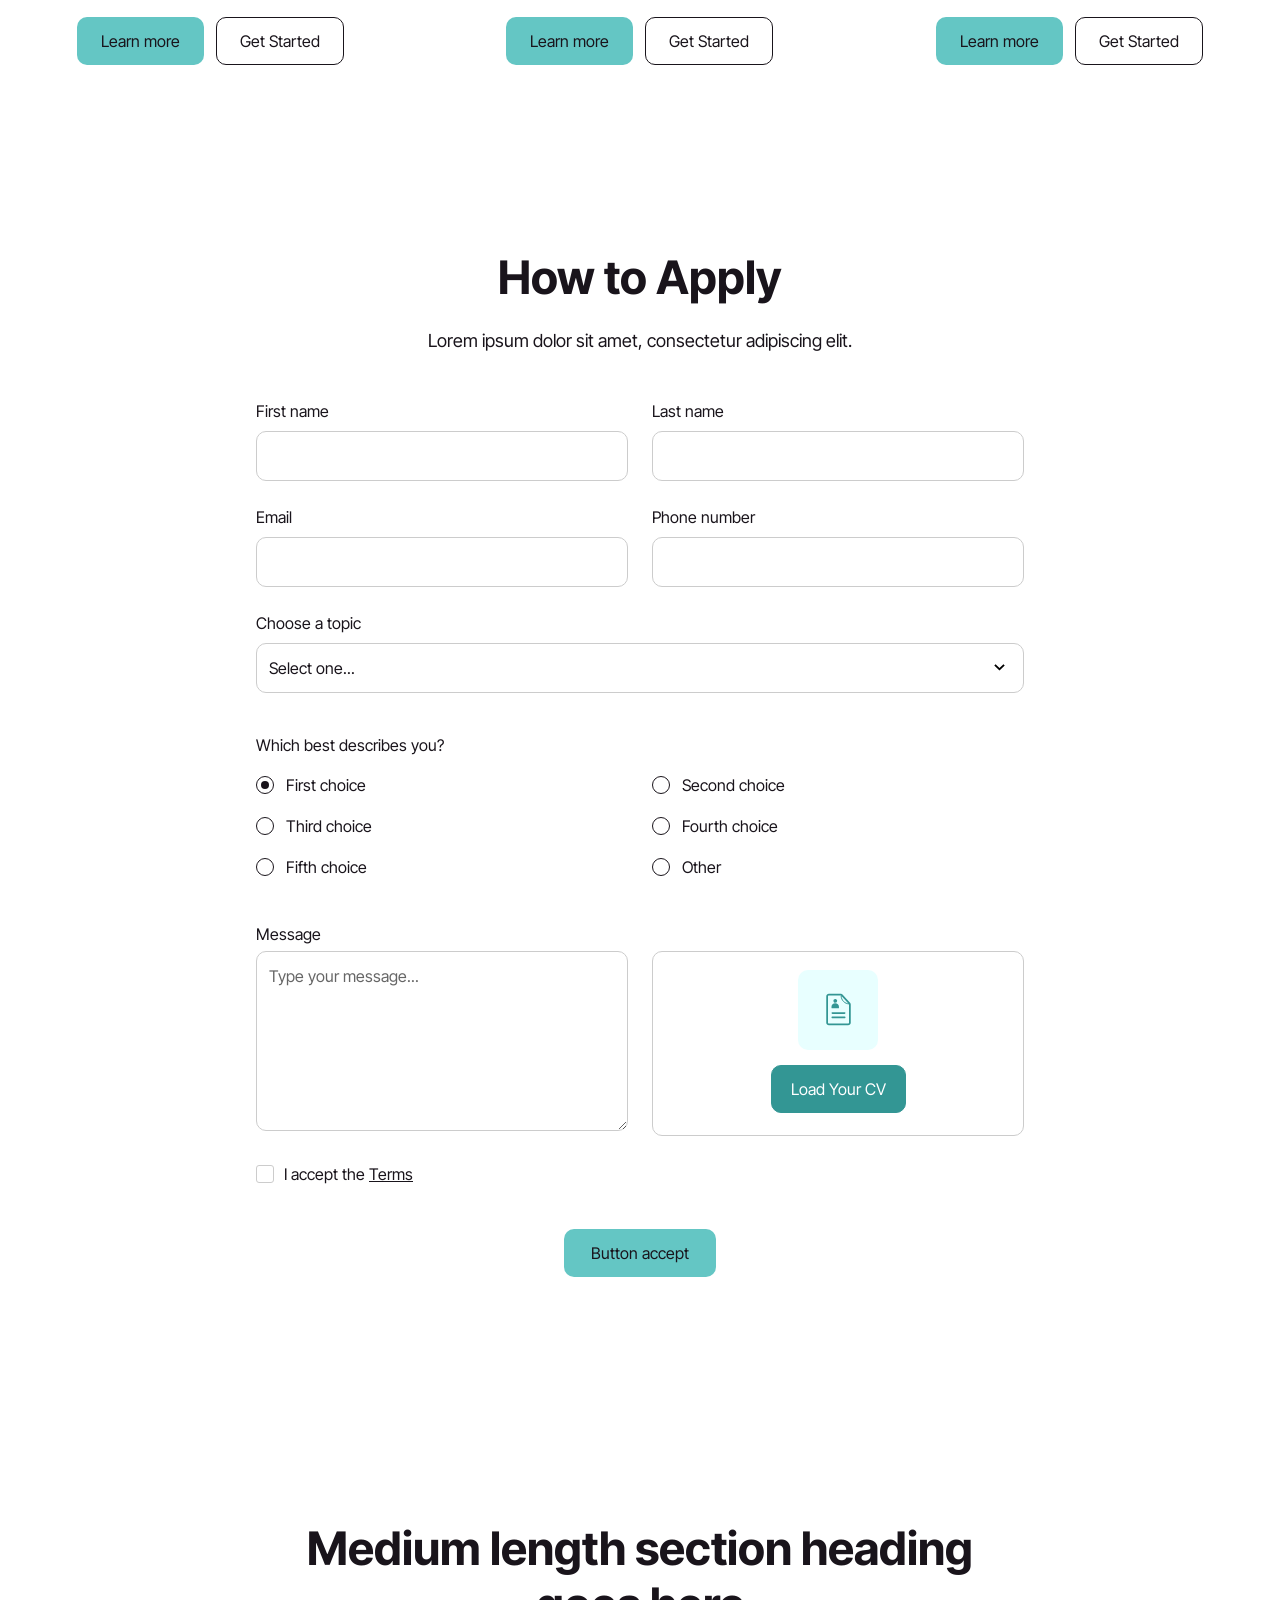
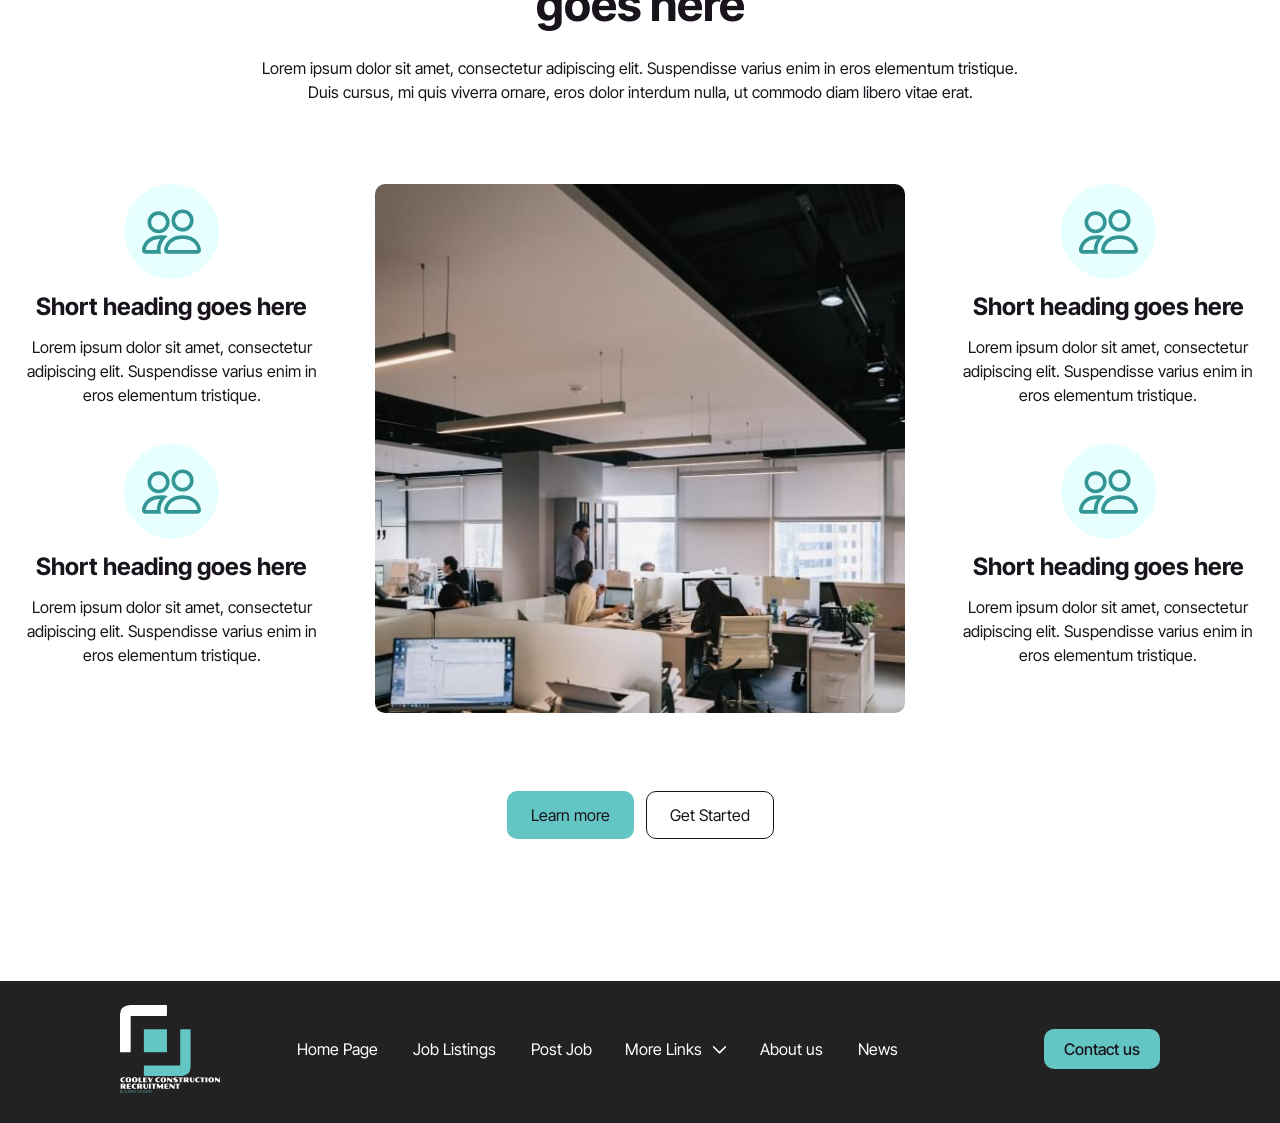
<file: job.html>
<!doctype html>
<html lang="en">

<head>
	<title>HomePage</title>
	<meta charset="UTF-8">
	<meta name="format-detection" content="telephone=no">
	<!-- <style>body{opacity: 0;}</style> -->
	<link rel="stylesheet" href="css/style.min.css?_v=20250203094543">
	<link rel="shortcut icon" href="favicon.ico">
	<!-- <meta name="robots" content="noindex, nofollow"> -->
	<meta name="viewport" content="width=device-width, initial-scale=1.0">
</head>

<body>
	<div class="wrapper">
		<header class="header">
			<div class="header__container-small">
				<a href="" class="header__logo"><img src="img/logo.svg" alt="Logo" /></a>
				<div class="header__menu menu">
					<nav class="menu__body">
						<ul class="menu__list">
							<li class="menu__item"><a href="" class="menu__link">Home Page</a></li>
							<li class="menu__item"><a href="" class="menu__link">Job Listings</a></li>
							<li class="menu__item"><a href="" class="menu__link">Post Job</a></li>
							<li class="menu__item">
								<div data-spollers data-spollers-speed="0" class="menu__spollers spollers">
									<div class="spollers__item spollers__details">
										<div data-spoller-close class="spollers__title spollers__summary">
											<span class="spollers__decor">More Links</span>
											<svg class="spollers__arrow">
												<use xlink:href="img/icons/icons.svg#spoller-arrow"></use>
											</svg>
										</div>
										<div class="spollers__body">
											<ul class="spollers__list">
												<li class="spollers__li">
													<img src="img/icons/candidates.svg" alt="Image" />
													<a href="#" class="spollers__link">
														Candidates
													</a>
												</li>
												<li class="spollers__li">
													<img src="img/icons/work.svg" alt="Image" />
													<a href="" class="spollers__link"> Work with Us </a>
												</li>
												<li class="spollers__li">
													<img src="img/icons/blog.svg" alt="Image" />
													<a href="" class="spollers__link"> Blog (NEWS) </a>
												</li>
											</ul>
										</div>
										</details>
									</div>
							</li>
							<li class="menu__item"><a href="" class="menu__link">About us</a></li>
						</ul>
						<a data-da=".menu__body, 479" href="" class="menu__button">Contact us</a>
					</nav>
				</div>
				<button type="button" class="menu__icon icon-menu"><span></span></button>
			</div>
		</header>

		<main class="page">
			<!-- <section class="page__job job-page">
					<div class="job-page__container">
						<div class="job-page__content">
							<h1 class="job-page__title title">Hero Section</h1>
							<p class="job-page__text">
								Lorem ipsum dolor sit amet, consectetur adipiscing elit. Suspendisse varius enim in eros elementum
								tristique. Duis cursus, mi quis viverra ornare, eros dolor interdum nulla, ut commodo diam libero vitae
								erat.
							</p>
							<div class="job-page__buttons buttons-group">
								<a href="" class="job-page__button buttons-group__fill">Learn more</a>
								<a href="" class="job-page__button buttons-group__border">Get Started</a>
							</div>
						</div>
						<div class="job-page__gallery">
							<img src="img/job/job/01.png" alt="Image" class="job-page__image" />
						</div>
					</div>
				</section> -->
			<section class="page__description description-page">
				<div class="description-page__container">
					<div class="description-page__title">
						<h1>Job Description</h1>
					</div>
					<div class="description-page__content">
						<p class="description-page__text">
							Lorem ipsum dolor sit amet, consectetur adipiscing elit. Suspendisse varius enim in eros elementum
							tristique. Duis cursus, mi quis viverra ornare, eros dolor interdum nulla, ut commodo diam libero vitae
							erat.
						</p>
						<div class="description-page__buttons buttons-group">
							<a href="" class="description-page__button buttons-group__border">Apply Now</a>
						</div>
					</div>
				</div>
				<img src="img/job/description/image.jpg" alt="Image" class="description-page__bg" />
			</section>
			<!-- <section class="page__columns columns-page">
					<div class="columns-page__container">
						<div class="columns-page__content">
							<div class="columns-page__column">
								<h3 class="columns-page__title">Medium length section heading goes here</h3>
								<p class="columns-page__text">
									Lorem ipsum dolor sit amet, consectetur adipiscing elit. Suspendisse varius enim in eros elementum
									tristique. Duis cursus, mi quis viverra ornare, eros dolor interdum nulla.
								</p>
								<div class="columns-page__buttons buttons-group">
									<a href="" class="columns-page__button buttons-group__fill">Learn more</a>
									<a href="" class="columns-page__button buttons-group__border">Get Started</a>
								</div>
							</div>
							<div class="columns-page__column">
								<h3 class="columns-page__title">Medium length section heading goes here</h3>
								<p class="columns-page__text">
									Lorem ipsum dolor sit amet, consectetur adipiscing elit. Suspendisse varius enim in eros elementum
									tristique. Duis cursus, mi quis viverra ornare, eros dolor interdum nulla.
								</p>
								<div class="columns-page__buttons buttons-group">
									<a href="" class="columns-page__button buttons-group__fill">Learn more</a>
									<a href="" class="columns-page__button buttons-group__border">Get Started</a>
								</div>
							</div>
							<div class="columns-page__column">
								<h3 class="columns-page__title">Medium length section heading goes here</h3>
								<p class="columns-page__text">
									Lorem ipsum dolor sit amet, consectetur adipiscing elit. Suspendisse varius enim in eros elementum
									tristique. Duis cursus, mi quis viverra ornare, eros dolor interdum nulla.
								</p>
								<div class="columns-page__buttons buttons-group">
									<a href="" class="columns-page__button buttons-group__fill">Learn more</a>
									<a href="" class="columns-page__button buttons-group__border">Get Started</a>
								</div>
							</div>
						</div>
					</div>
				</section> -->

			<section class="page__benefits benefits-page">
				<div class="benefits-page__container">
					<h2 class="benefits-page__title title">Benefits</h2>
					<p class="benefits-page__text">
						Lorem ipsum dolor sit amet, consectetur adipiscing elit. Suspendisse varius enim in eros elementum
						tristique. Duis cursus, mi quis viverra ornare, eros dolor interdum nulla, ut commodo diam libero vitae
						erat.
					</p>
					<div class="columns-page__content">
						<div class="columns-page__column">
							<h3 class="columns-page__title">Medium length section heading goes here</h3>
							<p class="columns-page__text">
								Lorem ipsum dolor sit amet, consectetur adipiscing elit. Suspendisse varius enim in eros elementum
								tristique. Duis cursus, mi quis viverra ornare, eros dolor interdum nulla.
							</p>
							<div class="columns-page__buttons buttons-group">
								<a href="" class="columns-page__button buttons-group__fill">Learn more</a>
								<a href="" class="columns-page__button buttons-group__border">Get Started</a>
							</div>
						</div>
						<div class="columns-page__column">
							<h3 class="columns-page__title">Medium length section heading goes here</h3>
							<p class="columns-page__text">
								Lorem ipsum dolor sit amet, consectetur adipiscing elit. Suspendisse varius enim in eros elementum
								tristique. Duis cursus, mi quis viverra ornare, eros dolor interdum nulla.
							</p>
							<div class="columns-page__buttons buttons-group">
								<a href="" class="columns-page__button buttons-group__fill">Learn more</a>
								<a href="" class="columns-page__button buttons-group__border">Get Started</a>
							</div>
						</div>
						<div class="columns-page__column">
							<h3 class="columns-page__title">Medium length section heading goes here</h3>
							<p class="columns-page__text">
								Lorem ipsum dolor sit amet, consectetur adipiscing elit. Suspendisse varius enim in eros elementum
								tristique. Duis cursus, mi quis viverra ornare, eros dolor interdum nulla.
							</p>
							<div class="columns-page__buttons buttons-group">
								<a href="" class="columns-page__button buttons-group__fill">Learn more</a>
								<a href="" class="columns-page__button buttons-group__border">Get Started</a>
							</div>
						</div>
					</div>
				</div>
			</section>
			<!-- <section class="page__benefits benefits-page">
					<div class="benefits-page__container">
						<h2 class="benefits-page__title title">Benefits</h2>
						<p class="benefits-page__text">
							Lorem ipsum dolor sit amet, consectetur adipiscing elit. Suspendisse varius enim in eros elementum
							tristique. Duis cursus, mi quis viverra ornare, eros dolor interdum nulla, ut commodo diam libero vitae
							erat.
						</p>
						<div class="benefits-page__columns columns-benefits">
							<div class="columns-benefits__column">
								<h3 class="columns-benefits__title">Medium length section heading goes here</h3>
								<p class="columns-benefits__text">
									Lorem ipsum dolor sit amet, consectetur adipiscing elit. Suspendisse varius enim in eros elementum
									tristique. Duis cursus, mi quis viverra ornare, eros dolor interdum nulla.
								</p>
							</div>
							<div class="columns-benefits__column">
								<h3 class="columns-benefits__title">Medium length section heading goes here</h3>
								<p class="columns-benefits__text">
									Lorem ipsum dolor sit amet, consectetur adipiscing elit. Suspendisse varius enim in eros elementum
									tristique. Duis cursus, mi quis viverra ornare, eros dolor interdum nulla.
								</p>
							</div>
							<div class="columns-benefits__column">
								<h3 class="columns-benefits__title">Medium length section heading goes here</h3>
								<p class="columns-benefits__text">
									Lorem ipsum dolor sit amet, consectetur adipiscing elit. Suspendisse varius enim in eros elementum
									tristique. Duis cursus, mi quis viverra ornare, eros dolor interdum nulla.
								</p>
							</div>
						</div>
						<div class="benefits-page__buttons buttons-group">
							<a href="" class="benefits-page__button buttons-group__fill">Learn more</a>
							<a href="" class="benefits-page__button buttons-group__border">Get Started</a>
						</div>
					</div>
				</section> -->
			<!-- <section class="page__company company-page">
					<div class="company-page__container">
						<div class="company-page__content content-company">
							<h2 class="content-company__title title">About the Company</h2>
							<p class="content-company__text">
								Lorem ipsum dolor sit amet, consectetur adipiscing elit. Suspendisse varius enim in eros elementum
								tristique. Duis cursus, mi quis viverra ornare, eros dolor interdum nulla, ut commodo diam libero vitae
								erat.
							</p>
							<div class="content-company__buttons buttons-group">
								<a href="" class="content-company__button buttons-group__fill">Learn more</a>
								<a href="" class="content-company__button buttons-group__border">Get Started</a>
							</div>
						</div>
						<div class="company-page__columns columns-company">
							<div class="columns-company__inner">
								<div class="columns-company__column">
									<h3 class="columns-company__title">Subheading one</h3>
									<p class="columns-company__text">
										Lorem ipsum dolor sit amet, consectetur adipiscing elit. Suspendisse varius enim in eros.
									</p>
								</div>
								<div class="columns-company__column">
									<h3 class="columns-company__title">Subheading two</h3>
									<p class="columns-company__text">
										Lorem ipsum dolor sit amet, consectetur adipiscing elit. Suspendisse varius enim in eros.
									</p>
								</div>
							</div>
						</div>
					</div>
				</section> -->
			<section class="page__apply apply-page">
				<div class="apply-page__container">
					<div class="apply-page__inner">
						<h2 class="apply-page__title title title--center">How to Apply</h2>
						<p class="apply-page__text">Lorem ipsum dolor sit amet, consectetur adipiscing elit.</p>
						<form action="#" class="apply-page__form form-apply">
							<fieldset class="form-apply__inputs inputs-apply">
								<div class="inputs-apply__input">
									<label for="first-name" class="inputs-apply__label">First name</label>
									<input data-required autocomplete="off" id="first-name" type="text" name="form[first-name]" />
								</div>
								<div class="inputs-apply__input">
									<label for="last-name" class="inputs-apply__label">Last name</label>
									<input data-required autocomplete="off" id="last-name" type="text" name="form[last-name]" />
								</div>
								<div class="inputs-apply__input">
									<label for="email" class="inputs-apply__label">Email</label>
									<input data-required autocomplete="off" id="email" type="text" name="form[email]" />
								</div>
								<div class="inputs-apply__input">
									<label for="phone-number" class="inputs-apply__label">Phone number</label>
									<input data-required autocomplete="off" id="phone-number" type="text" name="form[phone-number]" minlength="5" maxlength="11" pattern="^\+?[0-9]+$" oninput="this.value = this.value.replace(/(?!^)\+/g, '').replace(/[^0-9+]/g, '')" />
								</div>
								<div class="inputs-apply__input inputs-apply__input--select">
									<label for="form-select" class="inputs-apply__label">Choose a topic</label>
									<select data-speed="0" id="form-select" name="form[select]" data-class-modif="form">
										<option value="1" selected>Select one...</option>
										<option value="2">Select two...</option>
										<option value="3">Select three...</option>
										<option value="4">Select four...</option>
									</select>
								</div>
							</fieldset>
							<fieldset class="form-apply__radio radio-apply">
								<legend class="radio-apply__label">Which best describes you?</legend>
								<div class="radio-apply__inner">
									<div class="inner-options">
										<div class="inner-options__item">
											<input id="o_1" class="inner-options__input" checked type="radio" value="1" name="option" />
											<label for="o_1" class="inner-options__label">
												<span class="inner-options__text">First choice</span>
											</label>
										</div>
										<div class="inner-options__item">
											<input id="o_2" class="inner-options__input" type="radio" value="2" name="option" />
											<label for="o_2" class="inner-options__label">
												<span class="inner-options__text">Second choice</span>
											</label>
										</div>
										<div class="inner-options__item">
											<input id="o_3" class="inner-options__input" type="radio" value="3" name="option" />
											<label for="o_3" class="inner-options__label">
												<span class="inner-options__text">Third choice</span>
											</label>
										</div>
										<div class="inner-options__item">
											<input id="o_4" class="inner-options__input" type="radio" value="4" name="option" />
											<label for="o_4" class="inner-options__label">
												<span class="inner-options__text">Fourth choice</span>
											</label>
										</div>
										<div class="inner-options__item">
											<input id="o_5" class="inner-options__input" type="radio" value="5" name="option" />
											<label for="o_5" class="inner-options__label">
												<span class="inner-options__text">Fifth choice</span>
											</label>
										</div>
										<div class="inner-options__item">
											<input id="o_6" class="inner-options__input" type="radio" value="6" name="option" />
											<label for="o_6" class="inner-options__label">
												<span class="inner-options__text">Other</span>
											</label>
										</div>
									</div>
								</div>
							</fieldset>
							<fieldset class="form-apply__files files-apply">
								<label class="files-apply__label" for="message">Message</label>
								<div class="files-apply__columns">
									<div class="files-apply__message">
										<textarea class="files-apply__textarea" name="form[message]" id="message" placeholder="Type your message..."></textarea>
									</div>
									<div class="files-apply__cv">
										<div class="files-apply__wrapper">
											<div class="files-apply__image"><img src="img/job/form/icons/cv.svg" alt="CV" /></div>
											<button type="button" class="files-apply__button">
												Load Your CV
												<input data-required class="files-apply__file" id="cv" accept=".pdf, .doc, .docx, .txt" type="file" />
											</button>
											<div id="formPreview"></div>
										</div>
									</div>
								</div>
							</fieldset>
							<div class="form-apply__checkbox checkbox">
								<input data-required id="c_1" class="checkbox__input" type="checkbox" value="terms" name="form[terms]" />
								<label for="c_1" class="checkbox__label">
									<span class="checkbox__text">I accept the <a href="" style="text-decoration: underline">Terms</a></span>
								</label>
							</div>
							<div class="form-apply__button"><button type="submit">Button accept</button></div>
						</form>
					</div>
				</div>
			</section>
			<section class="page__block01 block01-page">
				<div class="block01-page__container">
					<h2 class="block01-page__title title title--center">Medium length section heading goes here</h2>
					<p class="block01-page__text">
						Lorem ipsum dolor sit amet, consectetur adipiscing elit. Suspendisse varius enim in eros elementum
						tristique. Duis cursus, mi quis viverra ornare, eros dolor interdum nulla, ut commodo diam libero vitae
						erat.
					</p>
					<div class="block01-page__columns columns-block01">
						<div class="columns-block01__column">
							<div class="columns-block01__rows">
								<div class="columns-block01__row">
									<div class="columns-block01__image">
										<img src="img/job/block01/icons/people.svg" alt="Image" />
									</div>
									<h3 class="columns-block01__title">Short heading goes here</h3>
									<p class="columns-block01__text">
										Lorem ipsum dolor sit amet, consectetur adipiscing elit. Suspendisse varius enim in eros elementum
										tristique.
									</p>
								</div>
								<div class="columns-block01__row">
									<div class="columns-block01__image">
										<img src="img/job/block01/icons/people.svg" alt="Image" />
									</div>
									<h3 class="columns-block01__title">Short heading goes here</h3>
									<p class="columns-block01__text">
										Lorem ipsum dolor sit amet, consectetur adipiscing elit. Suspendisse varius enim in eros elementum
										tristique.
									</p>
								</div>
							</div>
						</div>
						<div class="columns-block01__column columns-block01__column--order">
							<div class="columns-block01__midle">
								<img src="img/job/block01/image.jpg" alt="Image" />
							</div>
						</div>
						<div class="columns-block01__column">
							<div class="columns-block01__rows">
								<div class="columns-block01__row">
									<div class="columns-block01__image">
										<img src="img/job/block01/icons/people.svg" alt="Image" />
									</div>
									<h3 class="columns-block01__title">Short heading goes here</h3>
									<p class="columns-block01__text">
										Lorem ipsum dolor sit amet, consectetur adipiscing elit. Suspendisse varius enim in eros elementum
										tristique.
									</p>
								</div>
								<div class="columns-block01__row">
									<div class="columns-block01__image">
										<img src="img/job/block01/icons/people.svg" alt="Image" />
									</div>
									<h3 class="columns-block01__title">Short heading goes here</h3>
									<p class="columns-block01__text">
										Lorem ipsum dolor sit amet, consectetur adipiscing elit. Suspendisse varius enim in eros elementum
										tristique.
									</p>
								</div>
							</div>
						</div>
					</div>
					<div class="block01-page__buttons buttons-group">
						<a href="" class="block01-page__button buttons-group__fill">Learn more</a>
						<a href="" class="block01-page__button buttons-group__border">Get Started</a>
					</div>
				</div>
			</section>
		</main>
		<footer class="footer">
			<div class="footer__container-small">
				<a href="" class="footer__logo"><img src="img/footer-logo.svg" alt="Logo" /></a>
				<div class="footer__menu-footer menu-footer">
					<nav class="menu-footer__body">
						<ul class="menu-footer__list">
							<li class="menu-footer__item"><a href="" class="menu-footer__link">Home Page</a></li>
							<li class="menu-footer__item"><a href="" class="menu-footer__link">Job Listings</a></li>
							<li class="menu-footer__item"><a href="" class="menu-footer__link">Post Job</a></li>
							<li class="menu-footer__item">
								<div data-spollers data-spollers-speed="0" class="menu-footer__spollers spollers-footer">
									<div class="spollers-footer__item spollers__details">
										<div data-spoller-close class="spollers-footer__title spollers__summary">
											<span class="spollers-footer__decor">More Links</span>
											<svg class="spollers-footer__arrow">
												<use xlink:href="img/icons/icons.svg#spoller-arrow"></use>
											</svg>
										</div>
										<div class="spollers-footer__body">
											<ul class="spollers-footer__list">
												<li class="spollers-footer__li"><a href="#" class="spollers-footer__link">Candidates</a></li>
												<li class="spollers-footer__li"><a href="" class="spollers-footer__link">Job</a></li>
												<li class="spollers-footer__li"><a href="" class="spollers-footer__link">Work with Us</a></li>
												<li class="spollers-footer__li"><a href="" class="spollers-footer__link">Blog (NEWS)</a></li>
											</ul>
										</div>
									</div>
								</div>
							</li>
							<li class="menu-footer__item"><a href="" class="menu-footer__link">About us</a></li>
							<li class="menu-footer__item"><a href="" class="menu-footer__link">News</a></li>
						</ul>
						<a data-da=".footer__container-small, 850, 2" href="" class="menu-footer__button">Contact us</a>
					</nav>
				</div>
			</div>
		</footer>

	</div>
	<script src="js/app.min.js?_v=20250203094543"></script>
</body>

</html>
</file>
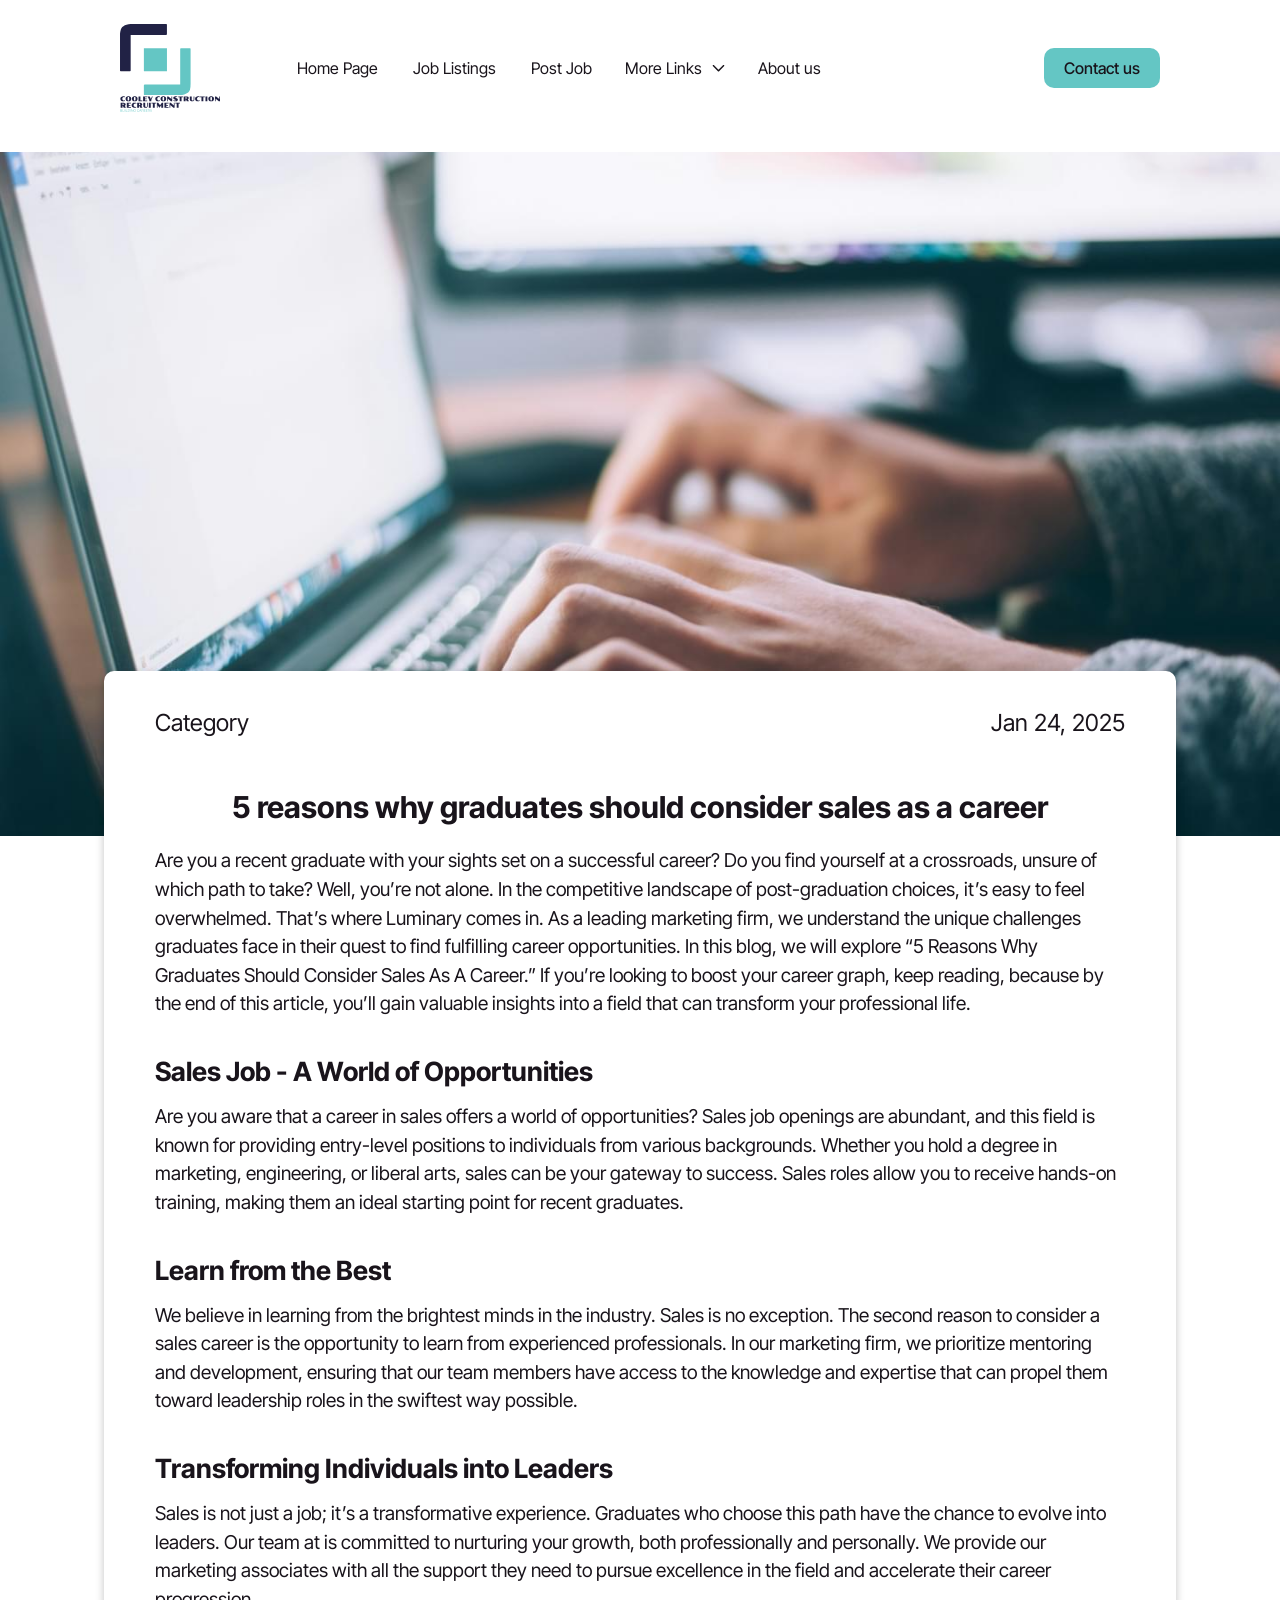
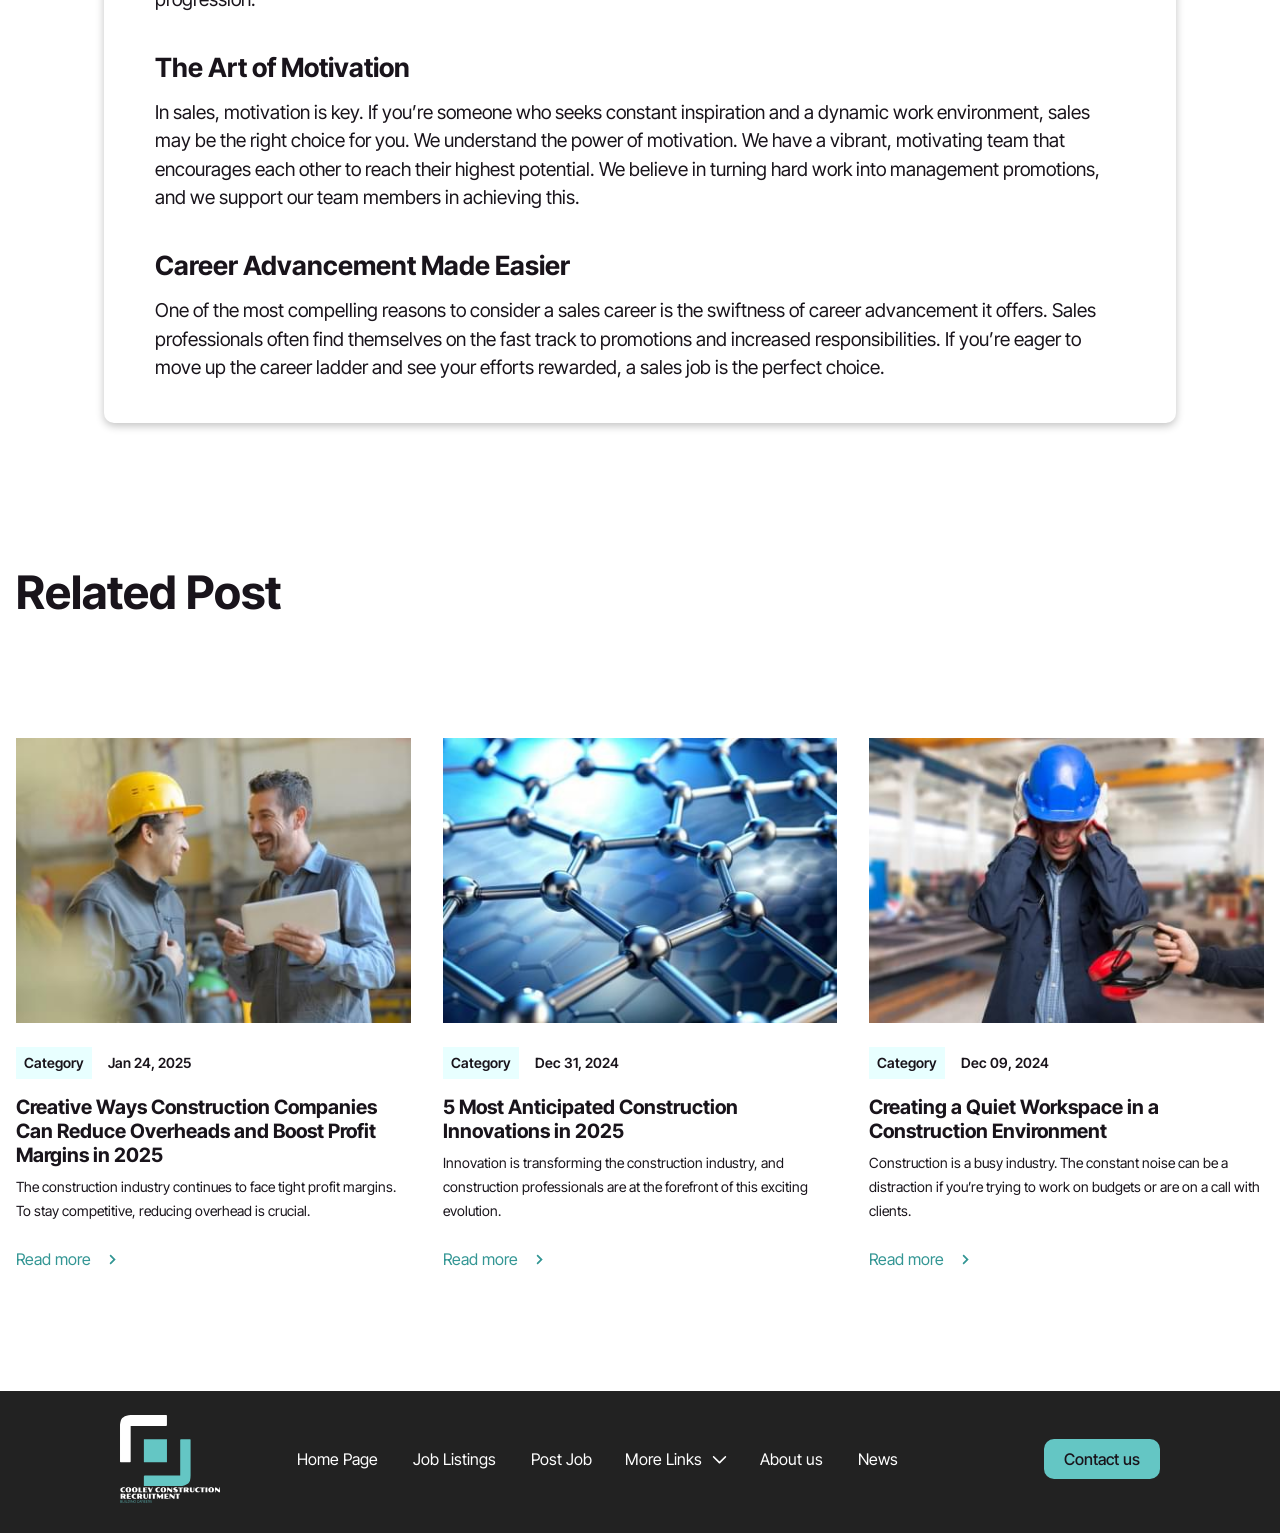
<file: single.html>
<!doctype html>
<html lang="en">

<head>
	<title>HomePage</title>
	<meta charset="UTF-8">
	<meta name="format-detection" content="telephone=no">
	<!-- <style>body{opacity: 0;}</style> -->
	<link rel="stylesheet" href="css/style.min.css?_v=20250203094543">
	<link rel="shortcut icon" href="favicon.ico">
	<!-- <meta name="robots" content="noindex, nofollow"> -->
	<meta name="viewport" content="width=device-width, initial-scale=1.0">
</head>

<body>
	<div class="wrapper">
		<header class="header">
			<div class="header__container-small">
				<a href="" class="header__logo"><img src="img/logo.svg" alt="Logo" /></a>
				<div class="header__menu menu">
					<nav class="menu__body">
						<ul class="menu__list">
							<li class="menu__item"><a href="" class="menu__link">Home Page</a></li>
							<li class="menu__item"><a href="" class="menu__link">Job Listings</a></li>
							<li class="menu__item"><a href="" class="menu__link">Post Job</a></li>
							<li class="menu__item">
								<div data-spollers data-spollers-speed="0" class="menu__spollers spollers">
									<div class="spollers__item spollers__details">
										<div data-spoller-close class="spollers__title spollers__summary">
											<span class="spollers__decor">More Links</span>
											<svg class="spollers__arrow">
												<use xlink:href="img/icons/icons.svg#spoller-arrow"></use>
											</svg>
										</div>
										<div class="spollers__body">
											<ul class="spollers__list">
												<li class="spollers__li">
													<img src="img/icons/candidates.svg" alt="Image" />
													<a href="#" class="spollers__link">
														Candidates
													</a>
												</li>
												<li class="spollers__li">
													<img src="img/icons/work.svg" alt="Image" />
													<a href="" class="spollers__link"> Work with Us </a>
												</li>
												<li class="spollers__li">
													<img src="img/icons/blog.svg" alt="Image" />
													<a href="" class="spollers__link"> Blog (NEWS) </a>
												</li>
											</ul>
										</div>
										</details>
									</div>
							</li>
							<li class="menu__item"><a href="" class="menu__link">About us</a></li>
						</ul>
						<a data-da=".menu__body, 479" href="" class="menu__button">Contact us</a>
					</nav>
				</div>
				<button type="button" class="menu__icon icon-menu"><span></span></button>
			</div>
		</header>

		<main class="page">
			<div class="page__image image-page">
				<img src="img/blog/image.jpg" alt="Image" />
			</div>
			<section class="page__post post-page">
				<div class="post-page__container-small">
					<div class="post-page__inner">
						<div class="post-page__header">
							<div class="post-page__category"><span>Category</span></div>
							<div class="post-page__date"><span>Jan 24, 2025</span></div>
						</div>
						<h1>5 reasons why graduates should consider sales as a career</h1>
						<p>
							Are you a recent graduate with your sights set on a successful career? Do you find yourself at a
							crossroads, unsure of which path to take? Well, you’re not alone. In the competitive landscape of
							post-graduation choices, it’s easy to feel overwhelmed. That’s where Luminary comes in. As a leading
							marketing firm, we understand the unique challenges graduates face in their quest to find fulfilling
							career opportunities. In this blog, we will explore “5 Reasons Why Graduates Should Consider Sales As A
							Career.” If you’re looking to boost your career graph, keep reading, because by the end of this article,
							you’ll gain valuable insights into a field that can transform your professional life.
						</p>
						<h2>Sales Job - A World of Opportunities</h2>
						<p>
							Are you aware that a career in sales offers a world of opportunities? Sales job openings are abundant,
							and this field is known for providing entry-level positions to individuals from various backgrounds.
							Whether you hold a degree in marketing, engineering, or liberal arts, sales can be your gateway to
							success. Sales roles allow you to receive hands-on training, making them an ideal starting point for
							recent graduates.
						</p>
						<h2>Learn from the Best</h2>
						<p>
							We believe in learning from the brightest minds in the industry. Sales is no exception. The second
							reason to consider a sales career is the opportunity to learn from experienced professionals. In our
							marketing firm, we prioritize mentoring and development, ensuring that our team members have access to
							the knowledge and expertise that can propel them toward leadership roles in the swiftest way possible.
						</p>
						<h2>Transforming Individuals into Leaders</h2>
						<p>
							Sales is not just a job; it’s a transformative experience. Graduates who choose this path have the
							chance to evolve into leaders. Our team at is committed to nurturing your growth, both professionally
							and personally. We provide our marketing associates with all the support they need to pursue excellence
							in the field and accelerate their career progression.
						</p>
						<h2>The Art of Motivation</h2>
						<p>
							In sales, motivation is key. If you’re someone who seeks constant inspiration and a dynamic work
							environment, sales may be the right choice for you. We understand the power of motivation. We have a
							vibrant, motivating team that encourages each other to reach their highest potential. We believe in
							turning hard work into management promotions, and we support our team members in achieving this.
						</p>
						<h2>Career Advancement Made Easier</h2>
						<p>
							One of the most compelling reasons to consider a sales career is the swiftness of career advancement it
							offers. Sales professionals often find themselves on the fast track to promotions and increased
							responsibilities. If you’re eager to move up the career ladder and see your efforts rewarded, a sales
							job is the perfect choice.
						</p>
					</div>
				</div>
			</section>
			<section class="page__blog blog-page">
				<div class="blog-page__container">
					<div class="blog-page__title blog-page__title--related title">
						<h2>Related Post</h2>
					</div>
					<!-- <div class="blog-page__text">
							<p>Lorem ipsum dolor sit amet, consectetur adipiscing elit.</p>
						</div> -->

					<div class="blog-page__articles articles-blog">
						<article class="articles-blog__article">
							<a href="" class="articles-blog__image">
								<img src="img/blog/posts/01.jpg" alt="Image" />
							</a>
							<div class="articles-blog__tags">
								<div class="articles-blog__category"><span>Category</span></div>
								<div class="articles-blog__time"><span>Jan 24, 2025</span></div>
							</div>
							<h2 class="articles-blog__title">
								<a href="">Creative Ways Construction Companies Can Reduce Overheads and Boost Profit Margins in 2025</a>
							</h2>
							<p class="articles-blog__excerpt">
								The construction industry continues to face tight profit margins. To stay competitive, reducing
								overhead is crucial.
							</p>
							<a href="" class="articles-blog__link">
								Read more
								<svg>
									<use xlink:href="img/icons/icons.svg#form-arrow"></use>
								</svg>
							</a>
						</article>
						<article class="articles-blog__article">
							<a href="" class="articles-blog__image">
								<img src="img/blog/posts/02.jpg" alt="Image" />
							</a>
							<div class="articles-blog__tags">
								<div class="articles-blog__category"><span>Category</span></div>
								<div class="articles-blog__time"><span>Dec 31, 2024</span></div>
							</div>
							<h2 class="articles-blog__title"><a href="">5 Most Anticipated Construction Innovations in 2025</a></h2>
							<p class="articles-blog__excerpt">
								Innovation is transforming the construction industry, and construction professionals are at the
								forefront of this exciting evolution.
							</p>
							<a href="" class="articles-blog__link">
								Read more
								<svg>
									<use xlink:href="img/icons/icons.svg#form-arrow"></use>
								</svg>
							</a>
						</article>
						<article class="articles-blog__article">
							<a href="" class="articles-blog__image">
								<img src="img/blog/posts/03.jpg" alt="Image" />
							</a>
							<div class="articles-blog__tags">
								<div class="articles-blog__category"><span>Category</span></div>
								<div class="articles-blog__time"><span>Dec 09, 2024</span></div>
							</div>
							<h2 class="articles-blog__title">
								<a href="">Creating a Quiet Workspace in a Construction Environment</a>
							</h2>
							<p class="articles-blog__excerpt">
								Construction is a busy industry. The constant noise can be a distraction if you’re trying to work on
								budgets or are on a call with clients.
							</p>
							<a href="" class="articles-blog__link">
								Read more
								<svg>
									<use xlink:href="img/icons/icons.svg#form-arrow"></use>
								</svg>
							</a>
						</article>
					</div>
				</div>
			</section>
		</main>
		<footer class="footer">
			<div class="footer__container-small">
				<a href="" class="footer__logo"><img src="img/footer-logo.svg" alt="Logo" /></a>
				<div class="footer__menu-footer menu-footer">
					<nav class="menu-footer__body">
						<ul class="menu-footer__list">
							<li class="menu-footer__item"><a href="" class="menu-footer__link">Home Page</a></li>
							<li class="menu-footer__item"><a href="" class="menu-footer__link">Job Listings</a></li>
							<li class="menu-footer__item"><a href="" class="menu-footer__link">Post Job</a></li>
							<li class="menu-footer__item">
								<div data-spollers data-spollers-speed="0" class="menu-footer__spollers spollers-footer">
									<div class="spollers-footer__item spollers__details">
										<div data-spoller-close class="spollers-footer__title spollers__summary">
											<span class="spollers-footer__decor">More Links</span>
											<svg class="spollers-footer__arrow">
												<use xlink:href="img/icons/icons.svg#spoller-arrow"></use>
											</svg>
										</div>
										<div class="spollers-footer__body">
											<ul class="spollers-footer__list">
												<li class="spollers-footer__li"><a href="#" class="spollers-footer__link">Candidates</a></li>
												<li class="spollers-footer__li"><a href="" class="spollers-footer__link">Job</a></li>
												<li class="spollers-footer__li"><a href="" class="spollers-footer__link">Work with Us</a></li>
												<li class="spollers-footer__li"><a href="" class="spollers-footer__link">Blog (NEWS)</a></li>
											</ul>
										</div>
									</div>
								</div>
							</li>
							<li class="menu-footer__item"><a href="" class="menu-footer__link">About us</a></li>
							<li class="menu-footer__item"><a href="" class="menu-footer__link">News</a></li>
						</ul>
						<a data-da=".footer__container-small, 850, 2" href="" class="menu-footer__button">Contact us</a>
					</nav>
				</div>
			</div>
		</footer>

	</div>
	<script src="js/app.min.js?_v=20250203094543"></script>
</body>

</html>
</file>
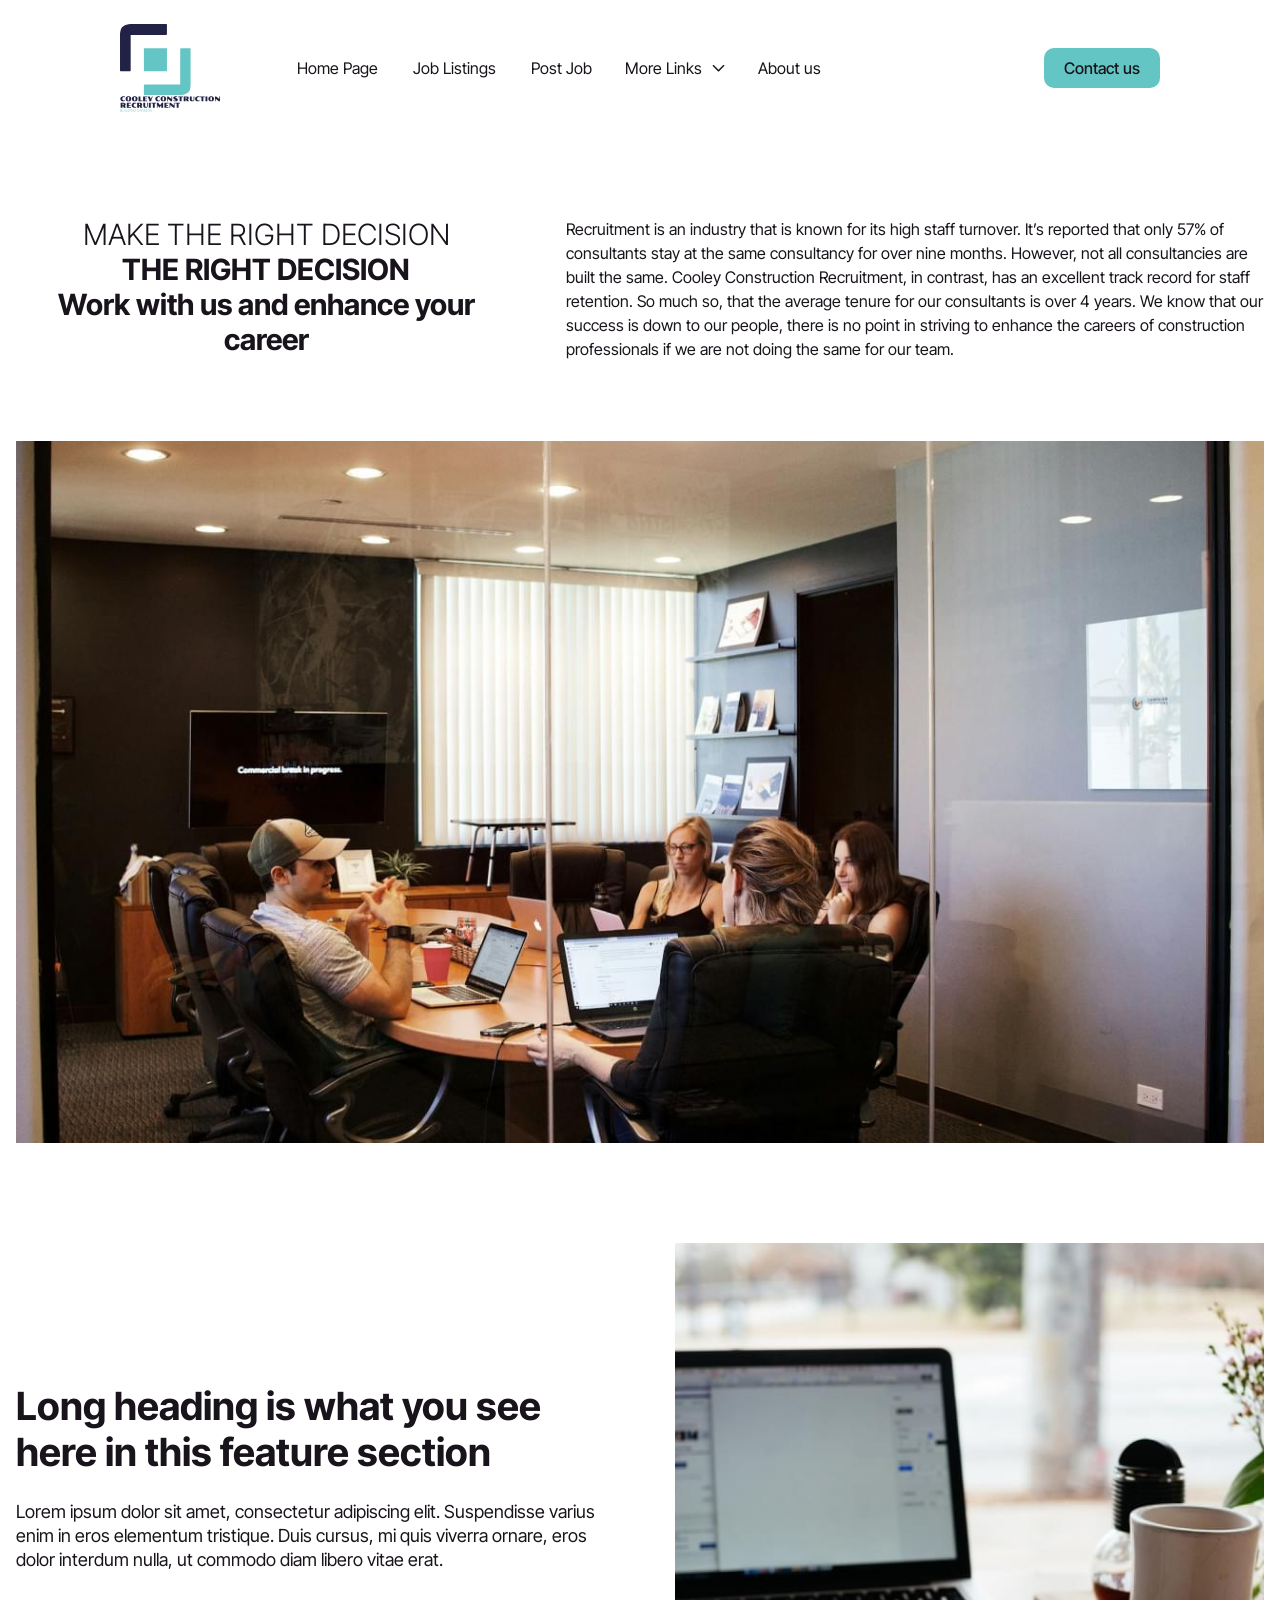
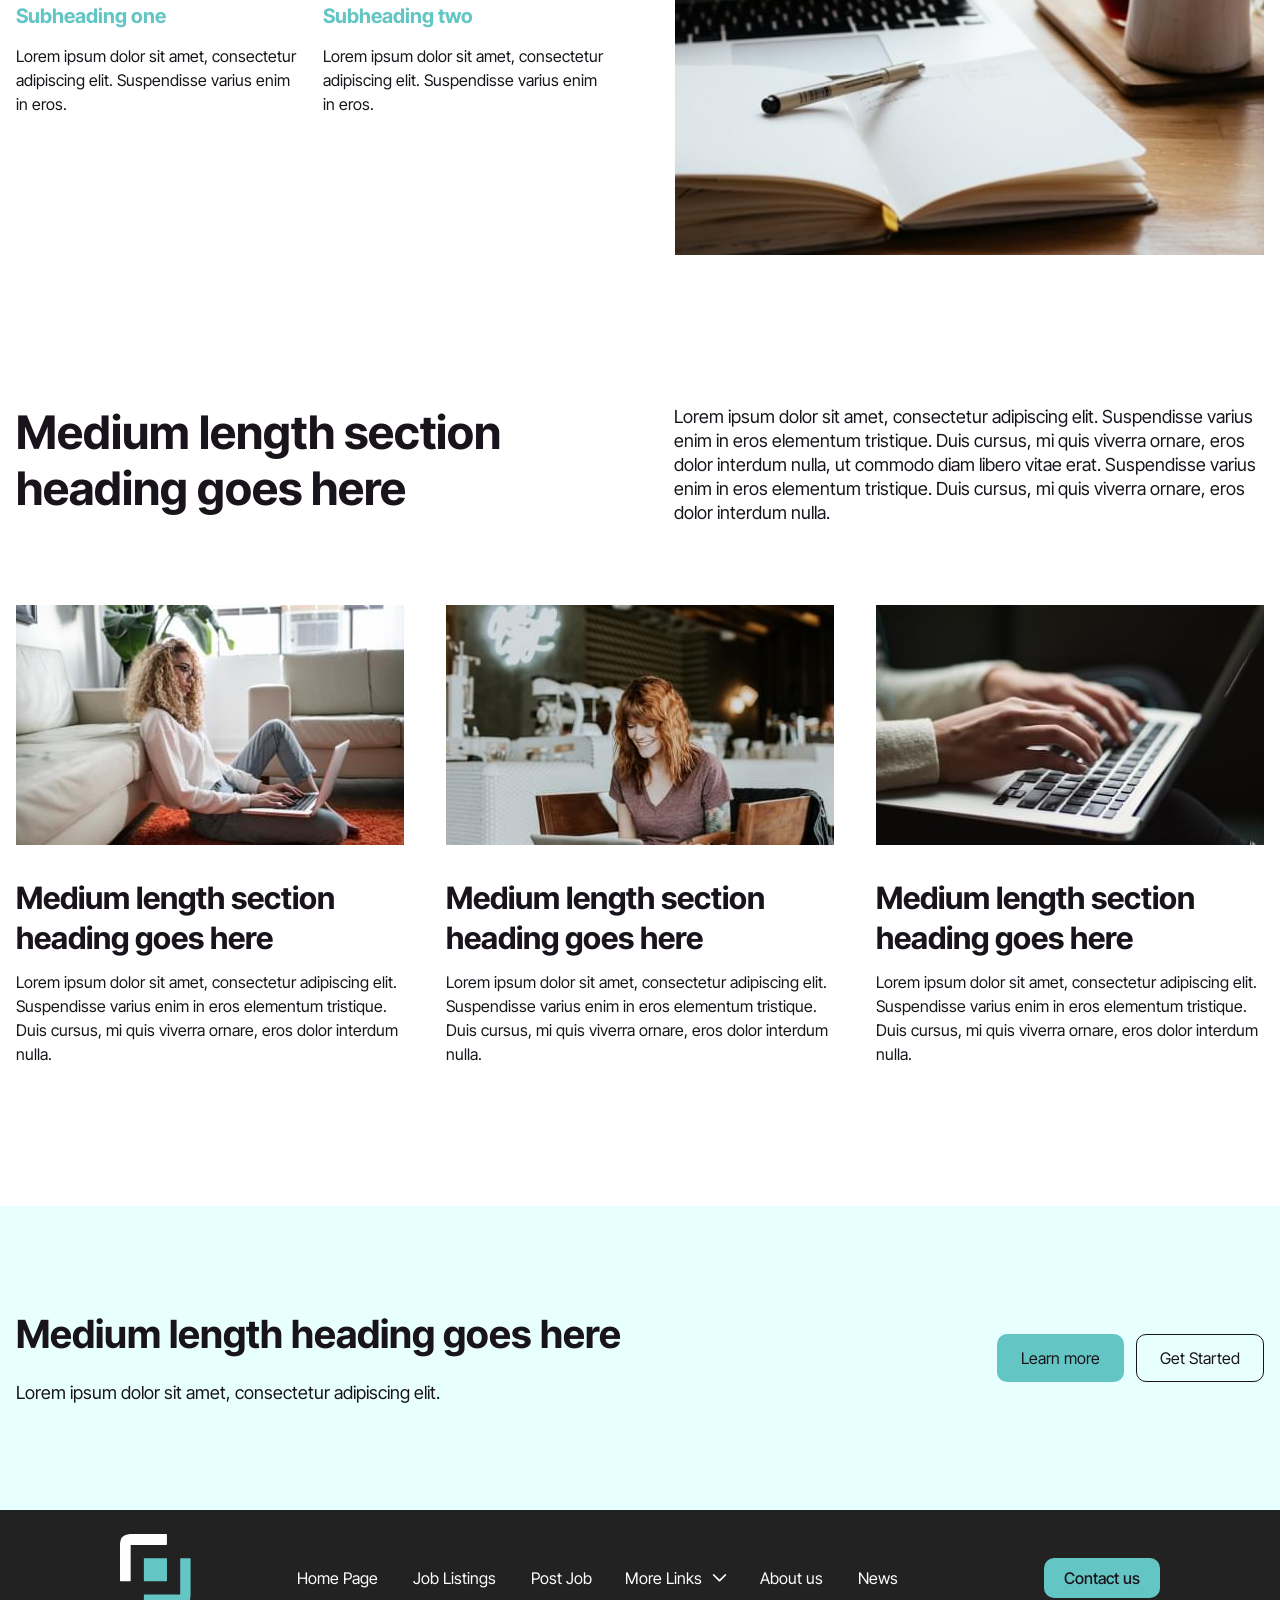
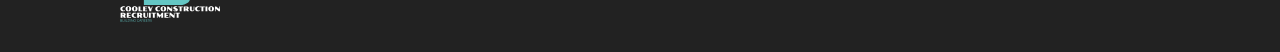
<file: work.html>
<!doctype html>
<html lang="en">

<head>
	<title>HomePage</title>
	<meta charset="UTF-8">
	<meta name="format-detection" content="telephone=no">
	<!-- <style>body{opacity: 0;}</style> -->
	<link rel="stylesheet" href="css/style.min.css?_v=20250203094543">
	<link rel="shortcut icon" href="favicon.ico">
	<!-- <meta name="robots" content="noindex, nofollow"> -->
	<meta name="viewport" content="width=device-width, initial-scale=1.0">
</head>

<body>
	<div class="wrapper">
		<header class="header">
			<div class="header__container-small">
				<a href="" class="header__logo"><img src="img/logo.svg" alt="Logo" /></a>
				<div class="header__menu menu">
					<nav class="menu__body">
						<ul class="menu__list">
							<li class="menu__item"><a href="" class="menu__link">Home Page</a></li>
							<li class="menu__item"><a href="" class="menu__link">Job Listings</a></li>
							<li class="menu__item"><a href="" class="menu__link">Post Job</a></li>
							<li class="menu__item">
								<div data-spollers data-spollers-speed="0" class="menu__spollers spollers">
									<div class="spollers__item spollers__details">
										<div data-spoller-close class="spollers__title spollers__summary">
											<span class="spollers__decor">More Links</span>
											<svg class="spollers__arrow">
												<use xlink:href="img/icons/icons.svg#spoller-arrow"></use>
											</svg>
										</div>
										<div class="spollers__body">
											<ul class="spollers__list">
												<li class="spollers__li">
													<img src="img/icons/candidates.svg" alt="Image" />
													<a href="#" class="spollers__link">
														Candidates
													</a>
												</li>
												<li class="spollers__li">
													<img src="img/icons/work.svg" alt="Image" />
													<a href="" class="spollers__link"> Work with Us </a>
												</li>
												<li class="spollers__li">
													<img src="img/icons/blog.svg" alt="Image" />
													<a href="" class="spollers__link"> Blog (NEWS) </a>
												</li>
											</ul>
										</div>
										</details>
									</div>
							</li>
							<li class="menu__item"><a href="" class="menu__link">About us</a></li>
						</ul>
						<a data-da=".menu__body, 479" href="" class="menu__button">Contact us</a>
					</nav>
				</div>
				<button type="button" class="menu__icon icon-menu"><span></span></button>
			</div>
		</header>

		<main class="page">
			<section class="page__block02 block02-page">
				<div class="block02-page__container">
					<div class="block02-page__header">
						<h1 class="block02-page__title title--decorated">
							<span>MAKE THE RIGHT DECISION </span> <br />
							THE RIGHT DECISION <br />
							Work with us and enhance your career
						</h1>
						<div class="block02-page__content">
							<p class="block02-page__text">
								Recruitment is an industry that is known for its high staff turnover. It’s reported that only 57% of
								consultants stay at the same consultancy for over nine months. However, not all consultancies are
								built the same. Cooley Construction Recruitment, in contrast, has an excellent track record for staff
								retention. So much so, that the average tenure for our consultants is over 4 years. We know that our
								success is down to our people, there is no point in striving to enhance the careers of construction
								professionals if we are not doing the same for our team.
							</p>
						</div>
					</div>
					<div class="block02-page__image">
						<img src="img/work/block02/image.jpg" alt="Image" />
					</div>
				</div>
			</section>
			<section class="page__block03 block03-page">
				<div class="block03-page__container">
					<div class="block03-page__content">
						<h2 class="block03-page__title">Long heading is what you see here in this feature section</h2>
						<p class="block03-page__text">
							Lorem ipsum dolor sit amet, consectetur adipiscing elit. Suspendisse varius enim in eros elementum
							tristique. Duis cursus, mi quis viverra ornare, eros dolor interdum nulla, ut commodo diam libero vitae
							erat.
						</p>
						<div class="block03-page__columns columns-block03">
							<div class="columns-block03__column">
								<h3 class="columns-block03__title">Subheading one</h3>
								<p class="columns-block03__text">
									Lorem ipsum dolor sit amet, consectetur adipiscing elit. Suspendisse varius enim in eros.
								</p>
							</div>
							<div class="columns-block03__column">
								<h3 class="columns-block03__title">Subheading two</h3>
								<p class="columns-block03__text">
									Lorem ipsum dolor sit amet, consectetur adipiscing elit. Suspendisse varius enim in eros.
								</p>
							</div>
						</div>
					</div>
					<div class="block03-page__decor">
						<img src="img/work/block03/image.jpg" alt="Image" />
					</div>
				</div>
			</section>
			<section class="page__block04 block04-page">
				<div class="block04-page__container">
					<div class="block04-page__header">
						<h2 class="block04-page__title title">Medium length section heading goes here</h2>
						<p class="block04-page__text">
							Lorem ipsum dolor sit amet, consectetur adipiscing elit. Suspendisse varius enim in eros elementum
							tristique. Duis cursus, mi quis viverra ornare, eros dolor interdum nulla, ut commodo diam libero vitae
							erat. Suspendisse varius enim in eros elementum tristique. Duis cursus, mi quis viverra ornare, eros
							dolor interdum nulla.
						</p>
					</div>
					<div class="block04-page__columns columns-block04">
						<div class="columns-block04__column">
							<img src="img/work/block04/01.jpg" alt="Image" class="columns-block04__image ibg" />
							<h3 class="columns-block04__title">Medium length section heading goes here</h3>
							<p class="columns-block04__text">
								Lorem ipsum dolor sit amet, consectetur adipiscing elit. Suspendisse varius enim in eros elementum
								tristique. Duis cursus, mi quis viverra ornare, eros dolor interdum nulla.
							</p>
						</div>
						<div class="columns-block04__column">
							<img src="img/work/block04/02.jpg" alt="Image" class="columns-block04__image ibg" />
							<h3 class="columns-block04__title">Medium length section heading goes here</h3>
							<p class="columns-block04__text">
								Lorem ipsum dolor sit amet, consectetur adipiscing elit. Suspendisse varius enim in eros elementum
								tristique. Duis cursus, mi quis viverra ornare, eros dolor interdum nulla.
							</p>
						</div>
						<div class="columns-block04__column">
							<img src="img/work/block04/03.jpg" alt="Image" class="columns-block04__image ibg" />
							<h3 class="columns-block04__title">Medium length section heading goes here</h3>
							<p class="columns-block04__text">
								Lorem ipsum dolor sit amet, consectetur adipiscing elit. Suspendisse varius enim in eros elementum
								tristique. Duis cursus, mi quis viverra ornare, eros dolor interdum nulla.
							</p>
						</div>
					</div>
				</div>
			</section>
			<section class="page__block05 block05-page">
				<div class="block05-page__container">
					<div class="block05-page__content">
						<h2 class="block05-page__title">Medium length heading goes here</h2>
						<p class="block05-page__text">Lorem ipsum dolor sit amet, consectetur adipiscing elit.</p>
					</div>
					<div class="block05-page__actions">
						<div class="block05-page__buttons buttons-group">
							<a href="" class="block05-page__button buttons-group__fill">Learn more</a>
							<a href="" class="block05-page__button buttons-group__border">Get Started</a>
						</div>
					</div>
				</div>
			</section>
		</main>
		<footer class="footer">
			<div class="footer__container-small">
				<a href="" class="footer__logo"><img src="img/footer-logo.svg" alt="Logo" /></a>
				<div class="footer__menu-footer menu-footer">
					<nav class="menu-footer__body">
						<ul class="menu-footer__list">
							<li class="menu-footer__item"><a href="" class="menu-footer__link">Home Page</a></li>
							<li class="menu-footer__item"><a href="" class="menu-footer__link">Job Listings</a></li>
							<li class="menu-footer__item"><a href="" class="menu-footer__link">Post Job</a></li>
							<li class="menu-footer__item">
								<div data-spollers data-spollers-speed="0" class="menu-footer__spollers spollers-footer">
									<div class="spollers-footer__item spollers__details">
										<div data-spoller-close class="spollers-footer__title spollers__summary">
											<span class="spollers-footer__decor">More Links</span>
											<svg class="spollers-footer__arrow">
												<use xlink:href="img/icons/icons.svg#spoller-arrow"></use>
											</svg>
										</div>
										<div class="spollers-footer__body">
											<ul class="spollers-footer__list">
												<li class="spollers-footer__li"><a href="#" class="spollers-footer__link">Candidates</a></li>
												<li class="spollers-footer__li"><a href="" class="spollers-footer__link">Job</a></li>
												<li class="spollers-footer__li"><a href="" class="spollers-footer__link">Work with Us</a></li>
												<li class="spollers-footer__li"><a href="" class="spollers-footer__link">Blog (NEWS)</a></li>
											</ul>
										</div>
									</div>
								</div>
							</li>
							<li class="menu-footer__item"><a href="" class="menu-footer__link">About us</a></li>
							<li class="menu-footer__item"><a href="" class="menu-footer__link">News</a></li>
						</ul>
						<a data-da=".footer__container-small, 850, 2" href="" class="menu-footer__button">Contact us</a>
					</nav>
				</div>
			</div>
		</footer>

	</div>
	<script src="js/app.min.js?_v=20250203094543"></script>
</body>

</html>
</file>
<file: css/style.min.css>
@import url(https://fonts.googleapis.com/css?family=Inter+Tight:100,200,300,regular,500,600,700&display=swap);:root{--main-color:#19141b;--red:#ff0000;--light-peach:#ffd4b5;--gray:#a5a5a5;--teal-green:#339694;--aqua-blue:#64c6c4}*{padding:0;margin:0;border:0}*,*::after,*::before{box-sizing:border-box}*::after,*::before{display:inline-block}body,html{height:100%;min-width:320px}body{color:var(--main-color);line-height:1;font-family:"Inter Tight";font-size:1rem;-ms-text-size-adjust:100%;-moz-text-size-adjust:100%;-webkit-text-size-adjust:100%;-webkit-font-smoothing:antialiased;-moz-osx-font-smoothing:grayscale}button,input,textarea{font-family:"Inter Tight";font-size:inherit;line-height:inherit;color:inherit;background-color:rgba(0,0,0,0)}input,textarea{width:100%}label{display:inline-block}button,option,select{cursor:pointer}a{display:inline-block;color:inherit;text-decoration:none}ul li{list-style:none}img{vertical-align:top}h1,h2,h3,h4,h5,h6{font-weight:inherit;font-size:inherit}body{line-height:150%}.lock body{overflow:hidden;touch-action:none;-ms-scroll-chaining:none;overscroll-behavior:none}.wrapper{min-height:100%;display:flex;flex-direction:column;overflow:hidden}@supports (overflow:clip){.wrapper{overflow:clip}}.wrapper>main{flex:1 1 auto}.wrapper>*{min-width:0}[class*=__container]{max-width:84rem;margin:0 auto;padding:0 1rem}[class*=__container-small]{max-width:67rem;margin:0 auto;padding:0 1rem}[class*="--gc"]{display:grid;min-width:0;grid-template-columns:1rem 1fr minmax(auto,82rem) 1fr 1rem}[class*="--gc"]>*{min-width:0;grid-column:3/4}.checkbox{margin-bottom:2.5rem;position:relative}.checkbox__input{position:absolute;width:0;height:0;opacity:0}.checkbox__input:checked+.checkbox__label:after{background-color:var(--aqua-blue)}.checkbox__input:checked+.checkbox__label:before{border:1px solid var(--aqua-blue)}.checkbox__label{cursor:pointer;display:inline-flex;position:relative;gap:10px}.checkbox__label:before{content:"";margin-top:.1875rem;align-self:flex-start;flex:0 0 18px;width:18px;height:18px;border:1px solid #ccc;border-radius:3px}.checkbox__label::after{content:"";position:absolute;top:.375rem;left:.1875rem;width:.75rem;height:.75rem;border-radius:3px}.checkbox._form-error .checkbox__label::before{border:1px solid red}.checkbox__text{align-self:center}.inner-options{display:grid;grid-template-columns:repeat(2,1fr);-webkit-column-gap:1.5rem;-moz-column-gap:1.5rem;column-gap:1.5rem;row-gap:.875rem}.inner-options__item{position:relative;cursor:pointer}.inner-options__item:not(:last-child){margin-bottom:em(5)}.inner-options__input{width:0;height:0;opacity:0;position:absolute}.inner-options__input:checked+.inner-options__label:after{-webkit-transform:scale(.8);transform:scale(.8)}.inner-options__label{display:inline-flex;align-items:center;cursor:pointer;gap:12px}.inner-options__label:before{content:"";width:18px;height:18px;flex:0 0 18px;border-radius:50%;border:1px solid var(--main-color)}.inner-options__label:after{content:"";-webkit-transform:scale(0);transform:scale(0);width:10px;height:10px;border-radius:50%;background-color:var(--main-color);position:absolute;left:4px;top:7px}.select{min-width:0;position:relative}.select__body{position:relative}.select__title{color:inherit;text-align:left;border:1px solid #ccc;background-color:#fff;cursor:pointer;width:100%;border-radius:.625rem}.select__value{position:relative;display:flex;min-width:0;align-items:center;height:3rem;padding:.75rem;gap:.625rem}.select__value>*{flex:1 1 auto}.select__value:after{content:"";position:absolute;background:url(../img/job/form/icons/select-arrow.svg) center/11px 12px no-repeat;width:11.41px;height:7.12px;right:1.125rem;transition:all .3s ease 0s;display:flex;justify-content:center;align-items:center}._select-open .select__value:after{-webkit-transform:rotate(-180deg);transform:rotate(-180deg)}.select__value._select-pseudo-label::before{content:attr(data-pseudo-label);opacity:.5}.select__content{flex:1 1 auto;overflow:hidden;text-overflow:ellipsis;white-space:nowrap;padding-right:1.4375rem}.select__text{flex:1 1 auto;overflow:hidden;text-overflow:ellipsis;white-space:nowrap}.select__input{width:100%;background-color:rgba(0,0,0,0);height:100%}.select__options{color:var(--main-color);position:absolute;top:calc(100% - .625rem);border-radius:0 0 .625rem .625rem;min-width:100%;left:0;background-color:#fff;border:1px solid #ccc;border-top:0;padding:10px 0 7px 0}.select__scroll{overflow-y:auto;overflow-x:hidden;max-height:12.5rem}.select__option{width:100%;text-align:left;cursor:pointer;padding:5px 15px;color:inherit}.select__option._select-selected{background-color:#eee}.select__row{display:inline-flex;align-items:center}.select--show-top .select__options{top:auto;bottom:calc(100% - .625rem);border:1px solid #ccc;border-bottom:0;border-radius:10px 10px 0 0;padding:5px 0 10px 0}._select-tag{cursor:pointer}.menu{display:flex;align-items:center;width:100%}.menu__body{width:100%;display:flex;align-items:center;justify-content:space-between;background-color:#fff}.menu__list{display:flex;align-items:center;flex-wrap:wrap;row-gap:.3125rem}.menu__link{position:relative}.menu__link::after{content:"";position:absolute;left:0;bottom:-2px;width:0;height:2px;background-color:var(--aqua-blue);transition:width .2s ease,left .2s ease}.menu__button{z-index:3;white-space:nowrap;display:flex;justify-content:center;align-items:center;padding:.5rem 1.25rem;border-radius:.625rem;background-color:var(--aqua-blue);font-weight:500;transition:all .3s ease}.icon-menu{display:none}[data-showmore-button] span:last-child{display:none}._showmore-active [data-showmore-button] span{display:none}._showmore-active [data-showmore-button] span:last-child{display:block}.ibg{width:100%;height:100%;-o-object-fit:cover;object-fit:cover}.ibg--top{-o-object-position:top;object-position:top}.ibg--bottom{-o-object-position:bottom;object-position:bottom}.ibg--left{-o-object-position:left;object-position:left}.ibg--right{-o-object-position:right;object-position:right}.ibg--contain{-o-object-fit:contain;object-fit:contain}summary{list-style:none}.title{font-weight:700;line-height:120%}.title--center{text-align:center}.title--decorated{line-height:120%;text-wrap:balance;font-weight:700}.title--decorated span{font-weight:300}.subtitle{font-size:1.125rem}.buttons-group{display:inline-flex;align-items:center;gap:.75rem}.buttons-group__fill{padding:.75rem 1.5rem;background-color:var(--aqua-blue);transition:color .2s}.buttons-group__border{padding:.6875rem 1.4375rem;border:1px solid var(--main-color);transition:all .2s}.buttons-group__border,.buttons-group__fill{border-radius:.625rem}.blog-page{margin-bottom:7.5rem}.blog-page__title{display:flex;justify-content:center}.blog-page__title--related{justify-content:start;margin-bottom:3.125rem}.blog-page__title h1{max-width:39.375rem}.blog-page__text{display:flex;justify-content:center}.blog-page__text p{max-width:48.4375rem}.blog-page__pagination{display:flex;justify-content:center;align-items:center;white-space:nowrap}.blog-page__button{background-color:#64c6c4}.blog-page__button svg{color:#343434}.blog-page__button--disabled{pointer-events:none;background-color:#d9d9d9}.blog-page__button--disabled svg{color:#666}.blog-page__button--next svg{-webkit-transform:rotate(-180deg);transform:rotate(-180deg)}.blog-page__button--next,.blog-page__button--prev{display:inline-flex;width:3rem;height:3rem;justify-content:center;align-items:center;border-radius:50%}.blog-page__button--next svg,.blog-page__button--prev svg{height:13.5px;flex:0 0 17.5px}.blog-page__pages{display:flex;align-items:center;gap:.3125rem}.blog-page__link{padding:.125rem .1875rem;font-size:1.25rem;color:#838383}.blog-page__link--active{pointer-events:none;color:#339694}.articles-blog{display:grid;grid-template-columns:repeat(3,1fr);-webkit-column-gap:2rem;-moz-column-gap:2rem;column-gap:2rem;row-gap:3.125rem}.articles-blog__image{display:flex;justify-content:center;align-items:center;max-height:18.75rem;overflow:hidden;margin-bottom:1.5rem}.articles-blog__image img{width:100%;-o-object-fit:cover;object-fit:cover;transition:scale .3s}.articles-blog__tags{display:flex;gap:1rem;align-items:center;margin-bottom:1rem}.articles-blog__category{padding:.25rem .5rem;background-color:#e8ffff}.articles-blog__category,.articles-blog__time{font-size:.875rem;font-weight:600}.articles-blog__title{font-weight:700;margin-bottom:.5rem}.articles-blog__excerpt{margin-bottom:1.5rem;font-size:.875rem}.articles-blog__link{display:inline-flex;align-items:center;gap:1rem;color:#339694;transition:gap .2s}.articles-blog__link svg{height:7px;width:11.41px;-webkit-transform:rotate(-90deg);transform:rotate(-90deg)}.header{min-height:8.875rem}.header__container-small{display:flex;align-items:center;width:100%}.header__logo{position:relative;z-index:3}.header__logo img{width:6.25rem}.spollers__item{position:relative;z-index:2}.spollers__title{display:flex;align-items:center;gap:.625rem;cursor:pointer}.spollers__title._spoller-active+.spollers__body{display:block}.spollers__arrow{width:.8125rem;height:.5rem;transition:-webkit-transform .3s;transition:transform .3s;transition:transform .3s,-webkit-transform .3s}._spoller-active .spollers__arrow{-webkit-transform:rotate(-180deg);transform:rotate(-180deg)}.spollers__body{display:none}.spollers__list{display:flex;flex-direction:column;gap:.5rem}.spollers__li{display:flex;align-items:center;gap:.625rem}.spollers__link{white-space:nowrap}.footer{background-color:#222;min-height:8.875rem}.footer__container-small{display:flex;align-items:center;width:100%}.footer__logo img{width:6.25rem}.menu-footer{display:flex;align-items:center;width:100%}.menu-footer__body{width:100%;display:flex;align-items:center;justify-content:space-between}.menu-footer__list{display:flex;align-items:center;flex-wrap:wrap;row-gap:.3125rem}.menu-footer__link{color:#fff;position:relative;z-index:1;padding:0 .125rem}.menu-footer__link::after{content:"";position:absolute;left:0;bottom:-2px;width:0;height:2px;background-color:#fff;transition:width .2s ease,left .2s ease}.menu-footer__button{white-space:nowrap;padding:.5rem 1.25rem;border-radius:.625rem;background-color:var(--aqua-blue);font-weight:500;transition:all .3s ease}.spollers-footer__item{position:relative;z-index:1}.spollers-footer__title{display:flex;align-items:center;gap:.625rem;color:#fff;cursor:pointer}.spollers-footer__decor{color:#fff}.spollers-footer__arrow{width:.9375rem;height:.8125rem;transition:-webkit-transform .3s;transition:transform .3s;transition:transform .3s,-webkit-transform .3s}._spoller-active .spollers-footer__arrow{-webkit-transform:rotate(-180deg);transform:rotate(-180deg)}.spollers-footer__list{display:flex;flex-direction:column;row-gap:.5rem}.spollers-footer__link{color:var(--main-color);white-space:nowrap}.hero-page{min-height:46.125rem;background:url(../img/home/hero/hero-bg.jpg) center center/cover no-repeat}.hero-page__title{font-weight:700;color:#fff;max-width:40.625rem;line-height:120%}.hero-page__title:not(:last-child){margin-bottom:.2142857143em}.hero-page__title--decor{font-weight:300}.hero-page__subtitle{font-size:1.125rem;color:#fff}.hero-page__buttons{display:flex;align-items:center;gap:1.25rem}.hero-page__button{font-weight:500;border-radius:.625rem;transition:all .3s}.hero-page__button--first{padding:.75rem 1.5rem;background-color:var(--aqua-blue)}.hero-page__button--second{padding:.6875rem 1.4375rem;border:1px solid #fff;color:#fff}.jobs-page{padding-top:2.9375rem}.jobs-page__about{display:flex;align-items:center;justify-content:space-between;gap:2.5rem;margin-bottom:2.5rem}.jobs-page__subtitle{font-size:1.125rem;max-width:26.5625rem}.jobs-page__list{display:grid;grid-template-columns:repeat(2,1fr)}.jobs-page__list:not(:last-child){margin-bottom:2.5rem}.jobs-page__button{font-size:1.125rem;font-weight:500;width:100%;border-radius:.625rem;padding:.9375rem;background-color:var(--aqua-blue);transition:color .1s}.filter-jobs{display:flex;align-items:center;gap:1.5625rem}.filter-jobs__title{white-space:nowrap;font-size:1.125rem}.filter-jobs__categories{display:flex;align-items:center;-webkit-column-gap:1rem;-moz-column-gap:1rem;column-gap:1rem}.filter-jobs__category{border-radius:.625rem;border:1px solid #666;color:#666;padding:.375rem 1rem}.filter-jobs__category--active{pointer-events:none;color:#fff;border:none;background-color:#031e0f;padding:.4375rem 1.0625rem}.item-job{border-radius:.625rem;background-color:#fff;box-shadow:6px 6px 20px 0 rgba(192,192,192,.21);transition:box-shadow .3s}.item-job__link{height:100%;display:flex;flex-direction:column;padding:1.5625rem 1.875rem 1.875rem 1.875rem}.item-job__header{display:flex;align-items:center;margin-bottom:.625rem}.item-job__name{line-height:115%;font-weight:600}.item-job__label{margin-right:1.25rem;padding:.4375rem 1.0625rem;color:var(--red);background-color:var(--light-peach);border-radius:.625rem}.item-job__employer{width:100%;margin-left:auto;text-align:end}.item-job__info{display:flex;align-items:center;-webkit-column-gap:2rem;-moz-column-gap:2rem;column-gap:2rem;row-gap:.3125rem;margin-bottom:1.5625rem}.item-job__location svg{width:1.125rem;height:1.260625rem}.item-job__employment-type svg{width:1.25rem;height:1.25rem}.item-job__employment-type,.item-job__location{color:#a5a5a5;display:flex;align-items:center;gap:.8125rem}.item-job__employment-type svg,.item-job__location svg{fill:#a5a5a5}.item-job__description{flex:1 1 auto}.item-job__button{display:inline-block;width:-webkit-max-content;width:max-content;font-weight:500;border-radius:.625rem;font-size:1.125rem;transition:color .1s;padding:.5rem 1.25rem;background-color:var(--aqua-blue)}.popular-page{background-color:#e8ffff}.popular-page__title{margin-bottom:.9375rem}.popular-page__subtitle{margin-bottom:2.5rem}.popular-page__columns{display:grid;grid-template-columns:repeat(4,1fr);-webkit-column-gap:1.75rem;-moz-column-gap:1.75rem;column-gap:1.75rem}.column-popular{position:relative;padding:2.375rem 2rem;border-radius:.625rem;overflow:hidden}.column-popular::after{content:"";position:absolute;top:0;left:0;width:100%;height:100%;background-color:#000;opacity:.3}.column-popular__content{display:flex;flex-direction:column;justify-content:flex-end;height:100%;position:relative;z-index:1;margin-top:auto}.column-popular__title{font-size:2rem;margin-bottom:.9375rem;font-weight:700;line-height:150%}.column-popular__description{margin-bottom:1.25rem}.column-popular__description,.column-popular__title{color:#fff}.column-popular__button{border-radius:.625rem;padding:.5rem 1.25rem;font-weight:500;background-color:var(--aqua-blue);max-width:-webkit-max-content;max-width:max-content;transition:color .1s}.column-popular__img{position:absolute;top:0;left:0;aspect-ratio:307/603}.about-page{padding-top:5rem;padding-bottom:3.4375rem}.about-page__container{display:flex;justify-content:space-between}.about-page__image{aspect-ratio:610/512;border-radius:.625rem;width:100%}.about-page__content{align-self:flex-end;flex:1 1 50%}.about-page__title{margin-bottom:1.25rem}.about-page__text{font-size:1.125rem;margin-bottom:2.8125rem}.about-page__statistics{display:flex;gap:1.25rem;justify-content:space-between}.about-page__button{font-size:1.5rem;padding:1.125rem 3rem;border-radius:.625rem;font-weight:500;background-color:var(--aqua-blue);transition:color .1s}.statistic-about{max-width:12.5rem}.statistic-about__title{text-align:center;margin-bottom:.3125rem;font-weight:700}.statistic-about__subtitle{text-align:center;color:#666}.review-page{padding-top:3.4375rem;padding-bottom:3.75rem}.review-page__container{position:relative}.review-page__title{margin-bottom:3.5rem}.review-page__wrapper{padding:.75rem 0}.review-page__controls{display:flex;align-items:center;gap:1rem;position:absolute;right:1rem;top:.625rem}.review-page__button-prev{-webkit-transform:rotate(-180deg);transform:rotate(-180deg)}.review-page__button-next,.review-page__button-prev{position:relative;width:3rem;height:3rem;border-radius:50%;background-color:var(--aqua-blue);transition:background-color .3s}.review-page__button-next:active,.review-page__button-prev:active{background-color:var(--teal-green)}.review-page__button-next svg,.review-page__button-prev svg{color:#343434;position:absolute;top:50%;left:50%;width:1.09375rem;height:.84375rem;-webkit-transform:translate(-50%,-50%);transform:translate(-50%,-50%)}.review-page__button-next.swiper-button-disabled,.review-page__button-prev.swiper-button-disabled{pointer-events:none;background-color:#d9d9d9}.review-page__button-next.swiper-button-disabled svg,.review-page__button-prev.swiper-button-disabled svg{color:#666}.slide-review__inner{box-shadow:6px 6px 20px 0 rgba(192,192,192,.21);padding:1.875rem;border-radius:.625rem}.slide-review__text{line-height:140%;margin-bottom:1.375rem;font-weight:500}.slide-review__reviewer{display:flex;align-items:center;gap:1rem}.reviewer__image{width:100%;height:100%;max-width:3.75rem;max-height:3.75rem;border-radius:50%}.reviewer__info{display:flex;flex-direction:column}.reviewer__name{font-weight:600}.reviewer__position{color:#a5a5a5}.reviewer__name,.reviewer__position{font-weight:600}.invite-page{padding-top:3.75rem;padding-bottom:3.125rem}.invite-page__inner{padding:2.625rem 3.375rem;background-color:var(--aqua-blue);border-radius:.625rem}.invite-page__title{margin-bottom:1.125rem}.invite-page__text{margin-bottom:1.875rem;max-width:26.25rem}.invite-page__button{font-size:1.5rem;font-weight:500;border-radius:.625rem;padding:1.125rem 2.8125rem;background-color:#fff;transition:all .2s}.subscribe-page{padding-top:3.125rem}.subscribe-page__container{display:flex;justify-content:space-between}.subscribe-page__title{max-width:31.875rem}.subscribe-page__text{font-size:1.125rem;margin-bottom:1.4375rem;max-width:38.5rem}.subscribe-page__form{display:flex;gap:1rem;margin-bottom:.9375rem;position:relative}.subscribe-page__form._form-error>.form__error{position:absolute;font-size:.75rem;color:#dc0000;bottom:-1.3125rem;left:.8125rem}.subscribe-page__input{padding:.9375rem 1.0625rem;border-radius:.625rem;border:1px solid #ccc;max-width:28.125rem}.subscribe-page__input::-webkit-input-placeholder{color:#a5a5a5}.subscribe-page__input:-ms-input-placeholder{color:#a5a5a5}.subscribe-page__input::-ms-input-placeholder{color:#a5a5a5}.subscribe-page__input::placeholder{color:#a5a5a5}._form-error .subscribe-page__input{border:1px solid #dc0000}.subscribe-page__button{white-space:nowrap;font-size:1.125rem;font-weight:500;padding:.8125rem 2.1875rem;border-radius:.625rem;background-color:var(--aqua-blue);transition:color .1s}.subscribe-page__terms{color:#a5a5a5;text-align:right;font-size:.75rem}.subscribe-page__terms a,.subscribe-page__terms span{color:var(--main-color)}.subscribe-page__underline{text-decoration:underline}.partner-page{margin-top:4.1875rem}.partner-page__container{display:flex;flex-direction:column;align-items:center}.partner-page__title{text-align:center;max-width:39.375rem}.partner-page__text{text-align:center;max-width:46.875rem;font-size:1.125rem}.partner-page__image{aspect-ratio:1312/736}.solutions-page__text{text-align:center;font-size:1.125rem;margin-bottom:4.625rem}.solutions-page__columns{display:grid;justify-content:center;grid-template-columns:repeat(auto-fit,minmax(17.1875rem,18.75rem))}.column-solutions{border-radius:.625rem;border:1px solid #e3e3e3;transition:all .3s;padding-left:1.5625rem;padding-top:1.5625rem;padding-right:1.5625rem}.column-solutions__icon{margin-bottom:.625rem}.column-solutions__title{font-size:1.5rem;font-weight:700;margin-bottom:.625rem}.expertise-page__header{display:flex;justify-content:space-between;gap:1.5625rem;margin-bottom:5rem}.expertise-page__title{flex:1 1 50%;max-width:36.875rem}.expertise-page__text{flex:1 1 50%;font-size:1.125rem;max-width:36.875rem}.columns-expertise{display:grid;grid-template-columns:repeat(3,1fr)}.columns-expertise__column{width:100%}.columns-expertise__image{height:15rem;aspect-ratio:405/240;border-radius:.625rem}.columns-expertise__title{text-align:center;font-weight:700;line-height:130%;margin-bottom:.75rem}.columns-expertise__text{text-align:center}.unlock-page{background-color:#e8ffff}.unlock-page__container{padding-top:4.6875rem;padding-bottom:4.6875rem}.unlock-page__text{margin-bottom:2rem;font-size:1.125rem}.unlock-page__image{border-radius:.625rem;width:100%}.feedback-page__title{margin-bottom:1.5625rem}.columns-feedback{display:grid;grid-template-columns:repeat(4,1fr)}.columns-feedback__rating{display:flex;align-items:center;gap:.3125rem;margin-bottom:1.4375rem}.columns-feedback__star{color:var(--aqua-blue);width:1.069375rem;height:1.0225rem}.columns-feedback__text{font-weight:700;font-size:1.25rem;margin-bottom:1.5625rem}.columns-feedback__image{width:3.75rem;height:3.75rem;border-radius:50%;margin-bottom:.375rem}.columns-feedback__name{font-weight:600}.columns-feedback__position{color:#a5a5a5}.faq-page__title{margin-bottom:1.5625rem}.spollers-faq__item{background-color:#e8ffff;border-radius:.625rem}.spollers-faq__item:not(:last-child){margin-bottom:1rem}.spollers-faq__title{cursor:pointer;display:flex;align-items:center;gap:1.25rem;justify-content:space-between;font-size:1.125rem;font-weight:700;line-height:150%;padding:1.875rem}.spollers-faq__title svg{width:1.25rem;height:1.25rem;color:var(--aqua-blue);transition:all .3s}.spollers-faq__title._spoller-active{padding:1.875rem 1.875rem .5625rem 1.875rem}.spollers-faq__title._spoller-active svg{color:var(--main-color);-webkit-transform:rotate(-225deg);transform:rotate(-225deg);scale:.8}.spollers-faq__body{padding:0 1.875rem 1.875rem 1.875rem;max-width:48.125rem}.team-page__title{margin-bottom:1.5625rem}.team-page__text{font-size:1.125rem;margin-bottom:4.375rem}.team-page__columns{display:grid;grid-template-columns:repeat(4,1fr);justify-items:center}.columns-team__column{display:flex;flex-direction:column;max-width:25rem}.columns-team__image{max-width:17.1875rem;height:15.375rem;-o-object-fit:cover;object-fit:cover;width:100%;margin-bottom:.9375rem}.columns-team__name{font-weight:600;font-size:1rem;margin-bottom:.625rem}.columns-team__position{font-weight:600;font-size:.9375rem;margin-bottom:1.25rem}.columns-team__descr{margin-bottom:.9375rem}.columns-team__content{margin-bottom:.3125rem}.columns-team__about{line-height:165%}.columns-team__more{font-weight:600;padding-right:1.5625rem}.columns-team__socials{display:flex;align-items:center;gap:.875rem}.help-page{background-color:#e8ffff;padding-top:2.6875rem;padding-bottom:2.6875rem}.help-page__container{text-align:center;display:flex;flex-direction:column;align-items:center;gap:1.625rem}.help-page__title{line-height:130%;font-weight:700;font-size:2rem}.help-page__text{font-size:1.125rem}.hiring-page{margin-bottom:6.25rem;background-color:#e8ffff;padding-top:2.6875rem;padding-bottom:2.6875rem}.hiring-page__container{text-align:center;display:flex;flex-direction:column;align-items:center;gap:1.625rem}.hiring-page__title{line-height:130%;font-weight:700;font-size:2rem}.hiring-page__text{font-size:1.125rem}.step-page{margin-bottom:6.25rem;padding-top:2.6875rem;padding-bottom:2.6875rem}.step-page__container{text-align:center;display:flex;flex-direction:column;align-items:center;gap:1.5rem}.step-page__text{font-size:1.125rem}.agency-page{margin-top:4.1875rem}.agency-page__container{display:flex;flex-direction:column;align-items:center}.agency-page__title{text-align:center;max-width:39.375rem}.agency-page__text{text-align:center;max-width:46.875rem;font-size:1.125rem}.agency-page__buttons{margin-bottom:4.0625rem}.agency-page__image{aspect-ratio:1312/736}.potential-page__container{padding-top:4.6875rem;padding-bottom:4.6875rem}.potential-page__text{font-size:1.125rem}.potential-page__items{margin-bottom:2.8125rem;display:grid;gap:.875rem}.potential-page__item{display:flex;gap:.9375rem}.potential-page__item::before{content:"";flex:0 0 1.1875rem;height:1.1875rem;border-radius:50%;background-color:var(--aqua-blue);-webkit-transform:translateY(.125rem);transform:translateY(.125rem)}.potential-page__image{border-radius:.625rem;width:100%}.support-page__container{display:flex;flex-direction:column;align-items:center}.support-page__title{text-wrap:balance;max-width:41.0625rem}.support-page__text{max-width:43.125rem;text-align:center}.columns-support{display:flex;justify-content:center;gap:3rem;width:100%;margin-bottom:3.625rem}.columns-support__column{flex:1 1 33.33%;max-width:25.3125rem;justify-items:center}.columns-support__icon{display:flex;justify-content:center;align-items:center;width:5.9375rem;height:5.9375rem;border-radius:50%;background-color:#e8ffff;top:50%;left:50%}.columns-support__icon img{width:100%;max-width:3.6875rem}.columns-support__title{line-height:130%;text-align:center;font-weight:700}.columns-support__text{text-align:center}.job-page__container{display:flex}.job-page__content{flex:1 1 46.75%;padding-top:7.5rem}.job-page__title{margin-bottom:1.5rem}.job-page__text{font-size:1.125rem;max-width:36rem;margin-bottom:1.5rem}.job-page__image{max-width:100%}.description-page{position:relative;overflow:hidden;height:100vh}.description-page__container{height:100%;position:relative;z-index:1;display:flex;justify-content:space-between}.description-page__title{text-wrap:balance;margin-bottom:9.375rem;flex:1 1 50%}.description-page__title h1{color:#fff;line-height:120%}.description-page__content{flex:1 1 50%;align-self:flex-end}.description-page__text{margin-bottom:2rem;font-size:1.125rem;color:#fff;max-width:32.8125rem}.description-page__button.buttons-group__border{color:#fff;border:1px solid #fff;transition:all .2s}.description-page__bg{position:absolute;top:0;left:50%;-o-object-fit:cover;object-fit:cover;-webkit-transform:translateX(-50%);transform:translateX(-50%);width:calc(100% + 1px);min-width:47.99875rem}.columns-page{margin-bottom:9.375rem}.columns-page__content{display:flex;gap:2.5rem;justify-content:center}.columns-page__column{max-width:25.3125rem;display:flex;flex-direction:column;align-items:center}.columns-page__title{line-height:130%;font-weight:700;text-align:center}.columns-page__text{text-align:center}.benefits-page__title{margin-bottom:1.5625rem}.benefits-page__text{font-size:1.125rem;max-width:38.75rem}.benefits-page__buttons{width:100%}.columns-benefits{display:flex;justify-content:center}.columns-benefits__column{max-width:21.875rem}.columns-benefits__title{line-height:130%;font-weight:700;margin-bottom:1.25rem}.company-page{background-color:#e8ffff}.content-company__title{margin-bottom:1.5625rem}.content-company__text{font-size:1.125rem;max-width:38.75rem;margin-bottom:2rem}.columns-company{display:flex;justify-content:end}.columns-company__inner{padding:0 2.875rem;display:flex;gap:1.5rem;justify-content:center}.columns-company__column{max-width:15.625rem}.columns-company__title{font-size:1.25rem;font-weight:700}.apply-page__container{display:flex;justify-content:center}.apply-page__inner{max-width:48rem}.apply-page__title{margin-bottom:1.5rem}.apply-page__text{text-align:center;font-size:1.125rem}.form-apply__button{display:flex;justify-content:center}.form-apply__button button{padding:.75rem 1.6875rem;background-color:var(--aqua-blue);border-radius:.625rem;transition:color .2s}.inputs-apply{margin-bottom:2.5rem;display:grid;grid-template-columns:repeat(2,1fr);gap:1.5rem}.inputs-apply__input--select{grid-column:span 2}.inputs-apply__label{margin-bottom:.5rem}.inputs-apply input{padding:.75rem;border-radius:.625rem;border:1px solid #ccc}.inputs-apply input._form-error{border:1px solid red}.radio-apply{margin-bottom:2.5rem}.radio-apply__label{margin-bottom:1rem}.files-apply{margin-bottom:1.5625rem}.files-apply__label{margin-bottom:.3125rem}.files-apply__columns{display:flex;gap:1.5rem}.files-apply__textarea{min-height:11.25rem;resize:vertical;border-radius:.625rem;border:1px solid #ccc;padding:.75rem}.files-apply__textarea::-webkit-input-placeholder{color:#666}.files-apply__textarea:-ms-input-placeholder{color:#666}.files-apply__textarea::-ms-input-placeholder{color:#666}.files-apply__textarea::placeholder{color:#666}.files-apply__wrapper{display:flex;flex-direction:column;align-items:center;padding:1.125rem .75rem 1.375rem .75rem;border:1px solid #ccc;border-radius:.625rem}.files-apply__cv,.files-apply__message{flex:1 1 50%}.files-apply__image{margin-bottom:.9375rem;width:5rem;height:5rem;display:flex;justify-content:center;align-items:center;background-color:#e8ffff;border-radius:.625rem}.files-apply__image img{max-width:1.5625rem}.files-apply__button{position:relative;color:#fff;padding:.6875rem 1.1875rem;border-radius:.625rem;background-color:#339694;border:1px solid #339694}.files-apply__button._form-error{background-color:var(--aqua-blue);border:1px solid red}.files-apply__file{position:absolute;top:0;left:0;height:100%;width:100%;opacity:0;font-size:0;cursor:pointer}.files-apply__preview{margin-top:.625rem;align-self:start}.files-apply__preview span{font-size:.875rem;color:#666;font-weight:500}.block01-page__title{margin-left:auto;margin-right:auto;margin-bottom:1.5rem;max-width:48rem}.block01-page__text{text-align:center;margin-left:auto;margin-right:auto;margin-bottom:5rem;max-width:48rem}.block01-page__columns{display:grid;grid-template-columns:1fr 1.7fr 1fr;gap:3rem}.block01-page__buttons{justify-content:center;width:100%}.columns-block01__rows{display:flex;flex-direction:column;gap:2.3125rem}.columns-block01__row{display:flex;flex-direction:column;align-items:center;gap:1rem}.columns-block01__image{width:5.9375rem;height:5.9375rem;border-radius:50%;background-color:#e8ffff;display:flex;justify-content:center;align-items:center}.columns-block01__image img{max-width:3.6875rem}.columns-block01__title{text-wrap:balance;text-align:center;font-size:1.5rem;font-weight:700}.columns-block01__text{text-align:center}.columns-block01__midle{height:100%;display:flex;justify-content:center;align-items:center}.columns-block01__midle img{border-radius:.625rem;width:100%}.block02-page{margin-top:4.6875rem;margin-bottom:6.25rem}.block02-page__header{display:flex;gap:3.125rem;margin-bottom:5rem}.block02-page__title{max-width:31.25rem;text-align:center;flex:1 1 50%}.block02-page__content{flex:1 1 50%}.block02-page__image{overflow:hidden;display:flex;justify-content:center}.block02-page__image img{min-width:31.25rem;width:100%;-o-object-fit:cover;object-fit:cover;-o-object-position:center;object-position:center}.block03-page{margin-bottom:9.375rem}.block03-page__container{display:flex}.block03-page__content{align-self:center;flex:1 1 50%}.block03-page__title{line-height:120%;font-weight:700;margin-bottom:1.5rem}.block03-page__text{margin-bottom:2rem;font-size:1.125rem}.block03-page__decor{flex:1 1 50%}.block03-page__decor img{width:100%}.columns-block03{display:flex;gap:1.5rem}.columns-block03__title{font-size:1.25rem;font-weight:700;margin-bottom:1rem;color:var(--aqua-blue)}.block04-page__header{display:flex;justify-content:space-between;gap:1.5625rem;margin-bottom:5rem}.block04-page__title{flex:1 1 50%;max-width:36.875rem;text-wrap:balance}.block04-page__text{flex:1 1 50%;font-size:1.125rem;max-width:36.875rem}.columns-block04{display:grid;grid-template-columns:repeat(3,1fr)}.columns-block04__column{width:100%}.columns-block04__image{height:15rem;aspect-ratio:405/240}.columns-block04__title{text-wrap:balance;font-weight:700;line-height:130%;margin-bottom:.75rem}.block05-page{background-color:#e8ffff}.block05-page__container{display:flex;align-items:center}.block05-page__content{flex:1 1 60%}.block05-page__title{margin-bottom:1.5rem;font-weight:700;line-height:120%}.block05-page__text{font-size:1.125rem}.block05-page__actions{flex:1 1 40%}.block05-page__buttons{width:100%;justify-content:flex-end}.image-page{margin-top:.625rem;margin-bottom:3.75rem;display:flex;justify-content:center;align-items:center;max-height:42.75rem;overflow:hidden}.image-page img{min-width:29.375rem;width:100%;-o-object-fit:cover;object-fit:cover}.contacts-page{padding-top:4.375rem}.contacts-page__title{margin-bottom:1.5rem}.contacts-page__text{max-width:43.125rem;font-size:1.125rem}.columns-contacts{display:flex;gap:2.5rem}.columns-contacts__column--content{flex:1 1 35%}.columns-contacts__column--image{flex:1 1 65%}.columns-contacts__column--image img{width:100%}.columns-contacts__rows{display:grid;gap:2.5rem}.columns-contacts__row img{margin-bottom:1.25rem}.columns-contacts__content{display:grid;gap:.5rem}.columns-contacts__title{line-height:140%;font-size:1.25rem;font-weight:700}.columns-contacts__link{color:#339694;text-decoration:underline}.columns-contacts__link--default{text-decoration:none}.hero-description-page{margin-top:4.0625rem}.hero-description-page__text{max-width:43.125rem;font-size:1.125rem}.hero-description-page__buttons{margin-bottom:2.875rem}.hero-description-page__image{display:flex;justify-content:center;align-items:center;max-height:46.125rem;overflow:hidden}.hero-description-page__image img{width:100%;-o-object-fit:cover;object-fit:cover}.block06-page__container{display:flex}.block06-page__content{align-self:center;flex:1 1 50%}.block06-page__title{line-height:120%;font-weight:700;margin-bottom:1.5rem}.block06-page__text{margin-bottom:2rem;font-size:1.125rem}.block06-page__decor{flex:1 1 50%}.block06-page__decor img{width:100%}.columns-block06{display:flex;gap:1.5rem}.columns-block06__title{font-size:1.25rem;font-weight:700;margin-bottom:1rem;color:var(--aqua-blue)}.block07-page{margin-bottom:6.25rem}.block07-page__header{display:flex;row-gap:1.25rem}.block07-page__title{flex:1 1 50%;line-height:120%;font-weight:700}.block07-page__text{flex:1 1 50%;font-size:1.125rem}.columns-block07{display:grid;grid-template-columns:repeat(3,1fr);grid-template-rows:repeat(2,auto);-webkit-column-gap:2rem;-moz-column-gap:2rem;column-gap:2rem}.columns-block07__column{min-height:19.75rem}.columns-block07__column--span{grid-row:span 2}.columns-block07__content{height:100%;display:flex;flex-direction:column;padding:2rem;border-radius:.625rem;gap:1rem}.columns-block07__content--bc{background-color:var(--aqua-blue)}.columns-block07__content--bo{border:1px solid #d0d0d0}.columns-block07__title{flex:1 1 auto;font-size:1.25rem;font-weight:700;line-height:140%}.columns-block07__subtitle{line-height:120%;font-weight:700;text-align:end;padding-bottom:1rem;border-bottom:1px solid var(--main-color)}.columns-block07__subtitle--aqua{color:var(--aqua-blue);border-bottom:1px solid #d0d0d0}.columns-block07__image{display:flex;justify-content:center;align-items:center;overflow:hidden;height:100%}.columns-block07__image img{width:100%;-o-object-fit:cover;object-fit:cover;border-radius:.625rem}.columns-block07__image--01 img{align-self:start}.columns-block07__image--02 img{align-self:end}.block08-page{background-color:#e8ffff}.block08-page__container{display:flex;gap:1.25rem}.block08-page__subscribe{flex:1 1 50%;display:flex;justify-content:center;align-items:center}.block08-page__inner{display:flex;max-width:35rem;flex-direction:column}.block08-page__text{font-size:1.125rem;margin-bottom:1.4375rem;max-width:38.5rem}.block08-page__form{display:flex;gap:1rem;margin-bottom:.9375rem;position:relative}.block08-page__form._form-error>.form__error{position:absolute;font-size:.75rem;color:#dc0000;bottom:-1.3125rem;left:.8125rem}.block08-page__input{padding:.9375rem 1.0625rem;border-radius:.625rem;border:1px solid #ccc;max-width:28.125rem}.block08-page__input::-webkit-input-placeholder{color:#a5a5a5}.block08-page__input:-ms-input-placeholder{color:#a5a5a5}.block08-page__input::-ms-input-placeholder{color:#a5a5a5}.block08-page__input::placeholder{color:#a5a5a5}._form-error .block08-page__input{border:1px solid #dc0000}.block08-page__button{white-space:nowrap;font-size:1.125rem;font-weight:500;padding:.8125rem 2.1875rem;border-radius:.625rem;background-color:var(--aqua-blue);transition:color .2s}.block08-page__terms{color:#a5a5a5;font-size:.75rem}.block08-page__terms a,.block08-page__terms span{color:var(--aqua-blue)}.block08-page__underline{text-decoration:underline}.block08-page__image{width:100%;flex:1 1 50%;display:flex;justify-content:center;align-items:center;overflow:hidden}.block08-page__image img{width:100%;height:100%;-o-object-fit:cover;object-fit:cover}.block09-page__title{margin-bottom:1.5625rem}.block09-page__text{font-size:1.125rem;margin-bottom:4.375rem}.block09-page__columns{display:grid;grid-template-columns:repeat(3,1fr)}.columns-block09__column{display:flex;flex-direction:column}.columns-block09__image{display:flex;justify-content:center;align-items:center;margin-bottom:.9375rem;overflow:hidden}.columns-block09__image img{width:100%;height:100%;-o-object-fit:cover;object-fit:cover}.columns-block09__name{font-weight:600;font-size:1.25rem}.columns-block09__position{font-size:1.125rem;margin-bottom:1.5625rem}.columns-block09__about{flex:1 1 auto;margin-bottom:1rem}.columns-block09__socials{display:flex;align-items:center;gap:.875rem}.clients-page__title{display:flex;justify-content:center}.clients-page__title h2{line-height:150%;max-width:37.5rem;text-align:center;font-weight:700;margin-bottom:3.75rem}.columns-clients{display:flex;flex-wrap:wrap;justify-content:center;align-items:center}.columns-clients__image{display:flex;justify-content:center;align-items:center}.columns-clients__image img{width:100%}.block10-page__inner{display:flex}.block10-page__content{flex:1 1 56%}.block10-page__title{margin-bottom:1.5rem}.block10-page__text{max-width:42.5rem;font-size:1.125rem}.block10-page__columns{flex:1 1 38%}.block10-page__image{display:flex;justify-content:center;align-items:center;overflow:hidden}.block10-page__image img{width:100%;-o-object-fit:cover;object-fit:cover}.columns-block10{display:flex;gap:1.5rem}.columns-block10__rows{display:grid;gap:1.5rem}.columns-block10__row{display:flex;gap:1.125rem}.columns-block10__row img{align-self:flex-start;padding-top:.25rem;max-width:1.25rem}.columns-block10__content{display:grid;gap:.5rem}.columns-block10__title{line-height:140%;font-size:1.25rem;font-weight:700}.columns-block10__link{color:#339694;text-decoration:underline}.columns-block10__link--default{text-decoration:none}.block11-page{margin-bottom:7.5rem}.block11-page__container{display:flex}.block11-page__image{flex:1 1 50%;display:flex;justify-content:center;align-items:center;width:100%}.block11-page__image img{width:100%;-o-object-fit:cover;object-fit:cover}.block11-page__content{flex:1 1 50%}.content-block11{display:flex;flex-direction:column;justify-content:center}.content-block11__title{margin-bottom:1.5rem}.content-block11__text{font-size:1.125rem;margin-bottom:2rem}.content-block11__items{margin-bottom:2rem}.content-block11__item{display:flex;gap:1.375rem}.content-block11__item:not(:last-child){margin-bottom:1rem}.content-block11__item::before{content:"";margin-top:3px;flex:0 0 1.125rem;height:1.125rem;border-radius:50%;background-color:var(--aqua-blue)}.content-block11__button{padding:.75rem 3.25rem;border-radius:.625rem;background-color:var(--aqua-blue);transition:color .2s}.columns-block12{display:grid;grid-template-columns:repeat(3,1fr);gap:2.9375rem}.columns-block12__column{display:flex;flex-direction:column;align-items:center}.columns-block12__image{display:inline-flex;justify-content:center;align-items:center;border-radius:50%;background-color:#e8ffff;width:5.9375rem;height:5.9375rem;margin-bottom:1rem}.columns-block12__title{text-align:center;margin-bottom:1.5rem;line-height:130%;font-weight:700}.columns-block12__text{text-align:center}.portfolio-page__title{margin-bottom:1.5rem}.portfolio-page__text{text-align:center;font-size:1.125rem}.portfolio-page__gallery{-webkit-column-count:3;-moz-column-count:3;column-count:3;-webkit-column-gap:1.5em;-moz-column-gap:1.5em;column-gap:2rem;padding:0;font-size:.85em}.portfolio-page__image{display:inline-block;background:#fff;margin:0 0 2rem;width:100%;box-sizing:border-box}.portfolio-page__image img{max-width:100%}.cv-page{background-color:#e8ffff}.columns-cv{display:flex;gap:3.125rem}.columns-cv__column{flex:1 1 50%}.columns-cv__column--form{display:flex;justify-content:center;flex-direction:column}.columns-cv__title{font-weight:600}.columns-cv__text{font-size:1.125rem}.columns-cv__form{display:flex;justify-content:end}.columns-cv__button{position:relative;color:#fff;padding:.6875rem 1.1875rem;border-radius:.625rem;background-color:#339694;border:1px solid #339694}.columns-cv__button._form-error{background-color:var(--aqua-blue);border:1px solid red}.columns-cv__file{position:absolute;top:0;left:0;height:100%;width:100%;opacity:0;font-size:0;cursor:pointer}.columns-cv__preview{text-align:end;padding-top:.625rem}.post-page__container-small{position:relative;z-index:1;background-color:#fff;border-radius:.625rem;box-shadow:rgba(0,0,0,.24) 0 3px 8px}.post-page__inner{padding:2.5rem 2.1875rem}.post-page__inner h1{text-align:center;font-weight:700}.post-page__inner h1:not(:last-child){margin-bottom:1.75rem}.post-page__inner h2,.post-page__inner h3,.post-page__inner h4,.post-page__inner h5,.post-page__inner h6{font-weight:700}.post-page__inner h2:not(:last-child),.post-page__inner h3:not(:last-child),.post-page__inner h4:not(:last-child),.post-page__inner h5:not(:last-child),.post-page__inner h6:not(:last-child){margin-bottom:1.25rem}.post-page__inner p{line-height:150%}.post-page__inner p:not(:last-child){margin-bottom:2.5rem}.post-page__header{display:flex;align-items:center;gap:1.25rem;justify-content:space-between;margin-bottom:3.75rem}.swiper{overflow:hidden}.swiper-initialized{touch-action:pan-y}.swiper-wrapper{width:100%;height:100%;box-sizing:content-box;display:flex;position:relative}.swiper-vertical .swiper-wrapper{flex-direction:column}.swiper-autoheight .swiper-wrapper{align-items:flex-start}.swiper-initialized .swiper-slide{flex-shrink:0}.swiper-android .swiper-slide,.swiper-android .swiper-wrapper{-webkit-transform:translate3d(0,0,0);transform:translate3d(0,0,0)}.swiper-button-lock{display:none!important}@media (min-width:29.99875em){.review-page__slider{padding:0 1.25rem 0 .625rem}}@media (min-width:29.99875em)and (min-width:90em){.columns-block09__image{height:24.6875rem}}@media (min-width:34.375em){.columns-block07__image img{height:87.6%}}@media (min-width:37.5em){.spollers-footer__title._spoller-active+.spollers-footer__body{display:block}.spollers-footer__body{display:none;background-color:#fff;border-radius:.625rem;box-shadow:1px 2px 5px 0 rgba(199,199,199,.1),5px 7px 9px 0 rgba(199,199,199,.09),12px 17px 12px 0 rgba(199,199,199,.05),22px 30px 15px 0 rgba(199,199,199,.01),34px 47px 16px 0 rgba(199,199,199,0);padding:.9375rem 3.125rem .9375rem .9375rem;position:absolute;bottom:calc(100% + .625rem);left:-1rem}}@media (min-width:47.99875em){.about-page__decoration{flex:1 1 46.5%}.unlock-page__container{display:flex}.unlock-page__content{flex:1 1 51%}.unlock-page__title{padding-top:16%}.unlock-page__decor{flex:1 1 49%;margin-left:auto}.potential-page__container{display:flex}.potential-page__content{flex:1 1 51%}.potential-page__title{padding-top:16%}.potential-page__decor{flex:1 1 49%;margin-left:auto}}@media (min-width:47.99875em)and (min-width:90em){.unlock-page__container{gap:3.125rem}.unlock-page__title{margin-bottom:2.125rem}.potential-page__container{gap:3.125rem}.potential-page__title{margin-bottom:2.125rem}}@media (min-width:53.125em){.menu__link{padding:0 .125rem}.spollers__li img{display:none}}@media (min-width:53.1875em){.spollers__decor{position:relative}.spollers__decor::after{content:"";position:absolute;left:0;bottom:-2px;width:0;height:2px;background-color:var(--aqua-blue);transition:width .2s ease,left .2s ease}._spoller-active .spollers__decor::after{width:100%}.spollers__body{background-color:#fff;border-radius:.625rem;box-shadow:1px 2px 5px 0 rgba(199,199,199,.1),5px 7px 9px 0 rgba(199,199,199,.09),12px 17px 12px 0 rgba(199,199,199,.05),22px 30px 15px 0 rgba(199,199,199,.01),34px 47px 16px 0 rgba(199,199,199,0);padding:.9375rem 3.125rem 1.25rem .9375rem;position:absolute;top:calc(100% + .625rem);left:-1rem}.spollers__link{position:relative;z-index:2;overflow:hidden;display:inline-block}.spollers__link::before{content:"";position:absolute;width:100%;height:2px;background-color:var(--aqua-blue);bottom:0;left:0;-webkit-transform:scaleX(0);transform:scaleX(0);-webkit-transform-origin:100% 50%;transform-origin:100% 50%;transition:-webkit-transform .3s cubic-bezier(.76,0,.24,1);transition:transform .3s cubic-bezier(.76,0,.24,1);transition:transform .3s cubic-bezier(.76,0,.24,1),-webkit-transform .3s cubic-bezier(.76,0,.24,1)}.spollers-footer__decor{position:relative;z-index:1}.spollers-footer__decor::after{content:"";position:absolute;left:0;bottom:-2px;width:0;height:2px;background-color:#fff;transition:width .2s ease,left .2s ease}._spoller-active .spollers-footer__decor::after{width:100%}.spollers-footer__link{position:relative;z-index:1;overflow:hidden;display:inline-block}.spollers-footer__link::before{content:"";position:absolute;width:100%;height:2px;background-color:var(--main-color);bottom:0;left:0;-webkit-transform:scaleX(0);transform:scaleX(0);-webkit-transform-origin:100% 50%;transform-origin:100% 50%;transition:-webkit-transform .3s cubic-bezier(.76,0,.24,1);transition:transform .3s cubic-bezier(.76,0,.24,1);transition:transform .3s cubic-bezier(.76,0,.24,1),-webkit-transform .3s cubic-bezier(.76,0,.24,1)}}@media (min-width:61.9375em){.blog-page__pagination{-webkit-column-gap:2.3125rem;-moz-column-gap:2.3125rem;column-gap:2.3125rem}}@media (min-width:61.99875em){.header__container-small{padding-top:1.5rem}.footer__container-small{padding-top:1.5rem}}@media only screen and (min-width:769px){.portfolio-page__gallery{-moz-column-count:3;-webkit-column-count:3;column-count:3}}@media (min-width:75em){.menu__body{gap:2.1875rem}.menu__list{-webkit-column-gap:1.9375rem;-moz-column-gap:1.9375rem;column-gap:1.9375rem}.header__container-small{gap:4.6875rem}.footer__container-small{gap:4.6875rem}.menu-footer__body{gap:2.1875rem}.menu-footer__list{-webkit-column-gap:1.9375rem;-moz-column-gap:1.9375rem;column-gap:1.9375rem}}@media (min-width:84em){.articles-blog__title{font-size:1.25rem}.block01-page__columns{margin-bottom:5rem}.post-page__category{font-size:1.5rem}.post-page__date{font-size:1.5rem}}@media (min-width:90em){.title{font-size:3rem}.title--decorated{font-size:3.5rem}.blog-page__title{margin-bottom:8.125rem}.blog-page__text{margin-bottom:5rem}.articles-blog{margin-bottom:7.5rem}.hero-page__title{padding-top:8.125rem}.hero-page__title{font-size:3.5rem}.hero-page__subtitle:not(:last-child){margin-bottom:1.5rem}.jobs-page{padding-bottom:3.75rem}.jobs-page__list{gap:2rem}.item-job__name{margin-right:1.25rem}.item-job__name{font-size:2rem}.item-job__employer{max-width:3.625rem}.item-job__description{margin-bottom:.9375rem}.item-job__description{font-size:1.125rem}.popular-page{padding-top:4.375rem}.popular-page{padding-bottom:3.4375rem}.column-popular{height:39.375rem}.about-page__container{gap:4.1875rem}.about-page__statistics{margin-bottom:3.4375rem}.statistic-about__title{font-size:2.25rem}.statistic-about__subtitle{font-size:.875rem}.subscribe-page{padding-bottom:6.25rem}.subscribe-page__container{gap:11.875rem}.partner-page{margin-bottom:8.9375rem}.partner-page__title{margin-bottom:1.5rem}.partner-page__text{margin-bottom:4rem}.solutions-page{margin-bottom:8.625rem}.solutions-page__title{margin-bottom:1.125rem}.solutions-page__columns{gap:2rem}.column-solutions{padding-bottom:4.375rem}.expertise-page{margin-bottom:3.3125rem}.columns-expertise{gap:3.125rem}.columns-expertise__image{margin-bottom:2.125rem}.columns-expertise__title{font-size:1.625rem}.unlock-page{margin-bottom:6.25rem}.feedback-page{margin-bottom:11.25rem}.feedback-page__text{margin-bottom:4.25rem}.faq-page{margin-bottom:7.5rem}.faq-page__text{margin-bottom:3.75rem}.team-page{margin-bottom:6.625rem}.team-page__columns{-webkit-column-gap:3.75rem;-moz-column-gap:3.75rem;column-gap:3.75rem}.team-page__columns{row-gap:4.375rem}.help-page{margin-bottom:8.75rem}.agency-page{margin-bottom:11.875rem}.agency-page__title{margin-bottom:1.5rem}.agency-page__text{margin-bottom:1.5rem}.potential-page{margin-bottom:6.25rem}.potential-page__text{margin-bottom:3.25rem}.support-page{margin-bottom:4rem}.support-page__title{margin-bottom:1.5rem}.support-page__text{margin-bottom:4.125rem}.columns-support__icon{margin-bottom:1rem}.columns-support__title{margin-bottom:1.25rem}.columns-support__title{font-size:1.75rem}.job-page__container{gap:5rem}.description-page{margin-bottom:6.25rem}.description-page{padding-bottom:6.75rem}.description-page{padding-top:9.375rem}.description-page__container{-webkit-column-gap:5rem;-moz-column-gap:5rem;column-gap:5rem}.description-page__title h1{font-size:3rem}.columns-page__title{margin-bottom:1.9375rem}.columns-page__title{font-size:2rem}.columns-page__text{margin-bottom:3.5rem}.benefits-page{margin-bottom:12.5rem}.benefits-page__text{margin-bottom:4.6875rem}.columns-benefits{gap:5.4375rem}.columns-benefits{margin-bottom:6.5rem}.columns-benefits__title{font-size:2rem}.company-page{padding-top:9.5rem}.company-page{padding-bottom:7rem}.company-page{margin-bottom:7rem}.company-page__content{margin-bottom:7.3125rem}.columns-company__title{margin-bottom:1rem}.apply-page{margin-bottom:16.5rem}.apply-page__text{margin-bottom:3rem}.block01-page{margin-bottom:9.375rem}.block02-page__title{font-size:1.875rem}.block03-page__container{gap:5rem}.block03-page__title{font-size:2.5rem}.block04-page{margin-bottom:9.8125rem}.columns-block04{margin-bottom:4.125rem}.columns-block04{gap:3.125rem}.columns-block04__image{margin-bottom:2.125rem}.columns-block04__title{font-size:2rem}.block05-page{padding-top:7rem}.block05-page{padding-bottom:7rem}.block05-page__container{gap:2.5rem}.block05-page__title{font-size:2.5rem}.contacts-page{margin-bottom:4.6875rem}.contacts-page__text{margin-bottom:5rem}.hero-description-page{margin-bottom:7rem}.hero-description-page__title{margin-bottom:1.875rem}.hero-description-page__text{margin-bottom:7.5rem}.block06-page{margin-bottom:14rem}.block06-page__container{gap:5rem}.block06-page__title{font-size:3rem}.block07-page__header{-webkit-column-gap:5rem;-moz-column-gap:5rem;column-gap:5rem}.block07-page__header{margin-bottom:5rem}.block07-page__title{font-size:2.5rem}.columns-block07__subtitle{font-size:5rem}.block08-page{padding-top:7rem}.block08-page{padding-bottom:7rem}.block08-page{margin-bottom:7rem}.block08-page__inner{gap:2rem}.block08-page__image img{max-height:27.3125rem}.block09-page{margin-bottom:6.625rem}.block09-page__columns{-webkit-column-gap:3rem;-moz-column-gap:3rem;column-gap:3rem}.block09-page__columns{row-gap:4.375rem}.clients-page{margin-bottom:18.125rem}.clients-page__title h2{font-size:2rem}.columns-clients{gap:4.125rem}.columns-clients__image{width:8.75rem}.block10-page{margin-bottom:4.6875rem}.block10-page__inner{margin-bottom:5rem}.block10-page__inner{gap:5rem}.block10-page__image{height:46.125rem}.block11-page{padding-top:2.625rem}.block11-page__container{gap:5rem}.block11-page__image img{height:40rem}.block12-page{margin-bottom:10.5rem}.columns-block12__title{font-size:2rem}.portfolio-page{margin-bottom:8.5rem}.portfolio-page__text{margin-bottom:5rem}.cv-page{padding-top:7rem}.cv-page{padding-bottom:7rem}.columns-cv__title{margin-bottom:1.5rem}.columns-cv__title{font-size:2.5rem}.post-page{margin-top:-15rem}.post-page{margin-bottom:9.375rem}.post-page__inner h1{font-size:2rem}.post-page__inner h2,.post-page__inner h3,.post-page__inner h4,.post-page__inner h5,.post-page__inner h6{font-size:1.75rem}.post-page__inner p{font-size:1.25rem}}@media (min-width:120em){.columns-feedback{gap:3.75rem}}@media (max-width:75em){.popular-page__columns{grid-template-columns:repeat(2,1fr);-webkit-column-gap:.9375rem;-moz-column-gap:.9375rem;column-gap:.9375rem;row-gap:.9375rem}.column-popular{padding:1.5625rem 1rem}.columns-feedback{grid-template-columns:repeat(2,1fr);row-gap:3.125rem}}@media (max-width:62em){.columns-feedback{gap:1.875rem}.team-page__columns{-webkit-column-gap:1.25rem;-moz-column-gap:1.25rem;column-gap:1.25rem}.columns-benefits{gap:2.1875rem}}@media (max-width:48em){.block07-page__header{-webkit-column-gap:2.5rem;-moz-column-gap:2.5rem;column-gap:2.5rem}.block07-page__header{margin-bottom:3.125rem}.block11-page{padding-top:4rem}.block11-page__container{gap:3rem}.block12-page{margin-bottom:8.125rem}.portfolio-page{margin-bottom:6.25rem}}@media (max-width:40em){.columns-cv{flex-direction:column;gap:1.875rem}.columns-cv__form{justify-content:start}.columns-cv__preview{justify-content:start;text-align:start}}@media only screen and (max-width:480px){.portfolio-page__gallery{-moz-column-count:1;-webkit-column-count:1;column-count:1}}@media (max-width:30em){.portfolio-page__image img{width:100%}}@media (max-width:20em){.articles-blog__title{font-size:1rem}.block01-page__columns{margin-bottom:2.5rem}.post-page__category{font-size:1rem}.post-page__date{font-size:1rem}}@media (max-width:82.125em){.solutions-page__columns{grid-template-columns:repeat(2,1fr)}}@media (max-width:61.99875em){.articles-blog{-webkit-column-gap:1.25rem;-moz-column-gap:1.25rem;column-gap:1.25rem}.header{min-height:7.5rem;display:flex;align-items:center}.header__logo img{width:5.3125rem}.footer{min-height:7.5rem;display:flex;align-items:center}.footer__logo img{width:5.3125rem}.jobs-page__about{flex-direction:column;align-items:start}.filter-jobs__categories{flex-wrap:wrap;row-gap:.625rem}.about-page__container{gap:1.875rem}.subscribe-page__container{flex-direction:column;gap:.9375rem}.subscribe-page__terms{text-align-last:left}.solutions-page__columns{gap:1rem}.team-page__columns{grid-template-columns:repeat(2,1fr)}.job-page__container{gap:2.5rem}.job-page__content{flex:1 1 60%}.columns-page__content{flex-direction:column;align-items:center;gap:7.8125rem}.columns-page__column{max-width:47.9375rem}.benefits-page__buttons{justify-content:center}.columns-benefits{flex-direction:column;align-items:center;gap:3.125rem}.columns-benefits__column{max-width:47.9375rem}.columns-benefits__text{max-width:34.375rem}.block01-page__columns{grid-template-columns:1fr}.columns-block01__column--order{order:1}.columns-block01__rows{flex-direction:row;justify-content:center;gap:1.5625rem}.columns-block01__row{max-width:29.9375rem}.columns-block01__midle img{max-width:48rem}.block03-page__container{gap:3.125rem;flex-direction:column}.block03-page__content{max-width:48rem}.block03-page__decor{display:flex;justify-content:center}.block03-page__decor img{max-width:48rem}.block06-page__container{gap:3.125rem;flex-direction:column}.block06-page__content{max-width:48rem}.block06-page__decor{display:flex;justify-content:center}.block06-page__decor img{max-width:48rem}.columns-block07{grid-template-columns:repeat(2,1fr)}.columns-block07__column--span{grid-row:span 1;grid-column:span 2;margin-bottom:2rem}.block08-page__inner{gap:1.25rem}.block10-page__content{flex:1 1 50%}.block10-page__columns{flex:1 1 50%}.columns-block10{justify-content:center}.portfolio-page__gallery{-webkit-column-gap:1.5rem;-moz-column-gap:1.5rem;column-gap:1.5rem}.portfolio-page__image{margin:0 0 1.5rem}}@media (max-width:61.99875em)and (max-width:24.375em){.team-page__columns{-webkit-column-gap:1.25rem;-moz-column-gap:1.25rem;column-gap:1.25rem}}@media (max-width:54.1875em){.job-page__content{flex:1 1 80%}}@media (max-width:53.125em){.menu__body{flex-direction:column;justify-content:flex-start;align-items:center;position:fixed;z-index:2;width:100%;height:100%;right:-100%;top:0;overflow:auto;padding:11.25rem .9375rem 6.25rem .9375rem;transition:right .3s}.menu__body::before{content:"";position:fixed;width:100%;height:7.5rem;right:-100%;top:0;transition:right .3s;z-index:3;background-color:#fff}.menu-open .menu__body{right:0}.menu-open .menu__body::before{right:0}.menu__list{-webkit-column-gap:1.3125rem;-moz-column-gap:1.3125rem;column-gap:1.3125rem;align-items:center;flex-direction:column;margin-bottom:4.125rem}.menu__button{padding:.625rem 1.5625rem}.icon-menu{display:block;position:relative;flex:0 0 1.875rem;height:1.625rem;z-index:5}.icon-menu span,.icon-menu::after,.icon-menu::before{content:"";display:inline-block;transition:all .3s ease 0s;right:0;position:absolute;width:100%;height:.1875rem;border-radius:1.875rem;background-color:var(--main-color)}.icon-menu::before{top:0}.icon-menu::after{bottom:0}.icon-menu span{top:calc(50% - .0625rem)}.menu-open .icon-menu span{width:0}.menu-open .icon-menu::before{top:calc(50% - .125rem);-webkit-transform:rotate(-45deg);transform:rotate(-45deg)}.menu-open .icon-menu::after{bottom:calc(50% - .0625rem);-webkit-transform:rotate(45deg);transform:rotate(45deg)}.header__container-small{gap:2.1875rem}.header__container-small{justify-content:space-between}.spollers__arrow{width:1.4375rem;height:1.125rem}.spollers__body{margin-bottom:.9375rem}.spollers__list{align-items:center}.footer__container-small{gap:2.1875rem}.footer__container-small{justify-content:space-between}.menu-footer__list{-webkit-column-gap:1.3125rem;-moz-column-gap:1.3125rem;column-gap:1.3125rem}.menu-footer__button{padding:.625rem 1.5625rem}}@media (max-width:53.125em)and (max-width:24.375em){.menu__list{row-gap:1rem}.menu__link{font-size:1rem}.spollers__title._spoller-active{margin-bottom:.9375rem}.spollers__title{font-size:1rem}.spollers__link{font-size:1rem}}@media (max-width:53.125em)and (any-hover:none){.icon-menu{cursor:default}}@media (max-width:53.125em)and (max-width:20em){.spollers__list{row-gap:.9375rem}}@media (max-width:47.99875em){.menu__body{gap:1.25rem}.blog-page{margin-bottom:6.25rem}.articles-blog{grid-template-columns:repeat(2,1fr)}.menu-footer__body{gap:1.25rem}.menu-footer__list{justify-content:center}.spollers-footer__body{padding:.9375rem 1.25rem}.jobs-page__list{grid-template-columns:1fr}.jobs-page__list:not(:last-child){margin-bottom:1.875rem}.filter-jobs{display:block}.filter-jobs__title{margin-bottom:1.25rem}.filter-jobs__categories{-webkit-column-gap:.625rem;-moz-column-gap:.625rem;column-gap:.625rem}.item-job__name{font-size:1.125rem}.column-popular{height:31.25rem}.about-page__image{aspect-ratio:358/251}.about-page__text{margin-bottom:2.3125rem}.about-page__statistics{justify-content:space-around}.about-page__button{width:100%;text-align:center}.slide-review__inner{padding:1.25rem}.slide-review__reviewer{gap:.8125rem}.invite-page__button{padding:1.3125rem 2.25rem}.expertise-page__header{flex-direction:column;margin-bottom:4.125rem}.columns-expertise{grid-template-columns:1fr;justify-items:center;gap:3.125rem}.columns-expertise__column{max-width:28.125rem}.unlock-page__title{margin-bottom:3.125rem}.unlock-page__decor{margin-bottom:2rem}.unlock-page__image{height:28.125rem;-o-object-fit:cover;object-fit:cover}.team-page__columns{row-gap:1.875rem}.potential-page__title{margin-bottom:3.125rem}.potential-page__decor{margin-bottom:2rem}.potential-page__image{height:28.125rem;-o-object-fit:cover;object-fit:cover}.columns-support{flex-direction:column;align-items:center;gap:3.75rem}.columns-support__title{font-size:1.5rem}.job-page__container{flex-direction:column}.job-page__content{padding-top:2.5rem}.job-page__image{width:100%}.description-page__container{-webkit-column-gap:1.25rem;-moz-column-gap:1.25rem;column-gap:1.25rem;flex-direction:column}.description-page__content{align-self:center}.block02-page{margin-top:3.125rem}.block02-page__header{flex-direction:column;margin-bottom:1.5625rem}.block02-page__title{align-self:center}.block03-page__title{margin-bottom:1.25rem}.block03-page__text{font-size:1rem}.columns-block03__title{font-size:1.125rem;margin-bottom:.75rem}.block04-page__header{flex-direction:column;margin-bottom:4.125rem}.block04-page__buttons{width:100%;justify-content:center}.columns-block04{grid-template-columns:1fr;justify-items:center;gap:3.125rem}.columns-block04__column{max-width:28.125rem}.block05-page{margin-bottom:5rem}.block05-page__container{gap:1.5rem;flex-direction:column;align-items:start}.contacts-page{padding-top:3.125rem}.columns-contacts{flex-direction:column}.block06-page__title{margin-bottom:1.25rem}.block06-page__text{font-size:1rem}.columns-block06__title{font-size:1.125rem;margin-bottom:.75rem}.block07-page__header{flex-direction:column}.block08-page__container{flex-direction:column;align-items:center}.block08-page__image{max-width:35rem}.block09-page__columns{-webkit-column-gap:1.25rem;-moz-column-gap:1.25rem;column-gap:1.25rem}.block09-page__columns{row-gap:1.875rem}.block11-page__container{flex-direction:column-reverse;align-items:center}.block11-page__content,.block11-page__image{max-width:37.5rem}.content-block11__item{gap:1rem}.columns-block12{grid-template-columns:repeat(1,1fr)}.columns-block12__column{justify-self:center;max-width:25.3125rem}.post-page__inner{padding:2.5rem .9375rem}}@media (max-width:47.99875em)and (max-width:24.375em){.articles-blog__image{max-height:13.75rem}.item-job__name{font-size:1.125rem}.about-page__decoration{margin-bottom:1.5625rem}.columns-support__title{font-size:1.5rem}}@media (max-width:45.625em){.columns-team__image{max-width:100%}.block09-page__columns{grid-template-columns:repeat(2,1fr)}}@media (max-width:38.75em){.columns-company__inner{padding:0}}@media (max-width:37.5em){.footer__container-small{padding-top:3.125rem;padding-bottom:5rem;flex-direction:column;gap:0}.footer__logo:not(:last-child){margin-bottom:3.125rem}.menu-footer:not(:last-child){margin-bottom:2.5rem}.menu-footer__list{width:100%;align-items:center;flex-direction:column;row-gap:1.25rem}.menu-footer__link{font-size:1.5rem}.spollers-footer__title{font-size:1.5rem}.spollers-footer__title._spoller-active{margin-bottom:.9375rem}.spollers-footer__body{padding:0}.spollers-footer__list{row-gap:.9375rem;align-items:flex-start}.spollers-footer__link{color:#fff;font-size:1.25rem;display:flex;align-items:center;flex-direction:row-reverse;gap:.5rem}.spollers-footer__link::after{content:"";width:.4375rem;height:.125rem;background-color:#fff}.popular-page__columns{grid-template-columns:1fr}.solutions-page__columns{grid-template-columns:1fr}.columns-feedback{row-gap:6.25rem;grid-template-columns:1fr}.columns-block07__content{padding:1.25rem}}@media (max-width:36.125em){.review-page__title{margin-bottom:1.5rem}.review-page__controls{position:static;margin-top:1rem;justify-content:center}}@media (max-width:36.25em){.files-apply__columns{flex-direction:column;gap:1.125rem}}@media (max-width:34.375em){.columns-block07{grid-template-columns:1fr;row-gap:2rem}.columns-block07__column--image{min-height:auto}.columns-block07__column--span{grid-column:span 1;margin-bottom:0}.columns-block07__content{padding:1.5625rem}}@media (max-width:32.5em){.inner-options{grid-template-columns:1fr}.inputs-apply__input{grid-column:span 2}}@media (max-width:29.99875em){.menu__body{padding:9.8125rem .9375rem 6.25rem .9375rem}.menu__button{padding:.5rem 1.25rem}.title--center-mobile{text-align:center}.subtitle--center-mobile{text-align:center}.articles-blog{grid-template-columns:1fr}.header__container-small{gap:.9375rem}.spollers__arrow{width:.8125rem;height:.5rem}.spollers__body{margin-bottom:.625rem}.hero-page{min-height:45.375rem}.hero-page__title:not(:last-child){margin-bottom:.9375rem}.item-job__link{padding:1rem 1rem 1.25rem 1rem}.item-job__label{font-size:.75rem;padding:.3125rem .75rem}.item-job__info{margin-bottom:1.25rem}.item-job__button{font-size:1rem;padding:.625rem 1.5625rem}.popular-page__title{margin-bottom:1.25rem}.popular-page__subtitle{margin-bottom:1.25rem}.column-popular__description{margin-bottom:1.875rem}.about-page__text{font-size:1rem}.about-page__statistics{justify-content:space-between}.review-page{padding-bottom:2.1875rem}.slide-review__text{margin-bottom:1.125rem}.invite-page{padding-top:2.1875rem;padding-bottom:2.1875rem}.invite-page__inner{padding:1.625rem 1rem}.invite-page__title{margin-bottom:.875rem}.subscribe-page{padding-top:2.1875rem}.subscribe-page__text{margin-bottom:.875rem}.subscribe-page__form{flex-direction:column}.subscribe-page__form._form-error>.form__error{display:none}.subscribe-page__input{padding:.9375rem}.subscribe-page__button{width:100%;text-align:center}.partner-page{margin-top:3.9375rem}.partner-page__image{aspect-ratio:358/403}.solutions-page__text{margin-bottom:4.25rem}.expertise-page__text{font-size:1rem}.unlock-page__image{height:100%}.spollers-faq__title{font-size:1rem;padding:1.875rem 1.25rem}.spollers-faq__title._spoller-active{padding:1.875rem 1.25rem .5625rem 1.25rem}.spollers-faq__body{padding:0 1.25rem 1.875rem 1.25rem}.team-page__columns{grid-template-columns:1fr}.columns-team__image{height:17.1875rem}.help-page{padding-top:4.375rem;padding-bottom:4.6875rem}.hiring-page{padding-top:4.375rem;padding-bottom:4.6875rem}.step-page{padding-top:4.375rem;padding-bottom:4.6875rem}.agency-page{margin-top:3.9375rem}.agency-page__image{aspect-ratio:358/403}.potential-page__image{height:100%}.columns-support{margin-bottom:3rem}.benefits-page__title{margin-bottom:1.25rem}.content-company__title{margin-bottom:1.25rem}.columns-company__inner{padding:0 1.5rem;gap:2rem;flex-direction:column}.columns-company__column{max-width:100%}.columns-company__title{font-size:1.125rem}.apply-page__title{margin-bottom:1.25rem}.apply-page__text{font-size:1rem}.columns-block01__rows{flex-direction:column;gap:2.3125rem}.columns-block03{flex-direction:column}.block04-page__text{font-size:1rem}.block04-page__buttons{justify-content:start}.block05-page__title{margin-bottom:.75rem}.block05-page__text{font-size:1rem}.contacts-page__title{margin-bottom:1.25rem}.contacts-page__text{font-size:1rem}.columns-contacts__row img{margin-bottom:.9375rem}.columns-contacts__title{font-size:1.125rem}.hero-description-page__text{font-size:1rem}.hero-description-page__buttons{margin-bottom:2.5625rem}.columns-block06{flex-direction:column}.block07-page__text{font-size:1rem}.columns-block07__title{font-size:1.125rem}.block08-page__text{margin-bottom:.875rem}.block08-page__form{flex-direction:column}.block08-page__form._form-error>.form__error{display:none}.block08-page__input{padding:.75rem}.block08-page__button{width:100%;text-align:center}.block09-page__columns{grid-template-columns:1fr}.clients-page__title h2{margin-bottom:2.5rem}.block10-page__inner{flex-direction:column;gap:3.5rem}.block10-page__title{margin-bottom:1.25rem}.block10-page__text{font-size:1rem}.columns-block10{justify-content:start}.columns-block10__title{font-size:1.125rem}.content-block11__title{margin-bottom:1.25rem}.content-block11__text{font-size:1rem;margin-bottom:1.75rem}.columns-block12__image{margin-bottom:1.875rem}.columns-block12__title{margin-bottom:1.875rem}.portfolio-page__title{margin-bottom:1.25rem}.portfolio-page__text{font-size:1rem}.columns-cv__text{font-size:1rem}}@media (max-width:29.99875em)and (max-width:24.375em){.columns-block09__image{height:13.75rem}}@media (max-width:29.9375em){.block10-page__inner{gap:1.25rem}}@media (max-width:24.375em){.title{font-size:2.25rem}.title--decorated{font-size:2.25rem}.blog-page__title{margin-bottom:3.125rem}.blog-page__text{margin-bottom:3.125rem}.blog-page__pagination{-webkit-column-gap:1.5rem;-moz-column-gap:1.5rem;column-gap:1.5rem}.articles-blog{margin-bottom:3.125rem}.hero-page__title{padding-top:5.625rem}.hero-page__title{font-size:2.5rem}.hero-page__subtitle:not(:last-child){margin-bottom:2.75rem}.jobs-page{padding-bottom:6.25rem}.jobs-page__list{gap:1.5rem}.item-job__name{margin-right:.75rem}.item-job__employer{max-width:2.6875rem}.item-job__description{margin-bottom:1.5625rem}.item-job__description{font-size:.875rem}.popular-page{padding-top:2.8125rem}.popular-page{padding-bottom:7.8125rem}.about-page__statistics{margin-bottom:1.5625rem}.statistic-about__title{font-size:1.875rem}.statistic-about__subtitle{font-size:.625rem}.subscribe-page{padding-bottom:2.5rem}.partner-page{margin-bottom:6.3125rem}.partner-page__title{margin-bottom:2.5rem}.partner-page__text{margin-bottom:2.5rem}.solutions-page{margin-bottom:5.25rem}.solutions-page__title{margin-bottom:2.375rem}.column-solutions{padding-bottom:2.625rem}.expertise-page{margin-bottom:6.8125rem}.columns-expertise__image{margin-bottom:1.5625rem}.columns-expertise__title{font-size:1.5rem}.unlock-page{margin-bottom:3.5rem}.feedback-page{margin-bottom:8.125rem}.feedback-page__text{margin-bottom:3.5rem}.faq-page{margin-bottom:4.375rem}.faq-page__text{margin-bottom:6.25rem}.team-page{margin-bottom:5.5rem}.help-page{margin-bottom:3.75rem}.agency-page{margin-bottom:8.75rem}.agency-page__title{margin-bottom:2.5rem}.agency-page__text{margin-bottom:4rem}.potential-page{margin-bottom:3.5rem}.potential-page__text{margin-bottom:2rem}.support-page{margin-bottom:3.125rem}.support-page__title{margin-bottom:2.1875rem}.support-page__text{margin-bottom:5.6875rem}.columns-support__icon{margin-bottom:1.8125rem}.columns-support__title{margin-bottom:1.9375rem}.description-page{margin-bottom:3.125rem}.description-page{padding-bottom:3.625rem}.description-page{padding-top:4.6875rem}.description-page__title h1{font-size:2.25rem}.columns-page__title{margin-bottom:1.5rem}.columns-page__title{font-size:1.5rem}.columns-page__text{margin-bottom:2.375rem}.benefits-page{margin-bottom:6.25rem}.benefits-page__text{margin-bottom:3.125rem}.columns-benefits{margin-bottom:4.6875rem}.columns-benefits__title{font-size:1.5rem}.company-page{padding-top:4rem}.company-page{padding-bottom:4rem}.company-page{margin-bottom:4.5rem}.company-page__content{margin-bottom:1.5rem}.columns-company__title{margin-bottom:.75rem}.apply-page{margin-bottom:8.4375rem}.apply-page__text{margin-bottom:2rem}.block01-page{margin-bottom:6.25rem}.block02-page__title{font-size:1.5625rem}.block03-page__title{font-size:2rem}.block04-page{margin-bottom:2.875rem}.columns-block04{margin-bottom:3.0625rem}.columns-block04__image{margin-bottom:1.5625rem}.columns-block04__title{font-size:1.5rem}.block05-page{padding-top:4rem}.block05-page{padding-bottom:4rem}.block05-page__title{font-size:2rem}.contacts-page{margin-bottom:5.625rem}.contacts-page__text{margin-bottom:3.125rem}.hero-description-page{margin-bottom:5.625rem}.hero-description-page__title{margin-bottom:1.125rem}.hero-description-page__text{margin-bottom:3.125rem}.block06-page{margin-bottom:8rem}.block06-page__title{font-size:2.25rem}.block07-page__title{font-size:2rem}.columns-block07__subtitle{font-size:3.5rem}.block08-page{padding-top:5rem}.block08-page{padding-bottom:5rem}.block08-page{margin-bottom:4rem}.block08-page__image img{max-height:13.9375rem}.block09-page{margin-bottom:5.5rem}.clients-page{margin-bottom:6.25rem}.clients-page__title h2{font-size:1.25rem}.columns-clients{gap:1rem}.columns-clients__image{width:4.75rem}.block10-page{margin-bottom:5.625rem}.block10-page__inner{margin-bottom:3.5rem}.block10-page__image{height:11.75rem}.block11-page__image img{height:21.75rem}.columns-block12__title{font-size:1.5rem}.portfolio-page__text{margin-bottom:3rem}.cv-page{padding-top:4rem}.cv-page{padding-bottom:4rem}.columns-cv__title{margin-bottom:.75rem}.columns-cv__title{font-size:2rem}.post-page{margin-top:-8.75rem}.post-page{margin-bottom:6.25rem}.post-page__inner h1{font-size:1.25rem}.post-page__inner h2,.post-page__inner h3,.post-page__inner h4,.post-page__inner h5,.post-page__inner h6{font-size:1.125rem}.post-page__inner p{font-size:.875rem}}@media (min-width:47.99875em)and (max-width:75em){.menu__body{gap:clamp(1.25rem ,-.416546109rem + 3.4720614786vw ,2.1875rem)}.menu-footer__body{gap:clamp(1.25rem ,-.416546109rem + 3.4720614786vw ,2.1875rem)}}@media (min-width:53.125em)and (max-width:75em){.menu__list{-webkit-column-gap:clamp(1.3125rem ,-.2053571429rem + 2.8571428571vw ,1.9375rem);-moz-column-gap:clamp(1.3125rem ,-.2053571429rem + 2.8571428571vw ,1.9375rem);column-gap:clamp(1.3125rem ,-.2053571429rem + 2.8571428571vw ,1.9375rem)}.header__container-small{gap:clamp(2.1875rem ,-3.8839285714rem + 11.4285714286vw ,4.6875rem)}.footer__container-small{gap:clamp(2.1875rem ,-3.8839285714rem + 11.4285714286vw ,4.6875rem)}.menu-footer__list{-webkit-column-gap:clamp(1.3125rem ,-.2053571429rem + 2.8571428571vw ,1.9375rem);-moz-column-gap:clamp(1.3125rem ,-.2053571429rem + 2.8571428571vw ,1.9375rem);column-gap:clamp(1.3125rem ,-.2053571429rem + 2.8571428571vw ,1.9375rem)}}@media (max-width:53.125em)and (min-width:53.125em){.menu__list{row-gap:3.125rem}.menu__link{font-size:3rem}.spollers__title._spoller-active{margin-bottom:2.8125rem}.spollers__title{font-size:3rem}.spollers__list{row-gap:1.875rem}.spollers__link{font-size:2.125rem}}@media (max-width:53.125em)and (min-width:24.375em)and (max-width:53.125em){.menu__list{row-gap:clamp(1rem ,-.8016304348rem + 7.3913043478vw ,3.125rem)}.menu__link{font-size:clamp(1rem ,-.6956521739rem + 6.9565217391vw ,3rem)}.spollers__title._spoller-active{margin-bottom:clamp(.9375rem ,-.652173913rem + 6.5217391304vw ,2.8125rem)}.spollers__title{font-size:clamp(1rem ,-.6956521739rem + 6.9565217391vw ,3rem)}.spollers__link{font-size:clamp(1rem ,.0461956522rem + 3.9130434783vw ,2.125rem)}}@media (min-width:24.375em)and (max-width:90em){.title{font-size:clamp(2.25rem ,1.9714285714rem + 1.1428571429vw ,3rem)}.title--decorated{font-size:clamp(2.25rem ,1.7857142857rem + 1.9047619048vw ,3.5rem)}.blog-page__title{margin-bottom:clamp(3.125rem ,1.2678571429rem + 7.619047619vw ,8.125rem)}.blog-page__text{margin-bottom:clamp(3.125rem ,2.4285714286rem + 2.8571428571vw ,5rem)}.articles-blog{margin-bottom:clamp(3.125rem ,1.5rem + 6.6666666667vw ,7.5rem)}.hero-page__title{padding-top:clamp(5.625rem ,4.6964285714rem + 3.8095238095vw ,8.125rem)}.hero-page__title{font-size:clamp(2.5rem ,2.1285714286rem + 1.5238095238vw ,3.5rem)}.hero-page__subtitle:not(:last-child){margin-bottom:clamp(1.5rem ,3.2142857143rem + -1.9047619048vw ,2.75rem)}.jobs-page{padding-bottom:clamp(3.75rem ,7.1785714286rem + -3.8095238095vw ,6.25rem)}.jobs-page__list{gap:clamp(1.5rem ,1.3142857143rem + .7619047619vw ,2rem)}.item-job__name{margin-right:clamp(.75rem ,.5642857143rem + .7619047619vw ,1.25rem)}.item-job__employer{max-width:clamp(2.6875rem ,2.3392857143rem + 1.4285714286vw ,3.625rem)}.item-job__description{margin-bottom:clamp(.9375rem ,1.7946428571rem + -.9523809524vw ,1.5625rem)}.item-job__description{font-size:clamp(.875rem ,.7821428571rem + .380952381vw ,1.125rem)}.popular-page{padding-top:clamp(2.8125rem ,2.2321428571rem + 2.380952381vw ,4.375rem)}.popular-page{padding-bottom:clamp(3.4375rem ,9.4375rem + -6.6666666667vw ,7.8125rem)}.about-page__statistics{margin-bottom:clamp(1.5625rem ,.8660714286rem + 2.8571428571vw ,3.4375rem)}.statistic-about__title{font-size:clamp(1.875rem ,1.7357142857rem + .5714285714vw ,2.25rem)}.statistic-about__subtitle{font-size:clamp(.625rem ,.5321428571rem + .380952381vw ,.875rem)}.subscribe-page{padding-bottom:clamp(2.5rem ,1.1071428571rem + 5.7142857143vw ,6.25rem)}.partner-page{margin-bottom:clamp(6.3125rem ,5.3375rem + 4vw ,8.9375rem)}.partner-page__title{margin-bottom:clamp(1.5rem ,2.8714285714rem + -1.5238095238vw ,2.5rem)}.partner-page__text{margin-bottom:clamp(2.5rem ,1.9428571429rem + 2.2857142857vw ,4rem)}.solutions-page{margin-bottom:clamp(5.25rem ,3.9964285714rem + 5.1428571429vw ,8.625rem)}.solutions-page__title{margin-bottom:clamp(1.125rem ,2.8392857143rem + -1.9047619048vw ,2.375rem)}.column-solutions{padding-bottom:clamp(2.625rem ,1.975rem + 2.6666666667vw ,4.375rem)}.expertise-page{margin-bottom:clamp(3.3125rem ,8.1125rem + -5.3333333333vw ,6.8125rem)}.columns-expertise__image{margin-bottom:clamp(1.5625rem ,1.3535714286rem + .8571428571vw ,2.125rem)}.columns-expertise__title{font-size:clamp(1.5rem ,1.4535714286rem + .1904761905vw ,1.625rem)}.unlock-page{margin-bottom:clamp(3.5rem ,2.4785714286rem + 4.1904761905vw ,6.25rem)}.feedback-page{margin-bottom:clamp(8.125rem ,6.9642857143rem + 4.7619047619vw ,11.25rem)}.feedback-page__text{margin-bottom:clamp(3.5rem ,3.2214285714rem + 1.1428571429vw ,4.25rem)}.faq-page{margin-bottom:clamp(4.375rem ,3.2142857143rem + 4.7619047619vw ,7.5rem)}.faq-page__text{margin-bottom:clamp(3.75rem ,7.1785714286rem + -3.8095238095vw ,6.25rem)}.team-page{margin-bottom:clamp(5.5rem ,5.0821428571rem + 1.7142857143vw ,6.625rem)}.help-page{margin-bottom:clamp(3.75rem ,1.8928571429rem + 7.619047619vw ,8.75rem)}.agency-page{margin-bottom:clamp(8.75rem ,7.5892857143rem + 4.7619047619vw ,11.875rem)}.agency-page__title{margin-bottom:clamp(1.5rem ,2.8714285714rem + -1.5238095238vw ,2.5rem)}.agency-page__text{margin-bottom:clamp(1.5rem ,4.9285714286rem + -3.8095238095vw ,4rem)}.potential-page{margin-bottom:clamp(3.5rem ,2.4785714286rem + 4.1904761905vw ,6.25rem)}.potential-page__text{margin-bottom:clamp(2rem ,1.5357142857rem + 1.9047619048vw ,3.25rem)}.support-page{margin-bottom:clamp(3.125rem ,2.8rem + 1.3333333333vw ,4rem)}.support-page__title{margin-bottom:clamp(1.5rem ,2.4428571429rem + -1.0476190476vw ,2.1875rem)}.support-page__text{margin-bottom:clamp(4.125rem ,6.2678571429rem + -2.380952381vw ,5.6875rem)}.columns-support__icon{margin-bottom:clamp(1rem ,2.1142857143rem + -1.2380952381vw ,1.8125rem)}.columns-support__title{margin-bottom:clamp(1.25rem ,2.1928571429rem + -1.0476190476vw ,1.9375rem)}.description-page{margin-bottom:clamp(3.125rem ,1.9642857143rem + 4.7619047619vw ,6.25rem)}.description-page{padding-bottom:clamp(3.625rem ,2.4642857143rem + 4.7619047619vw ,6.75rem)}.description-page{padding-top:clamp(4.6875rem ,2.9464285714rem + 7.1428571429vw ,9.375rem)}.description-page__title h1{font-size:clamp(2.25rem ,1.9714285714rem + 1.1428571429vw ,3rem)}.columns-page__title{margin-bottom:clamp(1.5rem ,1.3375rem + .6666666667vw ,1.9375rem)}.columns-page__title{font-size:clamp(1.5rem ,1.3142857143rem + .7619047619vw ,2rem)}.columns-page__text{margin-bottom:clamp(2.375rem ,1.9571428571rem + 1.7142857143vw ,3.5rem)}.benefits-page{margin-bottom:clamp(6.25rem ,3.9285714286rem + 9.5238095238vw ,12.5rem)}.benefits-page__text{margin-bottom:clamp(3.125rem ,2.5446428571rem + 2.380952381vw ,4.6875rem)}.columns-benefits{margin-bottom:clamp(4.6875rem ,4.0142857143rem + 2.7619047619vw ,6.5rem)}.columns-benefits__title{font-size:clamp(1.5rem ,1.3142857143rem + .7619047619vw ,2rem)}.company-page{padding-top:clamp(4rem ,1.9571428571rem + 8.380952381vw ,9.5rem)}.company-page{padding-bottom:clamp(4rem ,2.8857142857rem + 4.5714285714vw ,7rem)}.company-page{margin-bottom:clamp(4.5rem ,3.5714285714rem + 3.8095238095vw ,7rem)}.company-page__content{margin-bottom:clamp(1.5rem ,-.6589285714rem + 8.8571428571vw ,7.3125rem)}.columns-company__title{margin-bottom:clamp(.75rem ,.6571428571rem + .380952381vw ,1rem)}.apply-page{margin-bottom:clamp(8.4375rem ,5.4428571429rem + 12.2857142857vw ,16.5rem)}.apply-page__text{margin-bottom:clamp(2rem ,1.6285714286rem + 1.5238095238vw ,3rem)}.block01-page{margin-bottom:clamp(6.25rem ,5.0892857143rem + 4.7619047619vw ,9.375rem)}.block02-page__title{font-size:clamp(1.5625rem ,1.4464285714rem + .4761904762vw ,1.875rem)}.block03-page__title{font-size:clamp(2rem ,1.8142857143rem + .7619047619vw ,2.5rem)}.block04-page{margin-bottom:clamp(2.875rem ,.2982142857rem + 10.5714285714vw ,9.8125rem)}.columns-block04{margin-bottom:clamp(3.0625rem ,2.6678571429rem + 1.619047619vw ,4.125rem)}.columns-block04__image{margin-bottom:clamp(1.5625rem ,1.3535714286rem + .8571428571vw ,2.125rem)}.columns-block04__title{font-size:clamp(1.5rem ,1.3142857143rem + .7619047619vw ,2rem)}.block05-page{padding-top:clamp(4rem ,2.8857142857rem + 4.5714285714vw ,7rem)}.block05-page{padding-bottom:clamp(4rem ,2.8857142857rem + 4.5714285714vw ,7rem)}.block05-page__title{font-size:clamp(2rem ,1.8142857143rem + .7619047619vw ,2.5rem)}.contacts-page{margin-bottom:clamp(4.6875rem ,5.9732142857rem + -1.4285714286vw ,5.625rem)}.contacts-page__text{margin-bottom:clamp(3.125rem ,2.4285714286rem + 2.8571428571vw ,5rem)}.hero-description-page{margin-bottom:clamp(5.625rem ,5.1142857143rem + 2.0952380952vw ,7rem)}.hero-description-page__title{margin-bottom:clamp(1.125rem ,.8464285714rem + 1.1428571429vw ,1.875rem)}.hero-description-page__text{margin-bottom:clamp(3.125rem ,1.5rem + 6.6666666667vw ,7.5rem)}.block06-page{margin-bottom:clamp(8rem ,5.7714285714rem + 9.1428571429vw ,14rem)}.block06-page__title{font-size:clamp(2.25rem ,1.9714285714rem + 1.1428571429vw ,3rem)}.block07-page__title{font-size:clamp(2rem ,1.8142857143rem + .7619047619vw ,2.5rem)}.columns-block07__subtitle{font-size:clamp(3.5rem ,2.9428571429rem + 2.2857142857vw ,5rem)}.block08-page{padding-top:clamp(5rem ,4.2571428571rem + 3.0476190476vw ,7rem)}.block08-page{padding-bottom:clamp(5rem ,4.2571428571rem + 3.0476190476vw ,7rem)}.block08-page{margin-bottom:clamp(4rem ,2.8857142857rem + 4.5714285714vw ,7rem)}.block08-page__image img{max-height:clamp(13.9375rem ,8.9696428571rem + 20.380952381vw ,27.3125rem)}.block09-page{margin-bottom:clamp(5.5rem ,5.0821428571rem + 1.7142857143vw ,6.625rem)}.clients-page{margin-bottom:clamp(6.25rem ,1.8392857143rem + 18.0952380952vw ,18.125rem)}.clients-page__title h2{font-size:clamp(1.25rem ,.9714285714rem + 1.1428571429vw ,2rem)}.columns-clients{gap:clamp(1rem ,-.1607142857rem + 4.7619047619vw ,4.125rem)}.columns-clients__image{width:clamp(4.75rem ,3.2642857143rem + 6.0952380952vw ,8.75rem)}.block10-page{margin-bottom:clamp(4.6875rem ,5.9732142857rem + -1.4285714286vw ,5.625rem)}.block10-page__inner{margin-bottom:clamp(3.5rem ,2.9428571429rem + 2.2857142857vw ,5rem)}.block10-page__image{height:clamp(11.75rem ,-1.0178571429rem + 52.380952381vw ,46.125rem)}.block11-page__image img{height:clamp(21.75rem ,14.9714285714rem + 27.8095238095vw ,40rem)}.columns-block12__title{font-size:clamp(1.5rem ,1.3142857143rem + .7619047619vw ,2rem)}.portfolio-page__text{margin-bottom:clamp(3rem ,2.2571428571rem + 3.0476190476vw ,5rem)}.cv-page{padding-top:clamp(4rem ,2.8857142857rem + 4.5714285714vw ,7rem)}.cv-page{padding-bottom:clamp(4rem ,2.8857142857rem + 4.5714285714vw ,7rem)}.columns-cv__title{margin-bottom:clamp(.75rem ,.4714285714rem + 1.1428571429vw ,1.5rem)}.columns-cv__title{font-size:clamp(2rem ,1.8142857143rem + .7619047619vw ,2.5rem)}.post-page{margin-top:clamp(-15rem ,-6.4285714286rem + -9.5238095238vw ,-8.75rem)}.post-page{margin-bottom:clamp(6.25rem ,5.0892857143rem + 4.7619047619vw ,9.375rem)}.post-page__inner h1{font-size:clamp(1.25rem ,.9714285714rem + 1.1428571429vw ,2rem)}.post-page__inner h2,.post-page__inner h3,.post-page__inner h4,.post-page__inner h5,.post-page__inner h6{font-size:clamp(1.125rem ,.8928571429rem + .9523809524vw ,1.75rem)}.post-page__inner p{font-size:clamp(.875rem ,.7357142857rem + .5714285714vw ,1.25rem)}}@media (min-width:24.375em)and (max-width:61.9375em){.blog-page__pagination{-webkit-column-gap:clamp(1.5rem ,.9727537438rem + 2.1630615641vw ,2.3125rem);-moz-column-gap:clamp(1.5rem ,.9727537438rem + 2.1630615641vw ,2.3125rem);column-gap:clamp(1.5rem ,.9727537438rem + 2.1630615641vw ,2.3125rem)}}@media (max-width:47.99875em)and (min-width:47.99875em){.articles-blog__image{max-height:18.75rem}.about-page__decoration{margin-bottom:3.125rem}.columns-support__title{font-size:1.75rem}}@media (max-width:47.99875em)and (min-width:24.375em)and (max-width:47.99875em){.articles-blog__image{max-height:clamp(13.75rem ,8.5909968781rem + 21.1651410128vw ,18.75rem)}.about-page__decoration{margin-bottom:clamp(1.5625rem ,-.0496884756rem + 6.6141065665vw ,3.125rem)}.columns-support__title{font-size:clamp(1.5rem ,1.2420498439rem + 1.0582570506vw ,1.75rem)}}@media (min-width:20em)and (max-width:84em){.articles-blog__title{font-size:clamp(1rem ,.921875rem + .390625vw ,1.25rem)}.block01-page__columns{margin-bottom:clamp(2.5rem ,1.71875rem + 3.90625vw ,5rem)}.post-page__category{font-size:clamp(1rem ,.84375rem + .78125vw ,1.5rem)}.post-page__date{font-size:clamp(1rem ,.84375rem + .78125vw ,1.5rem)}}@media (max-width:53.125em)and (min-width:20em)and (max-width:53.125em){.spollers__list{row-gap:clamp(.9375rem ,.3714622642rem + 2.8301886792vw ,1.875rem)}}@media (min-width:47.99875em)and (max-width:90em){.item-job__name{font-size:clamp(1.125rem ,.1250558019rem + 2.0832713312vw ,2rem)}.column-popular{height:clamp(31.25rem ,21.9648038749rem + 19.3446623612vw ,39.375rem)}.columns-expertise{gap:clamp(.9375rem ,-1.5623604952rem + 5.208178328vw ,3.125rem)}.team-page__columns{row-gap:clamp(1.875rem ,-.9819834231rem + 5.9522038035vw ,4.375rem)}.columns-support__title{font-size:clamp(1.5rem ,1.2143016577rem + .5952203803vw ,1.75rem)}.description-page__container{-webkit-column-gap:clamp(1.25rem ,-3.0354751347rem + 8.9283057052vw ,5rem);-moz-column-gap:clamp(1.25rem ,-3.0354751347rem + 8.9283057052vw ,5rem);column-gap:clamp(1.25rem ,-3.0354751347rem + 8.9283057052vw ,5rem)}.columns-block04{gap:clamp(.9375rem ,-1.5623604952rem + 5.208178328vw ,3.125rem)}.block05-page__container{gap:clamp(1.5rem ,.3572066308rem + 2.3808815214vw ,2.5rem)}.block09-page__columns{-webkit-column-gap:clamp(1.25rem ,-.7498883962rem + 4.1665426624vw ,3rem);-moz-column-gap:clamp(1.25rem ,-.7498883962rem + 4.1665426624vw ,3rem);column-gap:clamp(1.25rem ,-.7498883962rem + 4.1665426624vw ,3rem)}.block09-page__columns{row-gap:clamp(1.875rem ,-.9819834231rem + 5.9522038035vw ,4.375rem)}}@media (max-width:47.99875em)and (min-width:47.9375em){.item-job__name{font-size:2rem}}@media (max-width:47.99875em)and (min-width:24.375em)and (max-width:47.9375em){.item-job__name{font-size:clamp(1.125rem ,.2198275862rem + 3.7135278515vw ,2rem)}}@media (min-width:61.99875em)and (max-width:90em){.about-page__container{gap:clamp(1.875rem ,-3.2452038971rem + 8.2585598857vw ,4.1875rem)}.subscribe-page__container{gap:clamp(1.875rem ,-20.2664222579rem + 35.7126913977vw ,11.875rem)}.solutions-page__columns{gap:clamp(1rem ,-1.2141422258rem + 3.5712691398vw ,2rem)}.job-page__container{gap:clamp(2.5rem ,-3.0353555645rem + 8.9281728494vw ,5rem)}.block03-page__container{gap:clamp(3.125rem ,-1.0265166734rem + 6.6961296371vw ,5rem)}.block06-page__container{gap:clamp(3.125rem ,-1.0265166734rem + 6.6961296371vw ,5rem)}.block08-page__inner{gap:clamp(1.25rem ,-.4106066693rem + 2.6784518548vw ,2rem)}}@media (min-width:47.99875em)and (min-width:47.99875em)and (max-width:90em){.unlock-page__container{gap:clamp(1.875rem ,.4465082884rem + 2.9761019017vw ,3.125rem)}.unlock-page__title{margin-bottom:clamp(.9375rem ,-.419567126rem + 2.8272968066vw ,2.125rem)}.potential-page__container{gap:clamp(1.875rem ,.4465082884rem + 2.9761019017vw ,3.125rem)}.potential-page__title{margin-bottom:clamp(.9375rem ,-.419567126rem + 2.8272968066vw ,2.125rem)}}@media (min-width:47.99875em)and (max-width:47.99875em){.unlock-page__container{gap:1.875rem}.unlock-page__title{margin-bottom:.9375rem}.potential-page__container{gap:1.875rem}.potential-page__title{margin-bottom:.9375rem}}@media (min-width:47.99875em)and (max-width:57.5em){.unlock-page__title{padding-top:3%}.potential-page__title{padding-top:3%}}@media (min-width:62em)and (max-width:120em){.columns-feedback{gap:clamp(1.875rem ,-.1293103448rem + 3.2327586207vw ,3.75rem)}}@media (min-width:62em)and (max-width:90em){.team-page__columns{-webkit-column-gap:clamp(1.25rem ,-4.2857142857rem + 8.9285714286vw ,3.75rem);-moz-column-gap:clamp(1.25rem ,-4.2857142857rem + 8.9285714286vw ,3.75rem);column-gap:clamp(1.25rem ,-4.2857142857rem + 8.9285714286vw ,3.75rem)}.columns-benefits{gap:clamp(2.1875rem ,-5.0089285714rem + 11.6071428571vw ,5.4375rem)}}@media (max-width:61.99875em)and (min-width:62em){.team-page__columns{-webkit-column-gap:3.75rem;-moz-column-gap:3.75rem;column-gap:3.75rem}}@media (max-width:61.99875em)and (min-width:24.375em)and (max-width:62em){.team-page__columns{-webkit-column-gap:clamp(1.25rem ,-.3696013289rem + 6.6445182724vw ,3.75rem);-moz-column-gap:clamp(1.25rem ,-.3696013289rem + 6.6445182724vw ,3.75rem);column-gap:clamp(1.25rem ,-.3696013289rem + 6.6445182724vw ,3.75rem)}}@media (min-width:48em)and (max-width:90em){.block07-page__header{-webkit-column-gap:clamp(2.5rem ,-.3571428571rem + 5.9523809524vw ,5rem);-moz-column-gap:clamp(2.5rem ,-.3571428571rem + 5.9523809524vw ,5rem);column-gap:clamp(2.5rem ,-.3571428571rem + 5.9523809524vw ,5rem)}.block07-page__header{margin-bottom:clamp(3.125rem ,.9821428571rem + 4.4642857143vw ,5rem)}.block11-page{padding-top:clamp(2.625rem ,5.5714285714rem + -3.2738095238vw ,4rem)}.block11-page__container{gap:clamp(3rem ,.7142857143rem + 4.7619047619vw ,5rem)}.block12-page{margin-bottom:clamp(8.125rem ,5.4107142857rem + 5.6547619048vw ,10.5rem)}.portfolio-page{margin-bottom:clamp(6.25rem ,3.6785714286rem + 5.3571428571vw ,8.5rem)}}@media (min-width:29.99875em)and (min-width:24.375em)and (max-width:90em){.columns-block09__image{height:clamp(13.75rem ,9.6875rem + 16.6666666667vw ,24.6875rem)}}@media (min-width:29.99875em)and (max-width:24.375em){.columns-block09__image{height:13.75rem}}@media (max-width:29.99875em)and (min-width:29.9375em){.columns-block09__image{height:18.75rem}}@media (max-width:29.99875em)and (min-width:24.375em)and (max-width:29.9375em){.columns-block09__image{height:clamp(13.75rem ,-8.1601123596rem + 89.8876404494vw ,18.75rem)}}@media (min-width:29.9375em)and (max-width:90em){.block10-page__inner{gap:clamp(1.25rem ,-.6191467222rem + 6.243496358vw ,5rem)}}@media only screen and (min-width:481px)and (max-width:768px){.portfolio-page__gallery{-moz-column-count:2;-webkit-column-count:2;column-count:2}.portfolio-page__image{margin:0 0 1.5rem}}@media (any-hover:hover){.select__option:hover{background:#d9d9d9}.menu__link:hover::after{width:100%;left:0}.menu__button:hover{color:#fff;box-shadow:0 4px 15px rgba(0,0,0,.2)}.buttons-group__fill:hover{color:#fff}.buttons-group__border:hover{background-color:var(--main-color);color:#fff}.blog-page__button:hover svg{color:#fff}.blog-page__link:hover{color:#339694;text-decoration:underline}.articles-blog__image:hover img{scale:1.03}.articles-blog__link:hover{gap:.625rem}.spollers__link:hover::before{-webkit-transform-origin:0 50%;transform-origin:0 50%;-webkit-transform:scaleX(1);transform:scaleX(1)}.menu-footer__link:hover::after{width:100%;left:0}.menu-footer__button:hover{color:var(--main-color);background-color:#fff;box-shadow:0 4px 15px rgba(0,0,0,.2)}.spollers-footer__link:hover::before{-webkit-transform-origin:0 50%;transform-origin:0 50%;-webkit-transform:scaleX(1);transform:scaleX(1)}.hero-page__button--first:hover{color:#fff}.hero-page__button--second:hover{background-color:#fff;color:var(--main-color)}.jobs-page__button:hover{color:#fff}.filter-jobs__category:hover{color:#fff;border:none;background-color:#031e0f;padding:.4375rem 1.0625rem}.item-job:hover{box-shadow:6px 6px 20px 0 rgba(100,100,100,.21)}.item-job:hover .item-job__name{text-decoration:underline}.item-job__button:hover{color:#fff}.column-popular__button:hover{color:#fff}.about-page__button:hover{color:#fff}.review-page__button-next:hover svg,.review-page__button-prev:hover svg{color:#fff}.invite-page__button:hover{background-color:var(--main-color);color:#fff}.subscribe-page__button:hover{color:#fff}.column-solutions:hover{border:1px solid var(--aqua-blue);background-color:#e8ffff}.description-page__button.buttons-group__border:hover{background-color:#fff;color:var(--main-color)}.form-apply__button button:hover{color:#fff}.block08-page__button:hover{color:#fff}.content-block11__button:hover{color:#fff}}
</file>
